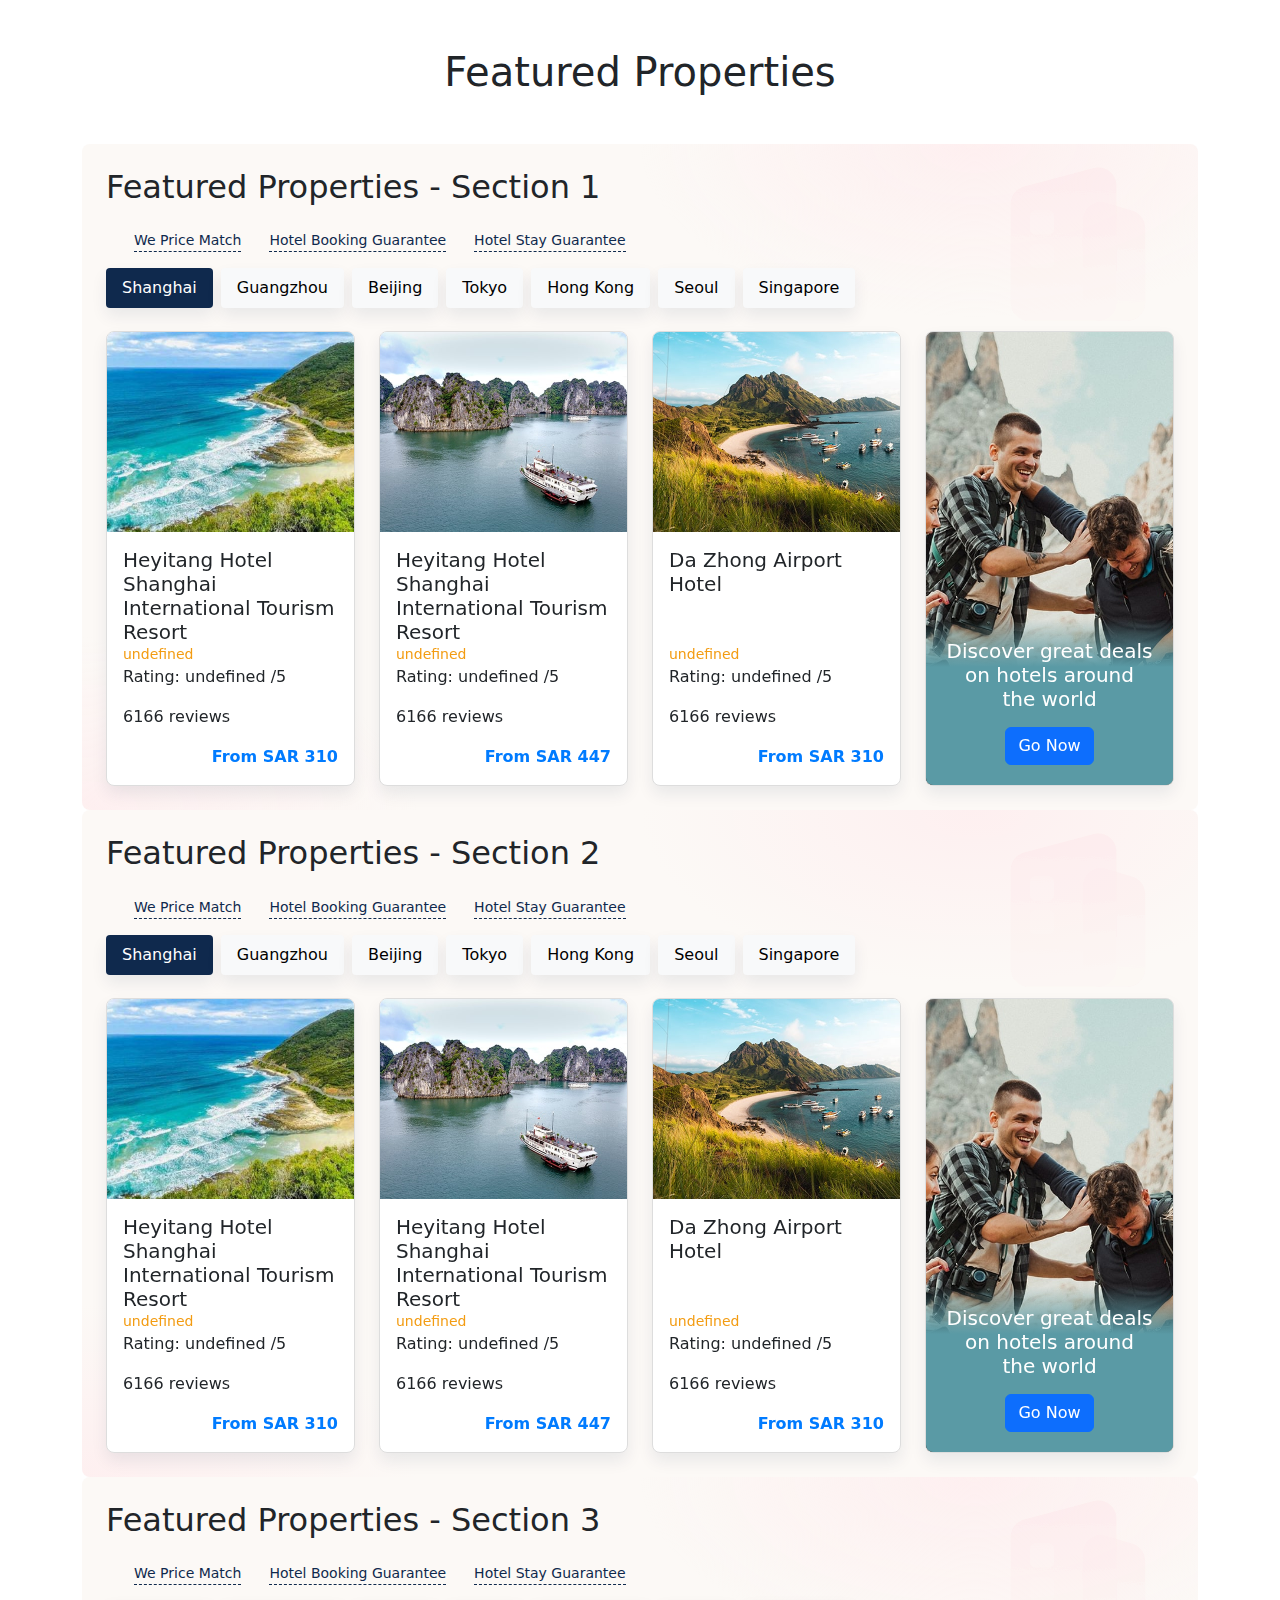
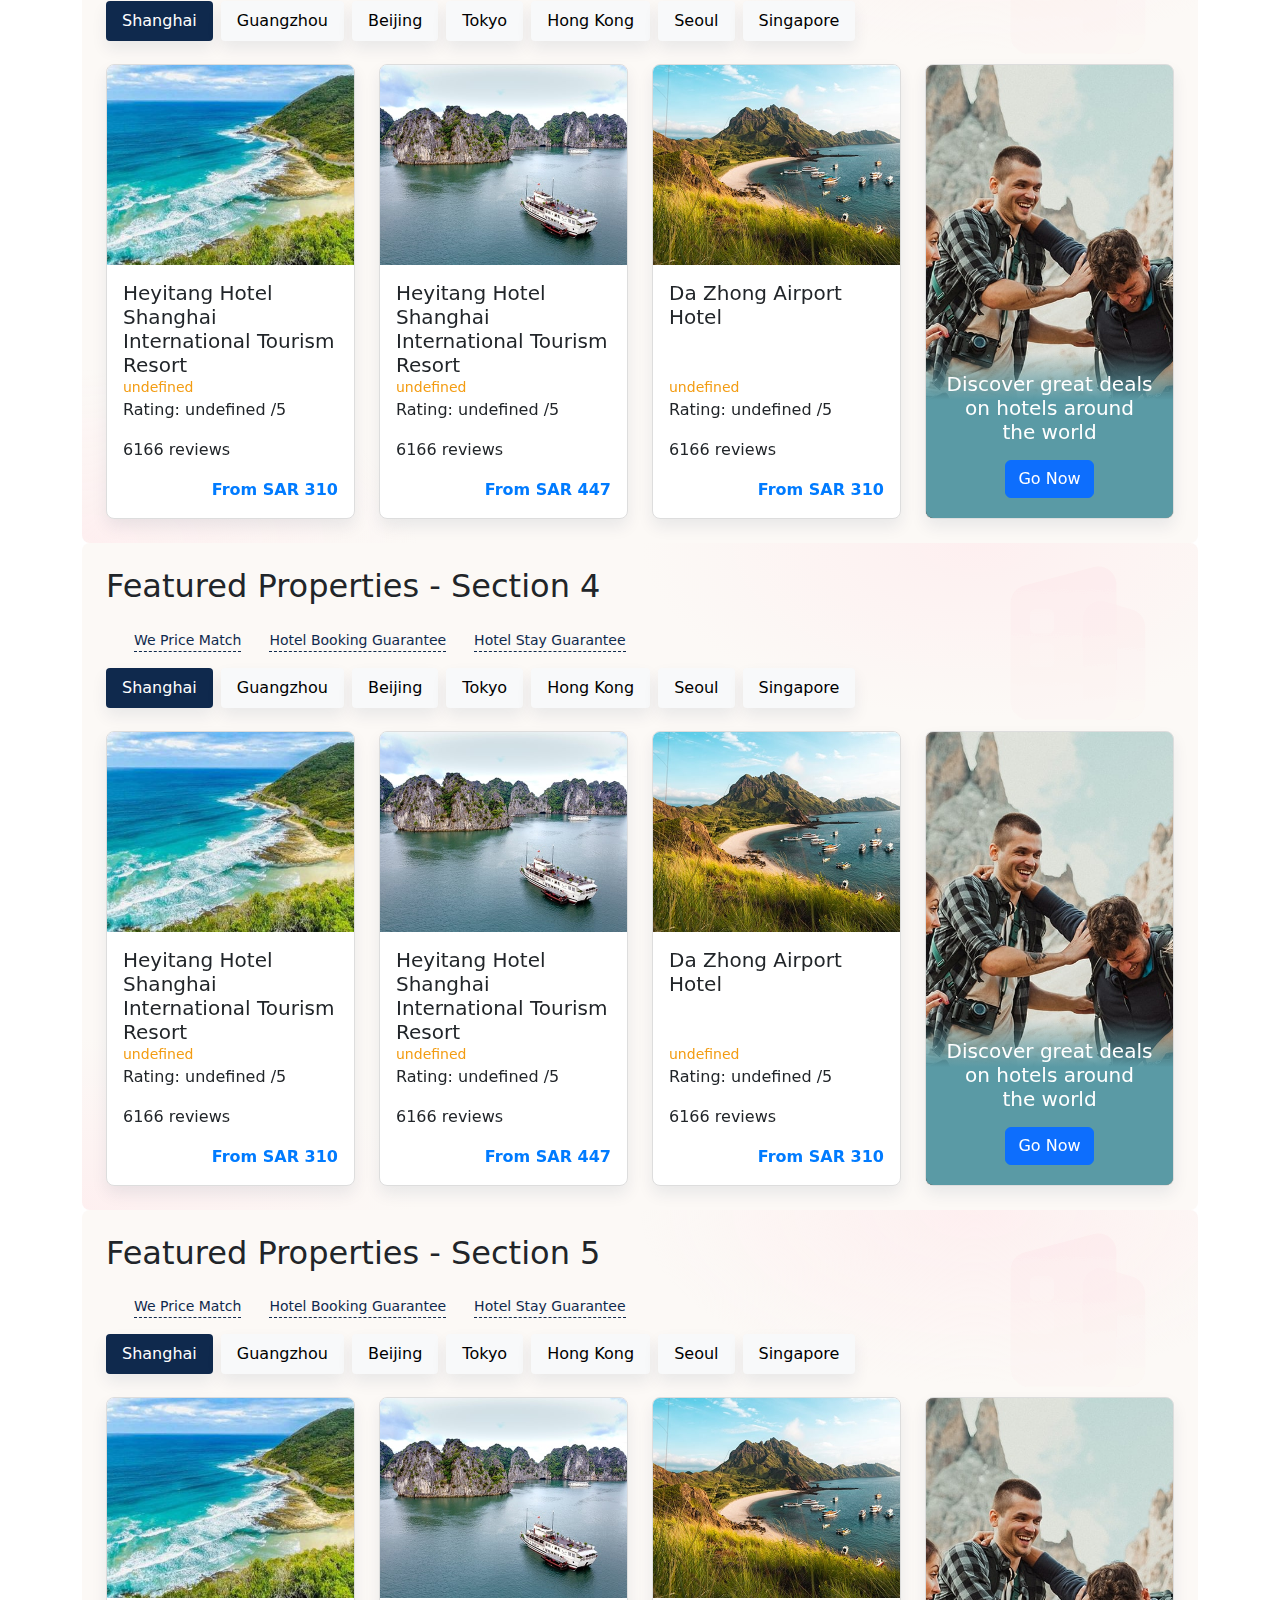
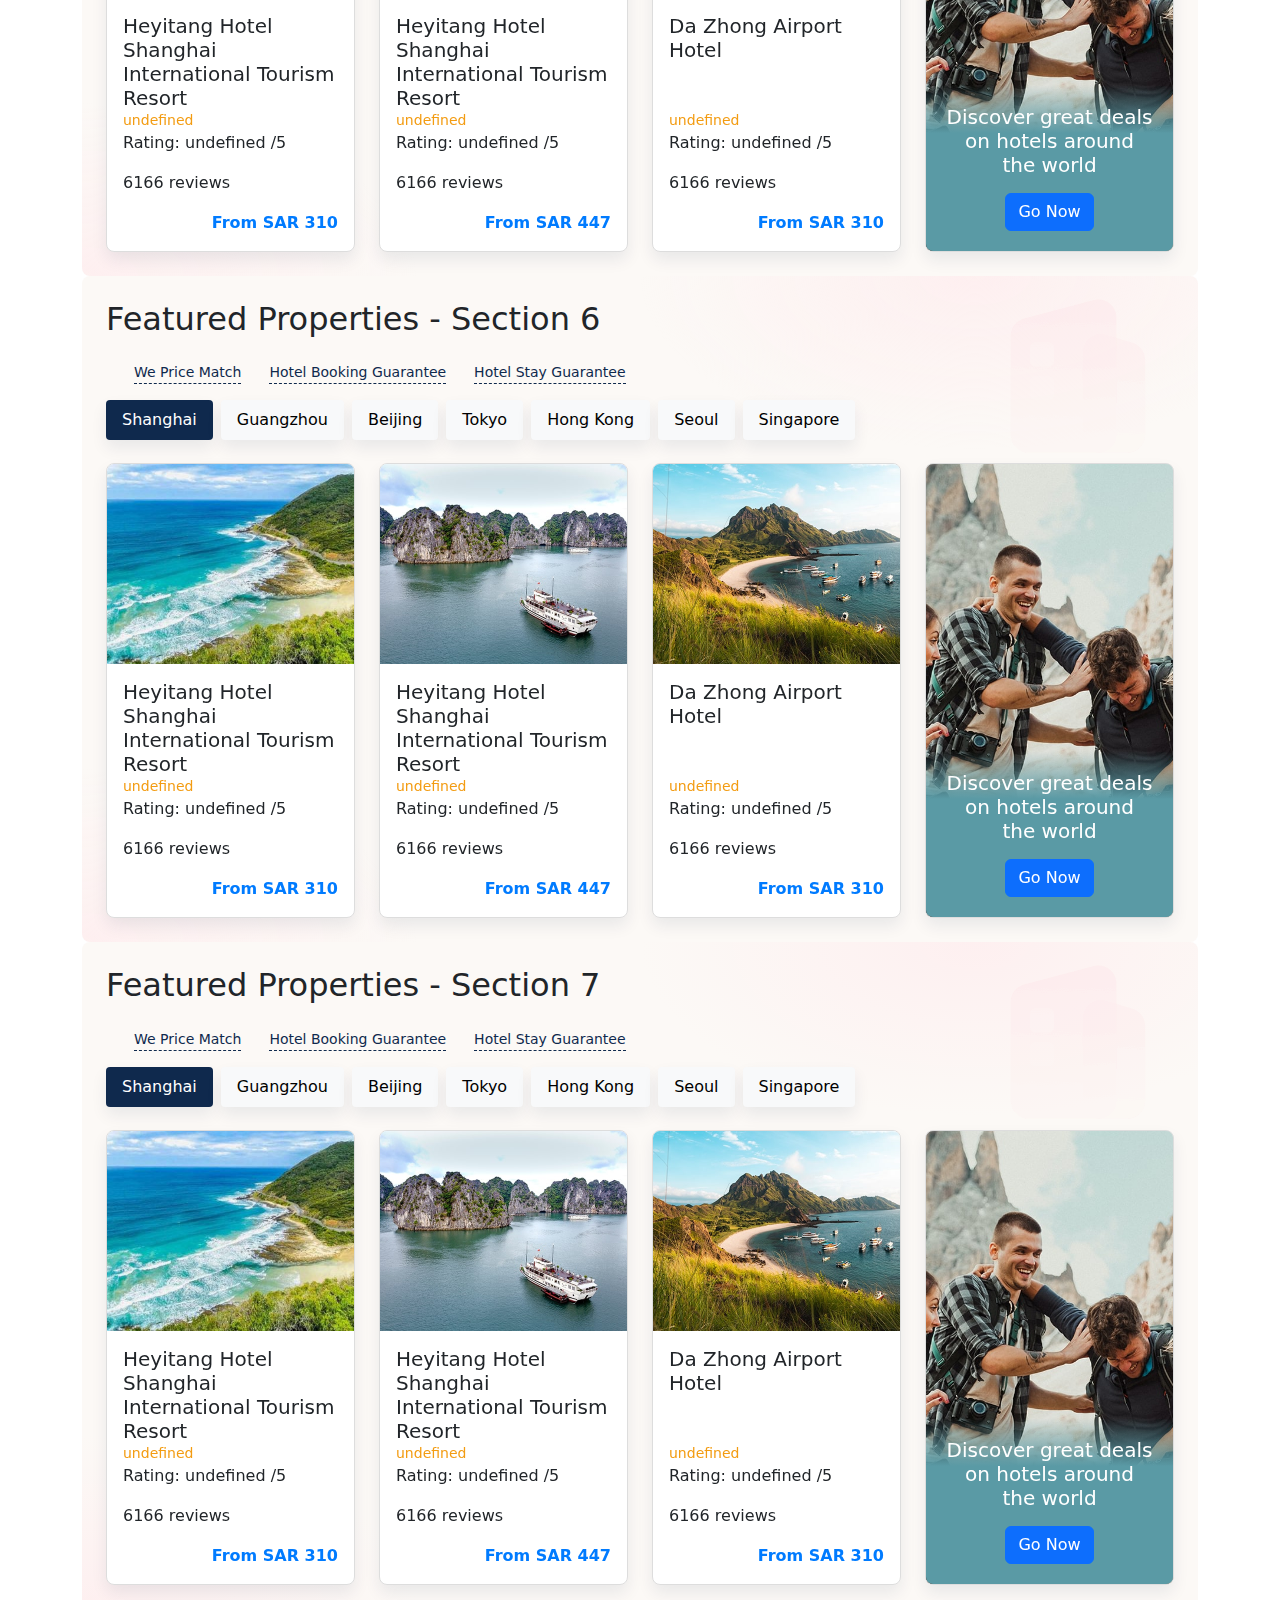
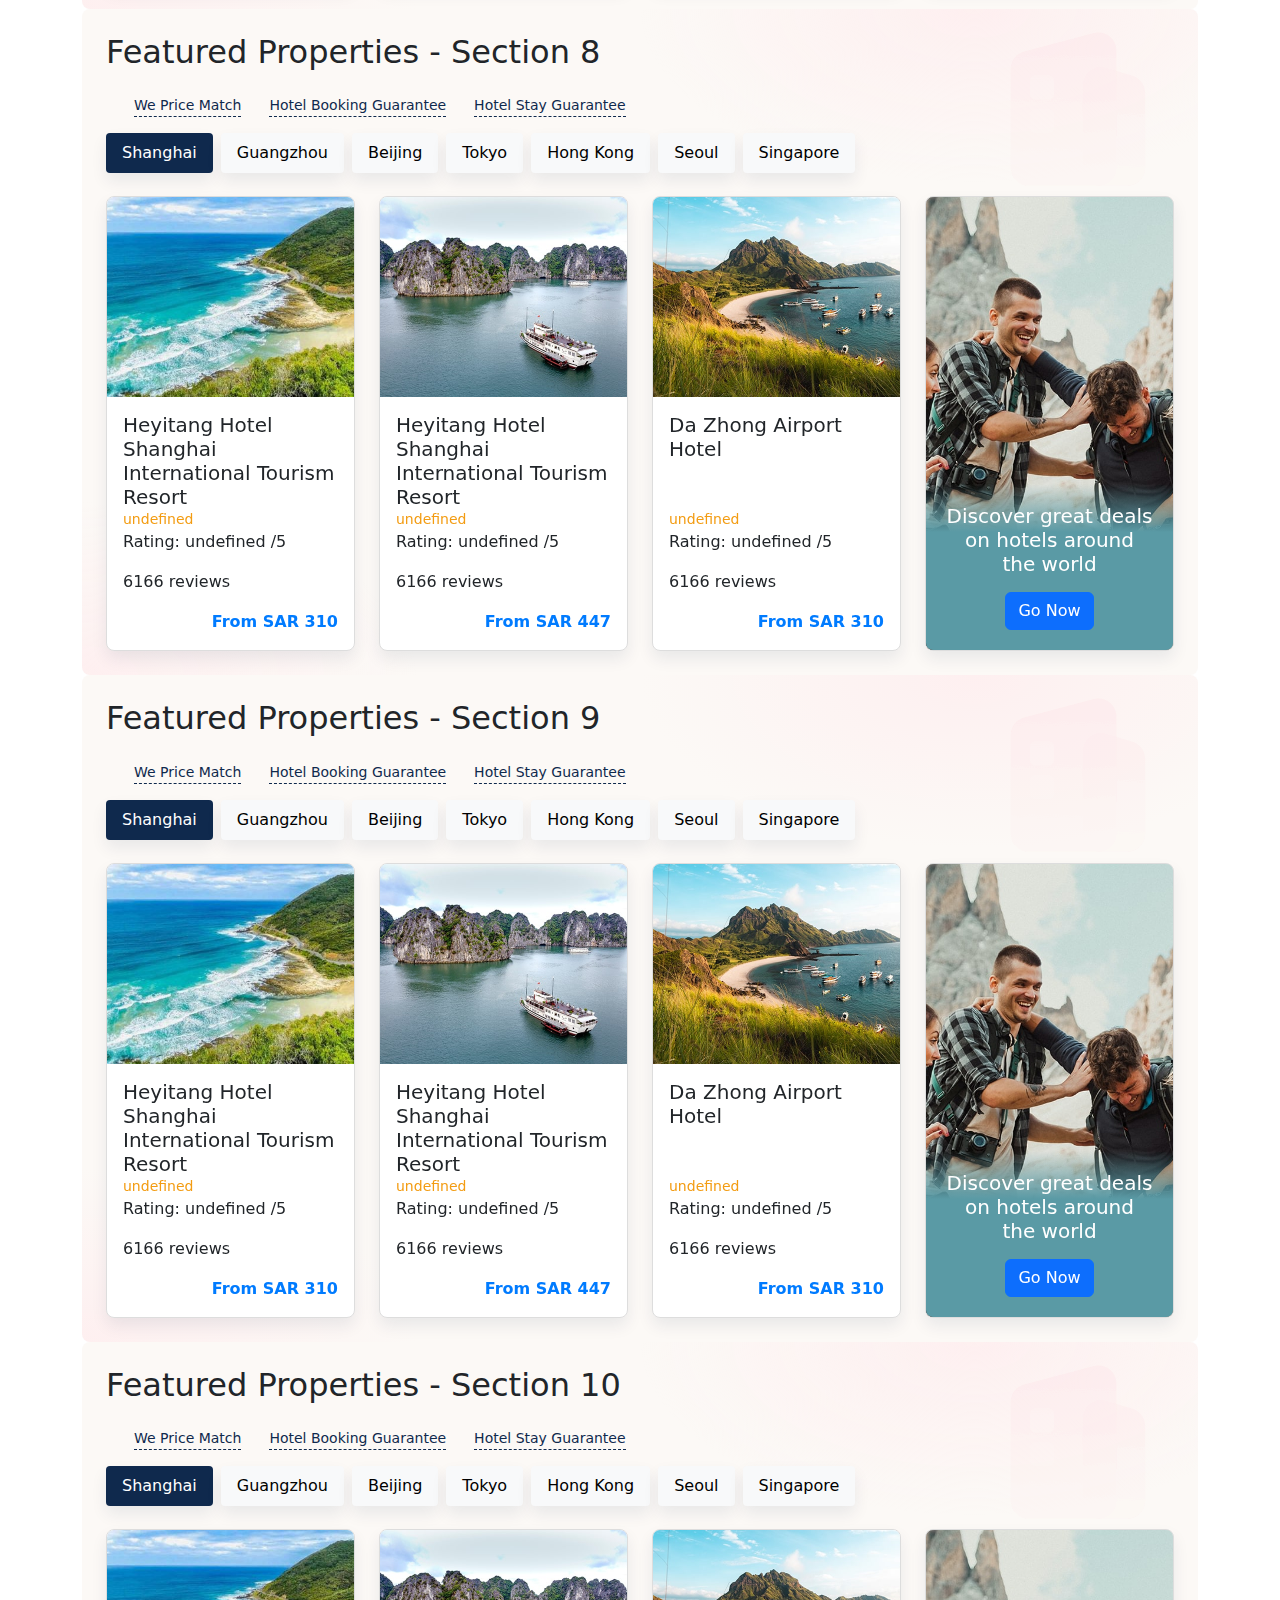
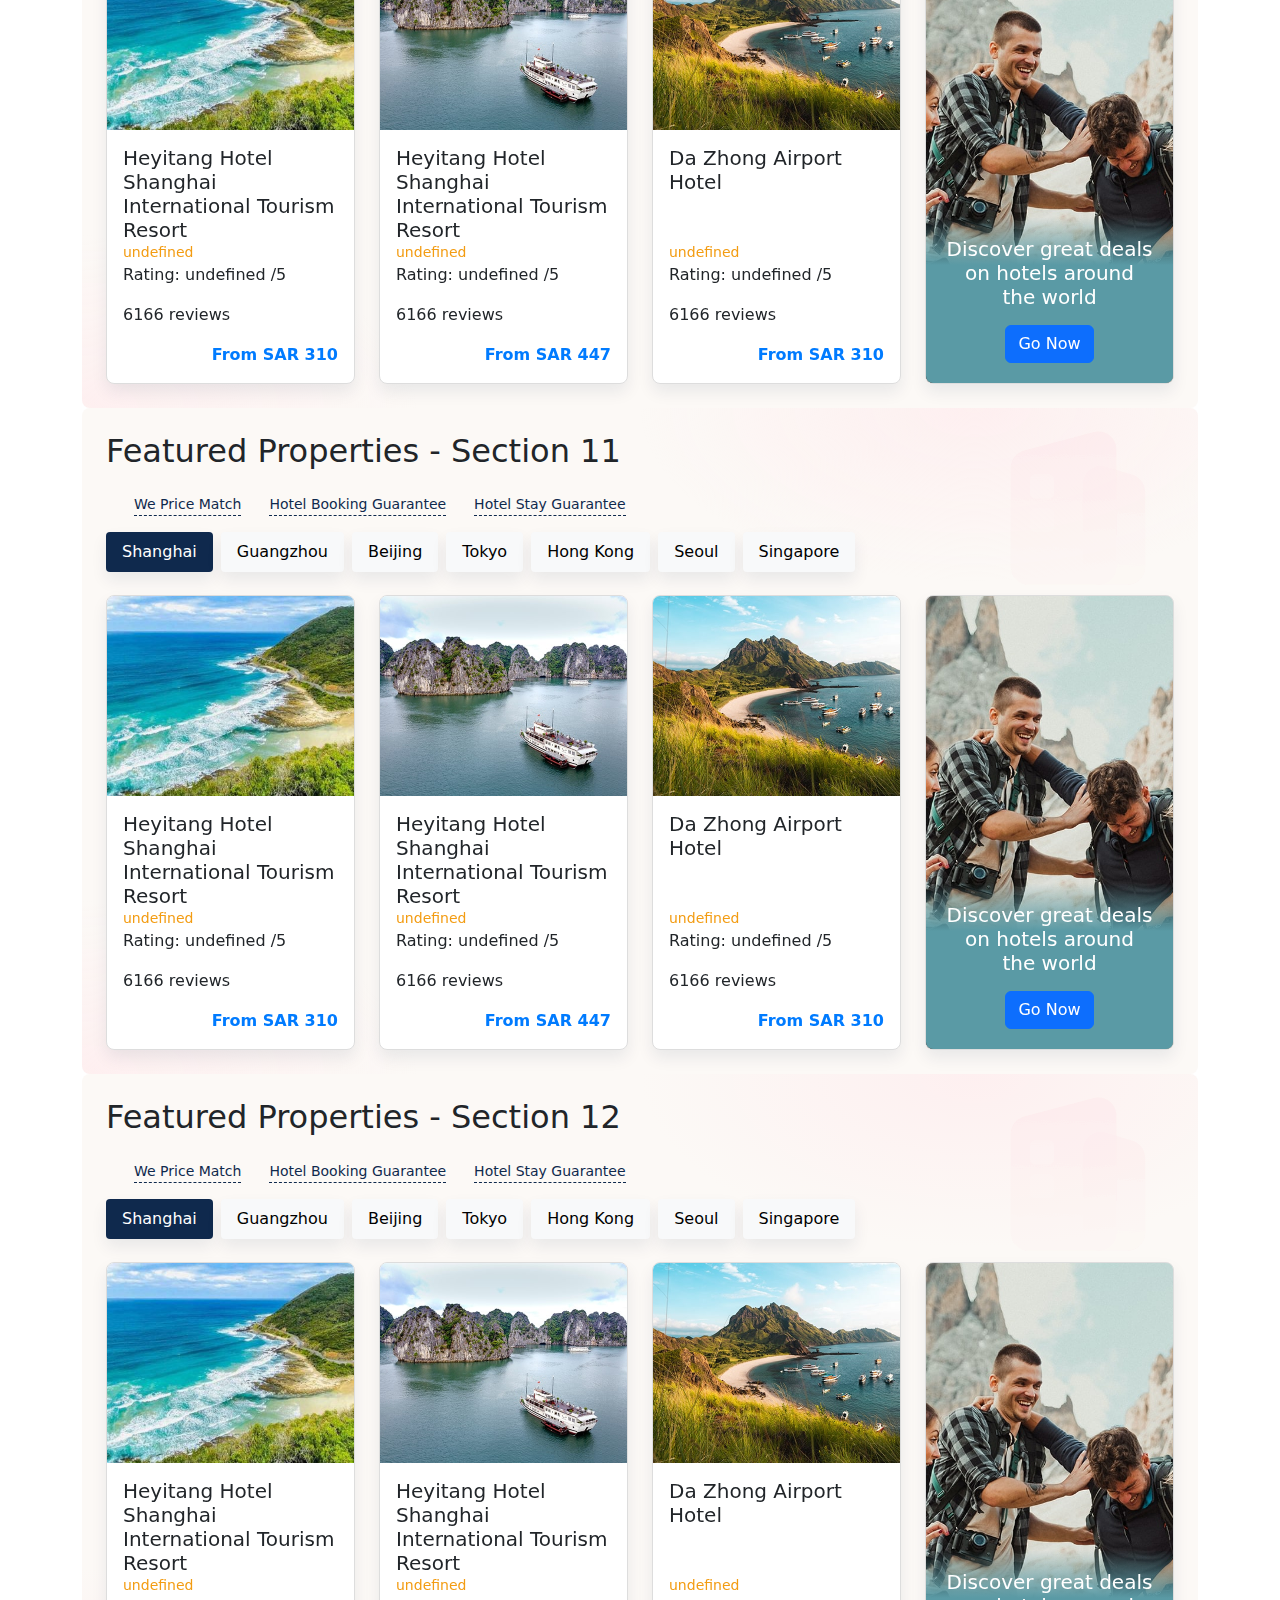
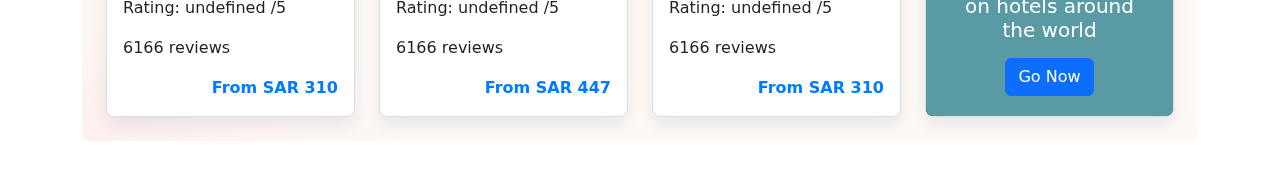
<file: 12-section.html>
<!DOCTYPE html>
<html lang="en">
<head>
  <meta charset="UTF-8">
  <meta name="viewport" content="width=device-width, initial-scale=1.0">
  <title>Dynamic Featured Properties</title>
  <!-- Bootstrap CSS -->
  <link href="https://cdn.jsdelivr.net/npm/bootstrap@5.3.0/dist/css/bootstrap.min.css" rel="stylesheet">
  <style>
    .property-card {
      border: 1px solid #ddd;
      border-radius: 8px;
      overflow: hidden;
      transition: box-shadow 0.3s ease-in-out;
    }
    .property-card:hover {
      box-shadow: 0 4px 10px rgba(0, 0, 0, 0.2);
    }
    .property-image img {
      width: 100%;
      height: 200px;
      object-fit: cover;
    }
    .property-content {
      padding: 16px;
    }
    .property-rating {
      font-size: 14px;
      color: #f39c12;
    }
    .price {
      font-weight: bold;
      color: #007bff;
    }
    .nav-tabs {
      border-bottom: none;
    }
    .nav-tabs .nav-link {
      background-color: #f8f9fa;
      color: #000;
      border: none;
      border-radius: 5px;
      margin-right: 8px;
      padding: 8px 16px;
      transition: background-color 0.3s ease-in-out, color 0.3s ease-in-out;
      border-color: transparent;
    border-radius: 4px;
    box-shadow: 0 8px 16px 0 rgba(15, 41, 77, .08);
    }
    .nav-tabs .nav-link.active {
      /* background-color: #002855;
      color: #ffffff; */
      background-color: #0f294d;
    color: #fff;

    }
    .nav-tabs .nav-link:focus {
      box-shadow: none; /* إزالة حركة التركيز */
    }
    .row > div {
    display: flex;
  }

  /* تثبيت ارتفاع البطاقات */
  .property-card {
    height: 100%; /* ضمان أن البطاقات تأخذ ارتفاع العمود بالكامل */
    display: flex;
    flex-direction: column; /* ترتيب المحتوى عموديًا */
    justify-content: space-between; /* توزيع العناصر بالتساوي */
    background: #fff;
    border-radius: 8px;
    box-shadow: 0 8px 16px 0 rgba(15, 41, 77, .08);
    display: flex;
    flex-direction: column;
    height: 100%;
    overflow: hidden;
    transform: translateZ(0);
  }

  /* صورة الخلفية في البطاقة الثابتة */
  .property-card.fixed-height {
    min-height: 300px; /* تثبيت الارتفاع الأدنى */
  }

  .property-card {
    height: 100%; /* تأخذ كامل ارتفاع العمود */
    display: flex;
    flex-direction: column; /* ترتيب العناصر عموديًا */
    justify-content: space-between; /* توزيع المساحات بالتساوي */
  }

  .property-image img {
    width: 100%;
    height: 200px;
    object-fit: cover;
  }

  .property-content {
    flex-grow: 1; /* يسمح للنصوص باستخدام المساحة المتاحة فقط */
    padding: 16px;
    display: flex;
    flex-direction: column;
    justify-content: space-between; /* توزيع النصوص بالتساوي */
  }

  .property-content h5 {
    margin-bottom: auto; /* اجعل النص يلتصق بالجزء العلوي */
  }
.property-content-fixedimg {
  margin-top: auto;
}
  .price {
    /* margin-top: auto;  */
    font-weight: bold;
    color: #007bff;
    align-self: end;
  }
  .property-review {
    display: flex;
    gap: .5rem;
    color: #00429b;
    font-weight: 700;
    margin-top: .3rem;
}
  
  .property-city-rating {
    background: #00429b;
    border-radius: 11px 0 11px 11px;
    padding: 1px 6px;
    color: #fff;

  }
  .property-total-rating {
    color: hsla(0, 0%, 100%, .5);
    font-size: 12px;
    line-height: 1.3;
  }
  .property-city-title {
    color: #0f294d;
    font-size: 16px;
    font-weight: 700;
    line-height: 22px;
    margin-right: 4px;
    overflow: hidden;
    text-overflow: ellipsis;
  }
  .icon-home {
    display: flex;
    justify-content: center;


}
.ol-usp-simple-text__icon {
    background-size: 100% 100%;
    flex-shrink: 0;
    height: 20px;
    margin-right: 8px;
    width: 20px;

}
.icon-home-title {
    border-bottom: .5px dashed #0f294d;
    color: #0f294d;
    cursor: help;
    font-size: 14px;
    font-weight: 500;
    vertical-align: top;
}
.city-section-wrapper{
  background: url([data-uri]) no-repeat right 24px top 4px, radial-gradient(ellipse 30% 26% at 80% 0, rgba(255, 233, 236, .6), transparent), radial-gradient(ellipse 30% 26% at bottom left, rgba(255, 233, 236, .6), transparent), #fcf9f6;
    border-radius: 8px;
    overflow: hidden;
    padding: 24px;
    width: 100%;
}
  </style>
</head>
<body>

<div class="container py-5">
  <h1 class="mb-5 text-center">Featured Properties</h1>

  <!-- تكرار القسم 12 مرة -->
  <div id="sections-container">
    <!-- سيتم إدراج الأقسام هنا -->
  </div>
</div>

<script>
  // البيانات الأساسية
  const sectionData = {
    tabs: [
      { id: 'shanghai', name: 'Shanghai' },
      { id: 'guangzhou', name: 'Guangzhou' },
      { id: 'beijing', name: 'Beijing' },
      { id: 'tokyo', name: 'Tokyo' },
      { id: 'hong-kong', name: 'Hong Kong' },
      { id: 'seoul', name: 'Seoul' },
      { id: 'singapore', name: 'Singapore' }
    ],
    properties: [
      {
        image: 'img/destination-1.jpg',
        title: 'Heyitang Hotel Shanghai International Tourism Resort',
        ratingstar: '⭐⭐⭐⭐⭐',
        ratingcity : ' 4.7',
        totalrating : ' /5',
        review: ' 6166 reviews',
        price: 'From SAR 310',
      },
      {
        image: 'img/destination-2.jpg',
        title: 'Heyitang Hotel Shanghai International Tourism Resort  ',
        ratingstar: '⭐⭐⭐⭐⭐',
        ratingcity : ' 4.7',
        totalrating : ' /5',
        review: ' 6166 reviews',
        price: 'From SAR 447',
      },
      {
        image: 'img/destination-3.jpg',
        title: 'Da Zhong Airport Hotel',
        ratingstar: '⭐⭐⭐⭐⭐',
        ratingcity : ' 4.7',
        totalrating : ' /5',
        review: ' 6166 reviews',
        price: 'From SAR 310',
      },
    ],
    fixedSection: {
      title: 'Discover great deals on hotels around the world',
      buttonText: 'Go Now',
      backgroundImage: 'img/bg-hero.jpg'
    }
  };

  // تكرار السكشن 12 مرة
  const sectionsContainer = document.getElementById('sections-container');
  for (let i = 1; i <= 12; i++) {
    const sectionHTML = `
      <div class="city-section-wrapper">
        <h2 class="mb-4">Featured Properties - Section ${i}</h2>
        <div class="icon-home-wraper d-flex">
          <div class="icon-home">
            <div class="ol-usp-simple-text__icon" style="background-image: url('https://ak-d.tripcdn.com/images/0AS6b1200090fx7s7F635.png'); height: 20px; width: 20px;"></div>
            <p class="icon-home-title">We Price Match</p>
          </div>
          <div class="icon-home">
            <div class="ol-usp-simple-text__icon" style="background-image: url('https://ak-d.tripcdn.com/images/0AS6o120009gxfriv28B3.png'); height: 20px; width: 20px;"></div>
            <p class="icon-home-title">Hotel Booking Guarantee</p>
          </div>
          <div class="icon-home">
            <div class="ol-usp-simple-text__icon" style="background-image: url('https://ak-d.tripcdn.com/images/0AS2j120009gxknwsA052.png'); height: 20px; width: 20px;"></div>
            <p class="icon-home-title">Hotel Stay Guarantee</p>
          </div>
        </div>
        <ul class="nav nav-tabs mb-4" id="propertyTabs${i}" role="tablist">
          ${sectionData.tabs.map((tab, index) => `
            <li class="nav-item">
              <button class="nav-link ${index === 0 ? 'active' : ''}" id="${tab.id}-tab-${i}" 
              onclick="showProperties('${tab.id}', ${i})">${tab.name}</button>
            </li>
          `).join('')}
        </ul>
        <div class="row row-cols-1 row-cols-sm-2 row-cols-md-4 g-4" id="dynamic-content-${i}">
          ${sectionData.properties.map(property => `
            <div class="col">
              <div class="property-card">
                <div class="property-image">
                  <img src="${property.image}" alt="${property.title}">
                </div>
                <div class="property-content">
                  <h5>${property.title}</h5>
                  <div class="property-rating">${property.rating}</div>
                  <p>Rating: ${property.cityRating} /5</p>
                  <p>${property.review}</p>
                  <div class="price">${property.price}</div>
                </div>
              </div>
            </div>
          `).join('')}
          <div class="col">
            <div class="property-card fixed-height" style="background: url('${sectionData.fixedSection.backgroundImage}') no-repeat center center/cover;">
              <div class="property-content-fixedimg" style="background: linear-gradient(180deg, transparent, #5a9aa5 48px, #5a9aa5); color: white; padding: 20px; text-align: center; flex-grow: 0;">
                <h5 class="mb-2">${sectionData.fixedSection.title}</h5>
                <button class="btn btn-primary mt-2">${sectionData.fixedSection.buttonText}</button>
              </div>
            </div>
          </div>
        </div>
      </div>
    `;
    sectionsContainer.innerHTML += sectionHTML;
  }

  // تحديث البيانات عند تغيير التبويبات
  function showProperties(city, sectionId) {
    const tabs = document.querySelectorAll(`#propertyTabs${sectionId} .nav-link`);
    tabs.forEach(tab => tab.classList.remove('active'));
    document.getElementById(`${city}-tab-${sectionId}`).classList.add('active');

    const propertiesContainer = document.getElementById(`dynamic-content-${sectionId}`);
    propertiesContainer.innerHTML = sectionData.properties.map(property => `
      <div class="col">
        <div class="property-card">
          <div class="property-image">
            <img src="${property.image}" alt="${property.title}">
          </div>
          <div class="property-content">
            <h5 class="mb-2 property-city-title">${property.title}</h5>
            <div class="property-rating">${property.ratingstar}</div>
            <div class="property-review"> 
                <p class="property-city-rating"> 
                  <span >${property.ratingcity}</span><span class ="property-total-rating">${property.totalrating}</span> 
                </p> ${property.review}  </div>
            <div class="price">${property.price}</div>
          </div>
        </div>
      </div>
    `).join('') + `
      <div class="col">
        <div class="property-card fixed-height" style="background: url('${sectionData.fixedSection.backgroundImage}') no-repeat center center/cover;">
          <div class="property-content-fixedimg" style="background: linear-gradient(180deg, transparent, #5a9aa5 48px, #5a9aa5); color: white; padding: 20px; text-align: center; flex-grow: 0;">
            <h5 class="mb-2">${sectionData.fixedSection.title}</h5>
            <button class="btn btn-primary mt-2">${sectionData.fixedSection.buttonText}</button>
          </div>
        </div>
      </div>
    `;
  }
</script>

<!-- Bootstrap JS -->
<script src="https://cdn.jsdelivr.net/npm/bootstrap@5.3.0/dist/js/bootstrap.bundle.min.js"></script>
</body>
</html>
</file>
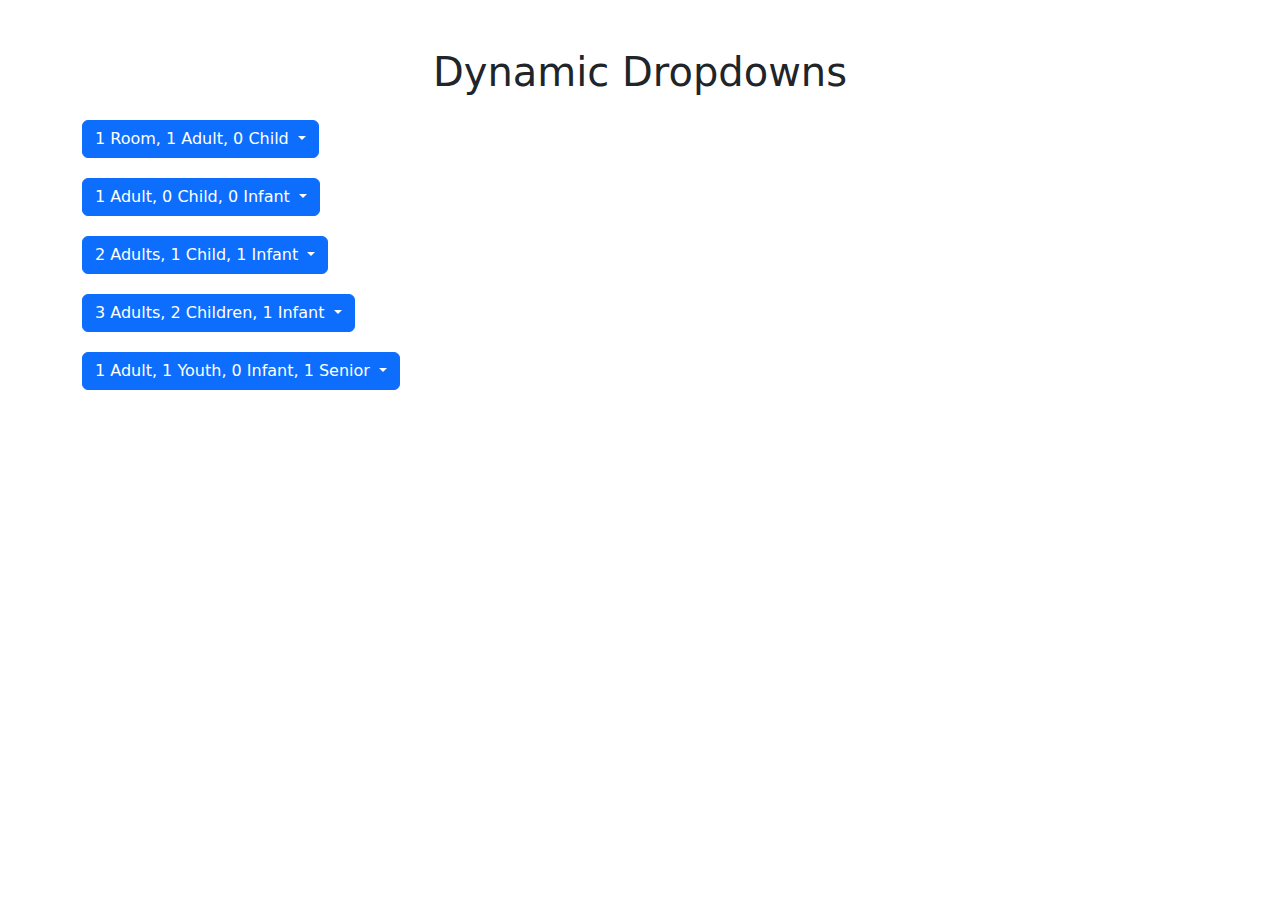
<file: dropdown-code.html>
<!DOCTYPE html>
<html lang="en">
<head>
  <meta charset="UTF-8">
  <meta name="viewport" content="width=device-width, initial-scale=1.0">
  <title>Dynamic Dropdowns</title>
  <!-- Bootstrap CSS -->
  <link href="https://cdn.jsdelivr.net/npm/bootstrap@5.3.0/dist/css/bootstrap.min.css" rel="stylesheet">
  <style>
    .dropdown-menu {
      padding: 15px;
      width: 350px;
    }
    .counter-control {
      display: flex;
      align-items: center;
      justify-content: space-between;
      padding: 10px 0;
    }
    .counter-control span {
      font-weight: bold;
    }
    .counter-btn {
      width: 30px;
      height: 30px;
      text-align: center;
      line-height: 30px;
      border: 1px solid #ccc;
      border-radius: 50%;
      cursor: pointer;
      user-select: none;
    }
    .counter-btn:hover {
      background-color: #f0f0f0;
    }
    .child-age-select {
      margin-top: 10px;
    }
    .dropdown-wrapper {
      margin-bottom: 20px;
    }
    .info-text {
      font-size: 0.9rem;
      color: #555;
      margin-bottom: 15px;
    }
  </style>
</head>
<body>
  <div class="container mt-5">
    <h1 class="text-center mb-4">Dynamic Dropdowns</h1>

    <!-- أماكن القوائم -->
    <div id="dropdownLocation1" class="dropdown-wrapper"></div>
    <div id="dropdownLocation2_1" class="dropdown-wrapper"></div>
    <div id="dropdownLocation2_2" class="dropdown-wrapper"></div>
    <div id="dropdownLocation2_3" class="dropdown-wrapper"></div>
    <div id="dropdownLocation3" class="dropdown-wrapper"></div>
  </div>

  <!-- Bootstrap Bundle with Popper -->
  <script src="https://cdn.jsdelivr.net/npm/bootstrap@5.3.0/dist/js/bootstrap.bundle.min.js"></script>
  <script>
    // بيانات القوائم
    const dropdownsData = [
      {
        locationId: "dropdownLocation1",
        type: "one",
        rooms: 1,
        adults: 1,
        children: 0,
        withChildAgeFields: true,
      },
      {
        locationId: "dropdownLocation2_1",
        type: "two",
        adults: 1,
        children: 0,
        infants: 0,
        economyClass: true,
        infoText: "Please select the exact number of passengers to view the best prices.",
      },
      {
        locationId: "dropdownLocation2_2",
        type: "two",
        adults: 2,
        children: 1,
        infants: 1,
        economyClass: true,
        infoText: "Plan your trip with the best class selection.",
      },
      {
        locationId: "dropdownLocation2_3",
        type: "two",
        adults: 3,
        children: 2,
        infants: 1,
        economyClass: true,
        infoText: "Select your passengers carefully for accurate pricing.",
      },
      {
        locationId: "dropdownLocation3",
        type: "three",
        adults: 1,
        youths: 1,
        infants: 0,
        seniors: 1,
        infoText: `
          <ul>
            <li>Infants under 4 years old can usually travel for free.</li>
            <li>Passenger types must be selected based on age on the day of travel.</li>
          </ul>
        `,
      },
    ];

    // إنشاء القوائم
    dropdownsData.forEach((dropdown) => {
      if (dropdown.type === "one") {
        createDropdownOne(dropdown);
      } else if (dropdown.type === "two") {
        createDropdownTwo(dropdown);
      } else if (dropdown.type === "three") {
        createDropdownThree(dropdown);
      }
    });

    // إنشاء القائمة الأولى
    function createDropdownOne(data) {
      const locationElement = document.getElementById(data.locationId);
      if (!locationElement) return;

      let dropdownHTML = `
        <div class="dropdown">
          <button class="btn btn-primary dropdown-toggle" type="button" id="dropdownButton${data.locationId}" data-bs-toggle="dropdown" aria-expanded="false">
            ${data.rooms} Room${data.rooms > 1 ? "s" : ""}, ${data.adults} Adult${data.adults > 1 ? "s" : ""}, ${data.children} Child${data.children > 1 ? "ren" : ""}
          </button>
          <div class="dropdown-menu" onclick="preventClose(event)">
      `;

      dropdownHTML += generateCounterHTML(data.locationId, "Rooms", "rooms", data.rooms, "(Min 1)");
      dropdownHTML += generateCounterHTML(data.locationId, "Adults", "adults", data.adults, "(18+ yrs)");
      dropdownHTML += generateCounterHTML(data.locationId, "Children", "children", data.children, "(0-12 yrs)");

      if (data.withChildAgeFields) {
        dropdownHTML += `<div id="childAges${data.locationId}" class="child-age-select"></div>`;
      }

      dropdownHTML += `
            <div class="text-end mt-3">
              <button class="btn btn-primary" onclick="updateButtonText('${data.locationId}')">Done</button>
            </div>
          </div>
        </div>
      `;

      locationElement.innerHTML = dropdownHTML;
    }

    // إنشاء القائمة الثانية
    function createDropdownTwo(data) {
      const locationElement = document.getElementById(data.locationId);
      if (!locationElement) return;

      let dropdownHTML = `
        <div class="dropdown">
          <button class="btn btn-primary dropdown-toggle" type="button" id="dropdownButton${data.locationId}" data-bs-toggle="dropdown" aria-expanded="false">
            ${data.adults} Adult${data.adults > 1 ? "s" : ""}, ${data.children} Child${data.children > 1 ? "ren" : ""}, ${data.infants} Infant${data.infants > 1 ? "s" : ""}
          </button>
          <div class="dropdown-menu" onclick="preventClose(event)">
      `;

      if (data.infoText) {
        dropdownHTML += `<p class="info-text">${data.infoText}</p>`;
      }

      dropdownHTML += generateCounterHTML(data.locationId, "Adults", "adults", data.adults, "(18+ yrs)");
      dropdownHTML += generateCounterHTML(data.locationId, "Children", "children", data.children, "(0-12 yrs)");
      dropdownHTML += generateCounterHTML(data.locationId, "Infants", "infants", data.infants, "(0-3 yrs)");

      dropdownHTML += `
        <div class="mt-3">
          <label for="economyClass${data.locationId}">Travel Class</label>
          <select id="economyClass${data.locationId}" class="form-select">
            <option value="Economy">Economy</option>
            <option value="Business">Business</option>
            <option value="First Class">First Class</option>
          </select>
        </div>
      `;

      dropdownHTML += `
            <div class="text-end mt-3">
              <button class="btn btn-primary" onclick="updateButtonText('${data.locationId}')">Done</button>
            </div>
          </div>
        </div>
      `;

      locationElement.innerHTML = dropdownHTML;
    }

    // إنشاء القائمة الثالثة
    function createDropdownThree(data) {
      const locationElement = document.getElementById(data.locationId);
      if (!locationElement) return;

      let dropdownHTML = `
        <div class="dropdown">
          <button class="btn btn-primary dropdown-toggle" type="button" id="dropdownButton${data.locationId}" data-bs-toggle="dropdown" aria-expanded="false">
            ${generateButtonText(data)}
          </button>
          <div class="dropdown-menu" onclick="preventClose(event)">
      `;

      if (data.infoText) {
        dropdownHTML += `<p class="info-text">${data.infoText}</p>`;
      }

      dropdownHTML += generateCounterHTML(data.locationId, "Adults", "adults", data.adults, "(30-59 yrs)");
      dropdownHTML += generateCounterHTML(data.locationId, "Youths", "youths", data.youths, "(4-29 yrs)");
      dropdownHTML += `<div id="youthAges${data.locationId}" class="child-age-select"></div>`;
      dropdownHTML += generateCounterHTML(data.locationId, "Infants", "infants", data.infants, "(0-3 yrs)");
      dropdownHTML += generateCounterHTML(data.locationId, "Seniors", "seniors", data.seniors, "(60+ yrs)");

      dropdownHTML += `
            <div class="text-end mt-3">
              <button class="btn btn-primary" onclick="updateButtonText('${data.locationId}')">Done</button>
            </div>
          </div>
        </div>
      `;

      locationElement.innerHTML = dropdownHTML;
    }

    // إنشاء النص في الزر بناءً على القيم
    function generateButtonText(data) {
      const parts = [];
      if (data.adults !== undefined) parts.push(`${data.adults} Adult${data.adults > 1 ? "s" : ""}`);
      if (data.youths !== undefined) parts.push(`${data.youths} Youth${data.youths > 1 ? "s" : ""}`);
      if (data.infants !== undefined) parts.push(`${data.infants} Infant${data.infants > 1 ? "s" : ""}`);
      if (data.seniors !== undefined) parts.push(`${data.seniors} Senior${data.seniors > 1 ? "s" : ""}`);
      return parts.join(", ");
    }

    // إنشاء الحقول الديناميكية لكل قيمة
    function generateCounterHTML(locationId, label, type, value, note = "") {
      return `
        <div class="counter-control">
          <span>${label} ${note ? `<small class="small-note">${note}</small>` : ""}</span>
          <div>
            <span class="counter-btn" onclick="updateCounter('${locationId}', '${type}', -1)">−</span>
            <span id="${type}${locationId}" class="mx-2">${value}</span>
            <span class="counter-btn" onclick="updateCounter('${locationId}', '${type}', 1)">+</span>
          </div>
        </div>
      `;
    }

    // منع إغلاق القائمة عند التفاعل داخلها
    function preventClose(event) {
      event.stopPropagation();
    }

    // تحديث العداد
    function updateCounter(locationId, type, increment) {
      const counter = document.getElementById(`${type}${locationId}`);
      let value = parseInt(counter.textContent);
      value += increment;

      if (value < 1 && (type === "adults" || type === "rooms")) value = 1; // الحد الأدنى للبالغين والغرف
      if (value < 0) value = 0;

      counter.textContent = value;

      if (type === "children" && locationId === "dropdownLocation1") {
        updateChildAgeFields(locationId, value);
      }

      if (type === "youths" && locationId === "dropdownLocation3") {
        updateYouthAgeFields(locationId, value);
      }

      updateButtonText(locationId);
    }

    // تحديث النص في الزر الرئيسي
    function updateButtonText(locationId) {
      const button = document.getElementById(`dropdownButton${locationId}`);
      const adults = document.getElementById(`adults${locationId}`)?.textContent || 0;
      const youths = document.getElementById(`youths${locationId}`)?.textContent || 0;
      const infants = document.getElementById(`infants${locationId}`)?.textContent || 0;
      const seniors = document.getElementById(`seniors${locationId}`)?.textContent || 0;
      const rooms = document.getElementById(`rooms${locationId}`)?.textContent || 0;
      const children = document.getElementById(`children${locationId}`)?.textContent || 0;

      let text = "";
      if (rooms) text += `${rooms} Room${rooms > 1 ? "s" : ""}, `;
      if (adults) text += `${adults} Adult${adults > 1 ? "s" : ""}`;
      if (children) text += `, ${children} Child${children > 1 ? "ren" : ""}`;
      if (infants) text += `, ${infants} Infant${infants > 1 ? "s" : ""}`;
      if (youths) text += `, ${youths} Youth${youths > 1 ? "s" : ""}`;
      if (seniors) text += `, ${seniors} Senior${seniors > 1 ? "s" : ""}`;

      button.textContent = text.trim().replace(/,$/, "");
    }

    // تحديث حقول أعمار الأطفال في القائمة الأولى



    // تحديث حقول أعمار الأطفال في القائمة الأولى
    function updateChildAgeFields(locationId, numChildren) {
      const childAgesContainer = document.getElementById(`childAges${locationId}`);
      childAgesContainer.innerHTML = ""; // تنظيف الحقول القديمة

      for (let i = 1; i <= numChildren; i++) {
        // إنشاء الحقل مع النص الافتراضي "Child X Age"
        const childAgeField = document.createElement("select");
        childAgeField.className = "form-select mb-2";
        childAgeField.id = `childAge${locationId}-${i}`;
        childAgeField.innerHTML = `
          <option value="" disabled selected>Child ${i} Age</option>
          ${Array.from({ length: 12 }, (_, j) => `<option value="${j + 1}">${j + 1} years</option>`).join("")}
        `;
        childAgesContainer.appendChild(childAgeField);
      }
    }




    function updateYouthAgeFields(locationId, numYouths) {
      const youthAgesContainer = document.getElementById(`youthAges${locationId}`);
      youthAgesContainer.innerHTML = ""; // تنظيف الحقول القديمة

      for (let i = 1; i <= numYouths; i++) {
        const youthAgeField = document.createElement("select");
        youthAgeField.className = "form-select mb-2";
        youthAgeField.id = `youthAge${locationId}-${i}`;
        youthAgeField.innerHTML = `
          <option value="" disabled selected>Youth ${i} Age</option>
          ${Array.from({ length: 26 }, (_, j) => `<option value="${j + 4}">${j + 4} years</option>`).join("")}
        `;
        youthAgesContainer.appendChild(youthAgeField);
      }
    }



    // وظائف المساعدة (مثل تحديث النصوص، التحكم في العدادات)
    // ... باقي الوظائف موجودة هنا (نفس الوظائف السابقة) ...
  </script>
</body>
</html>
</file>
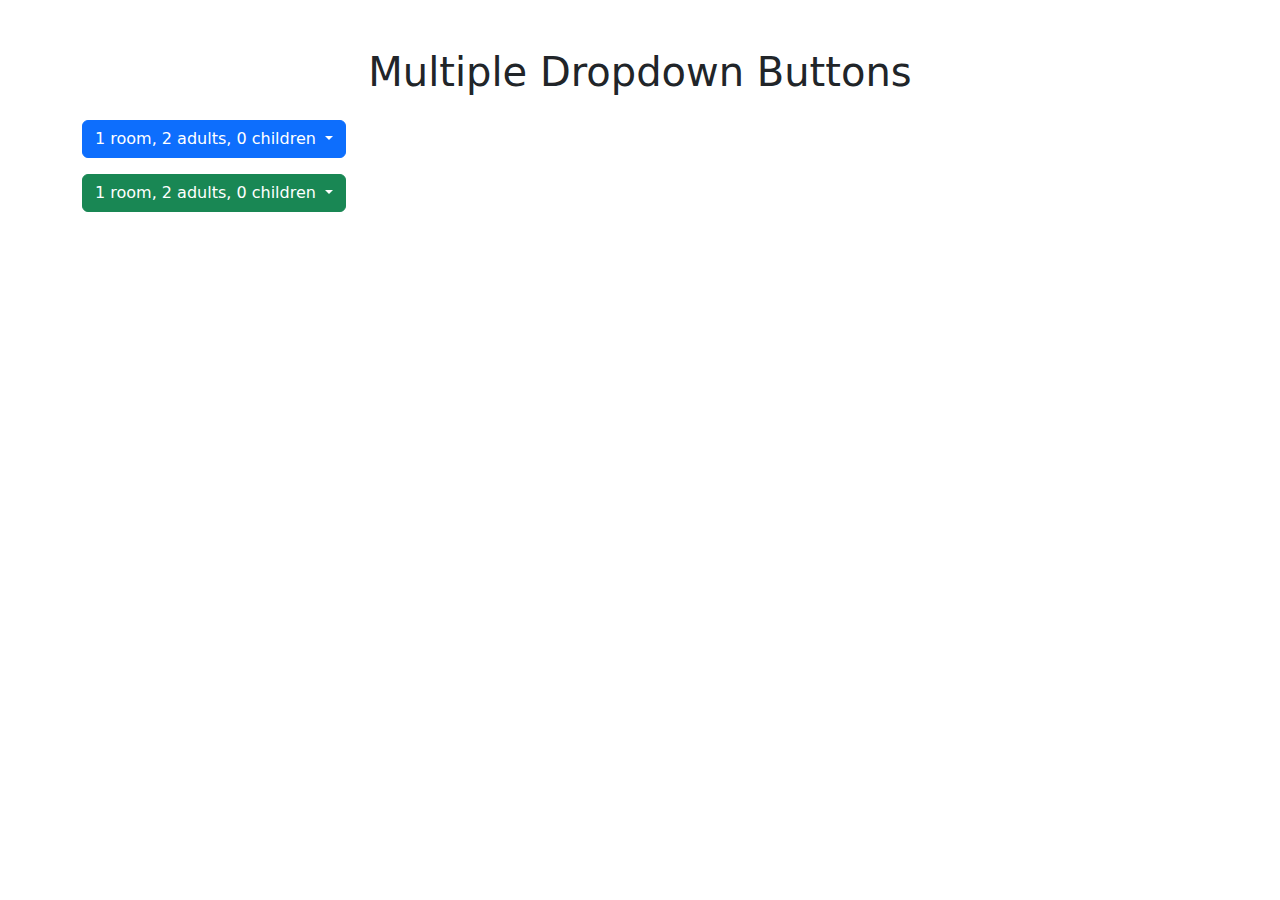
<file: flight.html>
<!DOCTYPE html>
<html lang="en">
<head>
  <meta charset="UTF-8">
  <meta name="viewport" content="width=device-width, initial-scale=1.0">
  <title>Multiple Dropdown Buttons</title>
  <!-- Bootstrap CSS -->
  <link href="https://cdn.jsdelivr.net/npm/bootstrap@5.3.0/dist/css/bootstrap.min.css" rel="stylesheet">
  <style>
    .dropdown-menu {
      padding: 15px;
      width: 300px;
    }
    .counter-control {
      display: flex;
      align-items: center;
      justify-content: space-between;
      padding: 10px 0;
    }
    .counter-control span {
      font-weight: bold;
    }
    .counter-btn {
      width: 30px;
      height: 30px;
      text-align: center;
      line-height: 30px;
      border: 1px solid #ccc;
      border-radius: 50%;
      cursor: pointer;
      user-select: none;
    }
    .counter-btn:hover {
      background-color: #f0f0f0;
    }
  </style>
</head>
<body>
  <div class="container mt-5">
    <h1 class="text-center mb-4">Multiple Dropdown Buttons</h1>

    <!-- الزر الأول -->
    <div class="dropdown mb-3">
      <button class="btn btn-primary dropdown-toggle" type="button" id="dropdownButton1" data-bs-toggle="dropdown" aria-expanded="false">
        1 room, 2 adults, 0 children
      </button>
      <div class="dropdown-menu" onclick="preventClose(event)">
        <div class="counter-control">
          <span>Rooms</span>
          <div>
            <span class="counter-btn" onclick="updateCounter('rooms1', -1, 'dropdownButton1')">−</span>
            <span id="rooms1" class="mx-2">1</span>
            <span class="counter-btn" onclick="updateCounter('rooms1', 1, 'dropdownButton1')">+</span>
          </div>
        </div>
        <div class="counter-control">
          <span>Adults <small>(18+ yrs)</small></span>
          <div>
            <span class="counter-btn" onclick="updateCounter('adults1', -1, 'dropdownButton1')">−</span>
            <span id="adults1" class="mx-2">2</span>
            <span class="counter-btn" onclick="updateCounter('adults1', 1, 'dropdownButton1')">+</span>
          </div>
        </div>
        <div class="counter-control">
          <span>Children <small>(0-17 yrs)</small></span>
          <div>
            <span class="counter-btn" onclick="updateCounter('children1', -1, 'dropdownButton1')">−</span>
            <span id="children1" class="mx-2">0</span>
            <span class="counter-btn" onclick="updateCounter('children1', 1, 'dropdownButton1')">+</span>
          </div>
        </div>
      </div>
    </div>

    <!-- الزر الثاني -->
    <div class="dropdown mb-3">
      <button class="btn btn-success dropdown-toggle" type="button" id="dropdownButton2" data-bs-toggle="dropdown" aria-expanded="false">
        1 room, 2 adults, 0 children
      </button>
      <div class="dropdown-menu" onclick="preventClose(event)">
        <div class="counter-control">
          <span>Rooms</span>
          <div>
            <span class="counter-btn" onclick="updateCounter('rooms2', -1, 'dropdownButton2')">−</span>
            <span id="rooms2" class="mx-2">1</span>
            <span class="counter-btn" onclick="updateCounter('rooms2', 1, 'dropdownButton2')">+</span>
          </div>
        </div>
        <div class="counter-control">
          <span>Adults <small>(18+ yrs)</small></span>
          <div>
            <span class="counter-btn" onclick="updateCounter('adults2', -1, 'dropdownButton2')">−</span>
            <span id="adults2" class="mx-2">2</span>
            <span class="counter-btn" onclick="updateCounter('adults2', 1, 'dropdownButton2')">+</span>
          </div>
        </div>
        <div class="counter-control">
          <span>Children <small>(0-17 yrs)</small></span>
          <div>
            <span class="counter-btn" onclick="updateCounter('children2', -1, 'dropdownButton2')">−</span>
            <span id="children2" class="mx-2">0</span>
            <span class="counter-btn" onclick="updateCounter('children2', 1, 'dropdownButton2')">+</span>
          </div>
        </div>
      </div>
    </div>
  </div>

  <!-- Bootstrap Bundle with Popper -->
  <script src="https://cdn.jsdelivr.net/npm/bootstrap@5.3.0/dist/js/bootstrap.bundle.min.js"></script>
  <script>
    // منع إغلاق القائمة عند التفاعل داخلها
    function preventClose(event) {
      event.stopPropagation();
    }

    // تحديث العداد والنص الخاص بالزر
    function updateCounter(id, increment, buttonId) {
      const counter = document.getElementById(id);
      let value = parseInt(counter.textContent);
      value += increment;

      // شروط لمنع القيم السالبة
      if (id.includes("rooms") && value < 1) value = 1;
      if (id.includes("adults") && value < 1) value = 1;
      if (id.includes("children") && value < 0) value = 0;

      counter.textContent = value;

      // تحديث نص الزر
      updateButtonText(buttonId);
    }

    // تحديث نص الزر بناءً على القيم
    function updateButtonText(buttonId) {
      const rooms = document.getElementById(buttonId.replace("dropdownButton", "rooms")).textContent;
      const adults = document.getElementById(buttonId.replace("dropdownButton", "adults")).textContent;
      const children = document.getElementById(buttonId.replace("dropdownButton", "children")).textContent;

      const button = document.getElementById(buttonId);
      button.textContent = `${rooms} room${rooms > 1 ? "s" : ""}, ${adults} adult${adults > 1 ? "s" : ""}, ${children} child${children > 1 ? "ren" : ""}`;
    }
  </script>
</body>
</html>
</file>
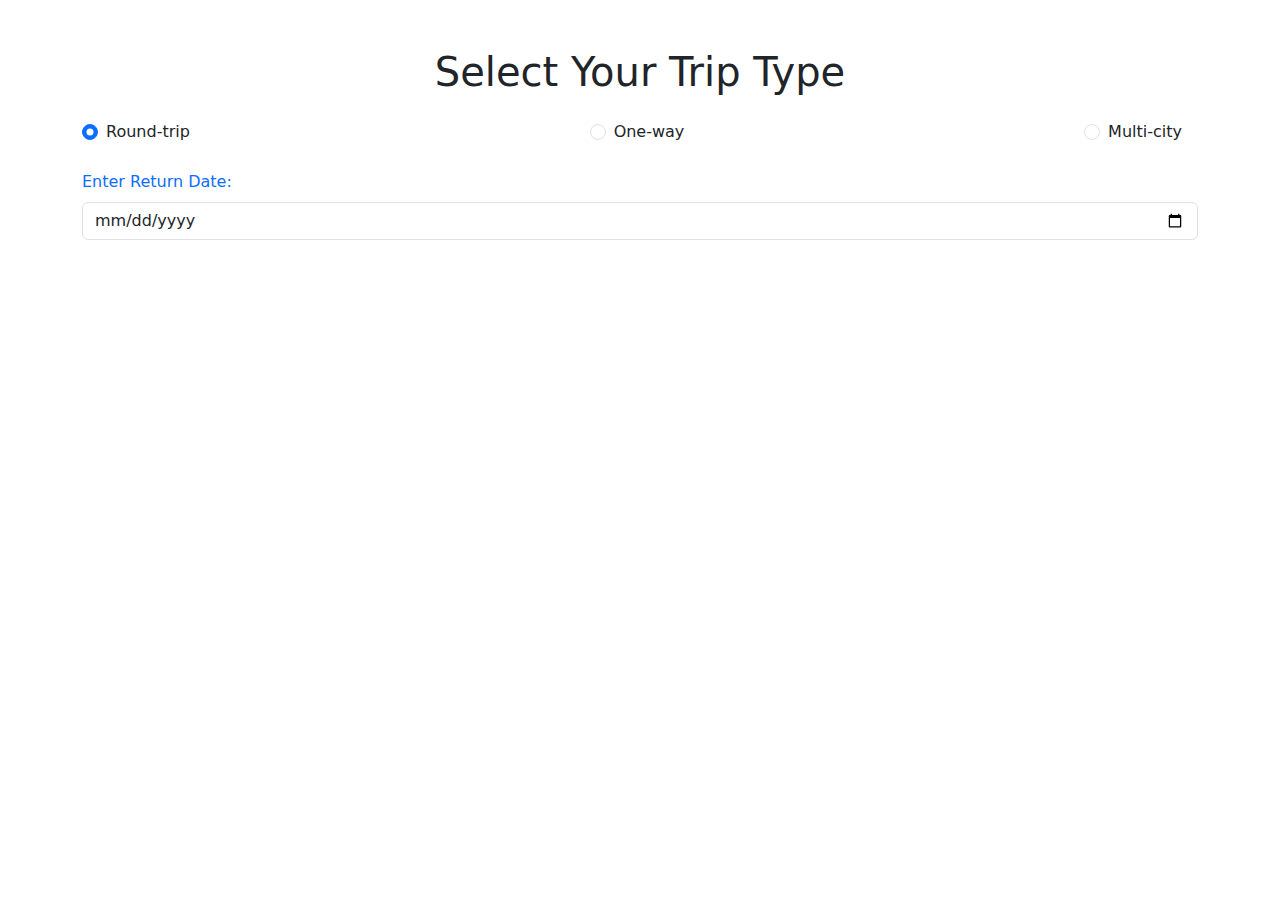
<file: last-dropdown.html>
<!DOCTYPE html>
<html lang="en">
<head>
  <meta charset="UTF-8">
  <meta name="viewport" content="width=device-width, initial-scale=1.0">
  <title>Trip Type Selection</title>
  <!-- Bootstrap CSS -->
  <link href="https://cdn.jsdelivr.net/npm/bootstrap@5.3.0/dist/css/bootstrap.min.css" rel="stylesheet">
</head>
<body>
  <div class="container mt-5">
    <h1 class="text-center mb-4">Select Your Trip Type</h1>

    <!-- Trip Type Options (Round-trip, One-way, Multi-city) -->
    <div class="d-flex justify-content-between">

      <div class="form-check form-check-inline">
        <input class="form-check-input" type="radio" name="tripType" id="roundTrip" value="Round-trip" checked>
        <label class="form-check-label" for="roundTrip">Round-trip</label>
      </div>
      
      <div class="form-check form-check-inline">
        <input class="form-check-input" type="radio" name="tripType" id="oneWay" value="One-way">
        <label class="form-check-label" for="oneWay">One-way</label>
      </div>
      <div class="form-check form-check-inline">
        <input class="form-check-input" type="radio" name="tripType" id="multiCity" value="Multi-city">
        <label class="form-check-label" for="multiCity">Multi-city</label>
      </div>
    </div>

    <!-- Placeholder for the text output -->
    <div id="tripTypeText" class="mt-4">
      <!-- محتوى ديناميكي حسب الاختيار -->
      <div id="roundTripContent" class="text-primary">
        <label for="roundTripInput" class="form-label">Enter Return Date:</label>
        <input type="date" id="roundTripInput" class="form-control">
      </div>
      <div id="oneWayContent" class="text-primary d-none">
        <label for="oneWayInput" class="form-label">Enter Departure Date:</label>
        <input type="date" id="oneWayInput" class="form-control">
      </div>
      <div id="multiCityContent" class="text-primary d-none">
        <label for="multiCityInput" class="form-label">Enter Destination Details:</label>
        <input type="text" id="multiCityInput" class="form-control" placeholder="Enter multiple destinations">
      </div>
    </div>
  </div>

  <script>
    // مرجع لعناصر الراديو والنصوص
    const roundTrip = document.getElementById('roundTrip');
    const oneWay = document.getElementById('oneWay');
    const multiCity = document.getElementById('multiCity');
    const roundTripContent = document.getElementById('roundTripContent');
    const oneWayContent = document.getElementById('oneWayContent');
    const multiCityContent = document.getElementById('multiCityContent');

    // تحديث المحتوى بناءً على الاختيار
    function updateTripTypeContent() {
      // إخفاء جميع المحتويات
      roundTripContent.classList.add('d-none');
      oneWayContent.classList.add('d-none');
      multiCityContent.classList.add('d-none');

      // عرض المحتوى المناسب
      if (roundTrip.checked) {
        roundTripContent.classList.remove('d-none');
      } else if (oneWay.checked) {
        oneWayContent.classList.remove('d-none');
      } else if (multiCity.checked) {
        multiCityContent.classList.remove('d-none');
      }
    }

    // إضافة مستمعي الأحداث
    roundTrip.addEventListener('change', updateTripTypeContent);
    oneWay.addEventListener('change', updateTripTypeContent);
    multiCity.addEventListener('change', updateTripTypeContent);

    // عرض النص الافتراضي عند التحميل
    updateTripTypeContent();
  </script>
</body>
</html>
</file>
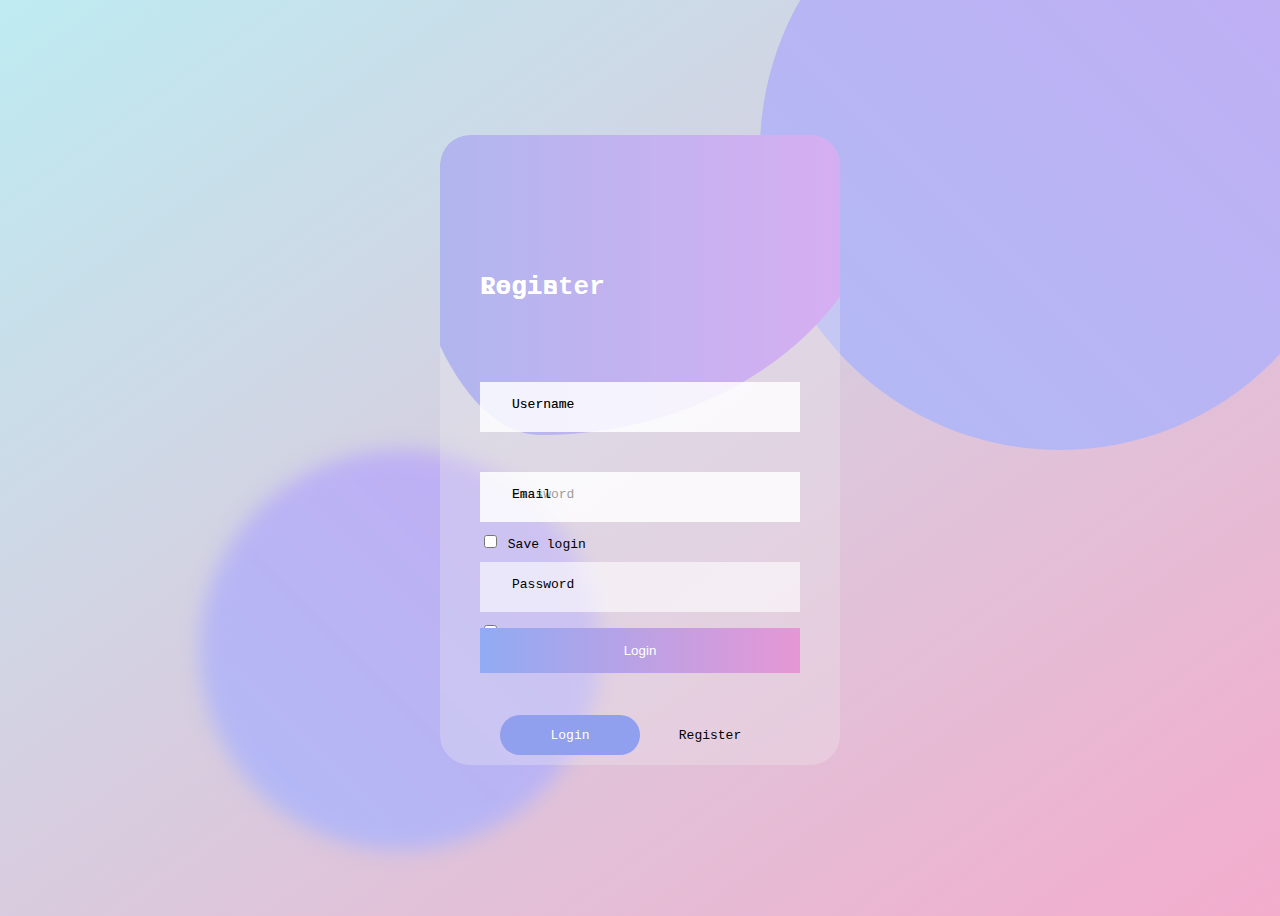
<file: login.html>
<!DOCTYPE html>
<html lang="en">
<head>
    <meta charset="UTF-8">
    <meta http-equiv="X-UA-Compatible" content="IE=edge">
    <title>Document</title>
    <style>
          body{
    background-image: linear-gradient(to bottom right, #BEEBF1, #F3ACCC);
    height:100vh;
    overflow: hidden;
    font-family: monospace;
}
.container{
    position: absolute;
    top:50%;
    left:50%;
    transform: translate(-50%,-50%);
    width:400px;
    height:70vh;
    z-index: 1;
}
.container::before{
    position: absolute;
    bottom: 50%;
    left:80%;
    width:600px;
    height:600px;
    content:'';
    background-image: linear-gradient(to top right, #B1BAF5, #C2ADF3);
    border-radius: 50%;
    z-index: -1;
    animation: backgroundanimation 6s ease-in-out 2s infinite alternate;
}
.container::after{
    position: absolute;
    top: 50%;
    right:60%;
    width:400px;
    height:400px;
    content:'';
    background-image: linear-gradient(to top right, #B1BAF5, #C2ADF3);
    border-radius: 50%;
    z-index: -1;
    filter: blur(10px);
    animation: backgroundanimation 5s ease-in-out infinite alternate;
}
@keyframes backgroundanimation{
    from{
        transform: translate(0,0);
    }to{
            transform: translate(0,100px);
        }
}
.form{
    background-color: rgb(239, 239, 239, 0.3);
    width:100%;
    height:100%;
    border-radius: 30px;
    overflow: hidden;
    position: absolute;
}
.content{
    width:80%;
    padding:10%;
    height:60%;
    position: absolute;
    margin-top:20%;
}
h1{
    color:#fff;
    margin-bottom:50px;
}
button{
    width:80%;
    border:none;
    margin-top:20px;
    padding:15px 0;
    position: absolute;
    bottom:0;
    background-image: linear-gradient(to right, #90ABF4, #E697D5);
    color:#fff;
}
.group{
    height:60px;
    position: relative;
    margin-bottom: 30px;
}
.group label{
    position:absolute;
    top:45px;
    left:10%;
    transition: 0.5s;
}
.group .inputText{
    margin-top:30px;
    width:80%;
    padding: 0 10%;
    height:50px;
    border:none;
    outline: none;
    background-color: rgb(255, 255, 255, 0.6);
}
.inputText:focus + label,
.inputText:not(:placeholder-shown) + label
{
    top:0;
    left:10%;
}
.inputText:valid{
    border-bottom:1px solid #909fee;
}
input[type='checkbox'] + label{
    position: unset;
}
.form-rotate{
    position: absolute;
    top:0;
    left:0;
    width:100%;
    height:100%;
    overflow: hidden;
    border-top-left-radius:30px;
    border-top-right-radius:30px;
    z-index: -1;

}
#rotate{
     background-image: linear-gradient(to right, #909FEE, #D292F3);
     width:500px;
     height:500px;
     border-radius: 30% 70% 70% 30% / 30% 43% 57% 70% ;
     z-index: -1;
     position: absolute;
     top :-200px;
     left:50%;
     transform: translate(-50%);
     transition: 1s;
}
.option{
    position: absolute;
    bottom:10px;width:70%;
    left:50%;
    transform: translate(-50%);
}
.changeType{
    width:50%;
    float: left;
    display: flex;
    justify-content: center;
    align-items: center;
    transition:1s;
    height:40px;
}
.bg-active{
    position: absolute;
    width:50%;
    left:0;
    transition: 1s;
    background-color: #909FEE;
    height:40px;
    z-index: -1;
    border-radius: 20px;
}
.changeType.active {
    color:#fff;
}
.form.login .content:nth-child(1){
    z-index: 1;
    animation:nextContent 1s ease-in-out 1 forwards
}
.form.login .content:nth-child(2){
    z-index: 1;
    animation:outContent 1s ease-in-out 1 forwards
}
@keyframes nextContent{
    from{
        transform: translate(100%,0px);
    }to{
        transform: translate(0,0px);
    }
}
@keyframes outContent{
    from{
        transform: translate(0,0px);
    }to{
        transform: translate(-100%,0px);
    }
}
.form.register .content:nth-child(2){
    z-index: 1;
    animation:nextContent 1s ease-in-out 1 forwards
}
.form.register .content:nth-child(1){
    z-index: 1;
    animation:outContent 1s ease-in-out 1 forwards
}
  
    </style>
</head>
<body>
    <div class="container">
        
        <div class="form login" id="form">
            <div class="content">
                <h1>Login</h1>
                <div class="group">
                    <input type="text" id="username-login" class="inputText" placeholder=" " required>
                    <label for="username-login">Username</label>
                </div>
                <div class="group">
                    <input type="password" id="pass-login" class="inputText" placeholder=" " required>
                    <label for="pass-login">Password</label>
                </div>
                <div class="group">
                    <input type="checkbox"> Save login
                </div>
                <button>Login</button>
            </div>


            <div class="content">
                <h1>Register</h1>
                <div class="group">
                    <input type="text" id="username-reg" class="inputText" placeholder=" " required>
                    <label for="username-reg">Username</label>
                </div>
                <div class="group">
                    <input type="password" id="email-reg" class="inputText" placeholder=" " required>
                    <label for="email-reg">Email</label>
                </div>
                <div class="group">
                    <input type="password" id="pass-reg" class="inputText" placeholder=" " required>
                    <label for="pass-reg">Password</label>
                </div>
                <div class="group">
                    <input type="checkbox"> Save login
                </div>
                <button>Login</button>
            </div>


            <div class="form-rotate">
                <div id="rotate"></div>
            </div>
        </div>
        <div class="option">
            <div class="bg-active" id="bg-active"></div>
            <div class="changeType active" id="login">Login</div>
            <div class="changeType" id="register">Register</div>
        </div>
    </div>
</body>
</html>
</file>
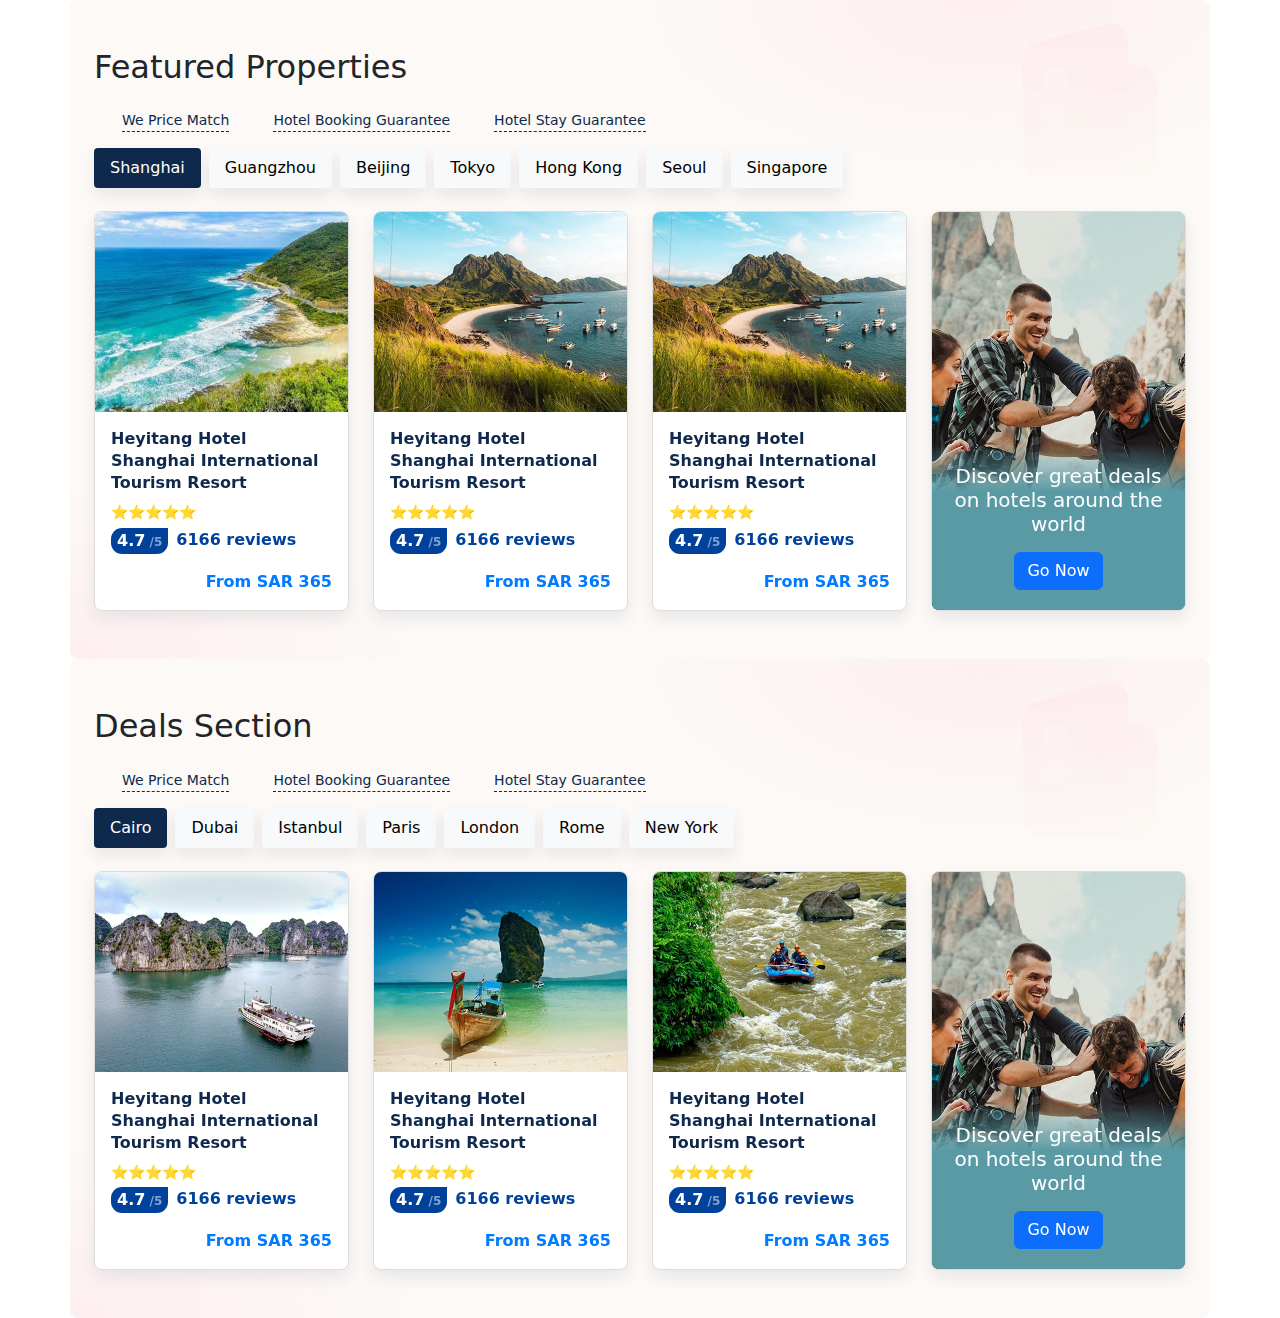
<file: section-static.html>
<!DOCTYPE html>
<html lang="en">
<head>
  <meta charset="UTF-8">
  <meta name="viewport" content="width=device-width, initial-scale=1.0">
  <title>Dynamic Featured Properties</title>
  <!-- Bootstrap CSS -->
  <link href="https://cdn.jsdelivr.net/npm/bootstrap@5.3.0/dist/css/bootstrap.min.css" rel="stylesheet">
  <style>
    .city-section-wrapper .property-card {
      border: 1px solid #ddd;
      border-radius: 8px;
      overflow: hidden;
      transition: box-shadow 0.3s ease-in-out;
    }
    .city-section-wrapper  .property-card:hover {
      box-shadow: 0 4px 10px rgba(0, 0, 0, 0.2);
    }
    .city-section-wrapper .property-image img {
      width: 100%;
      height: 200px;
      object-fit: cover;

    }
    .city-section-wrapper .property-content {
      padding: 16px;
    }
    .city-section-wrapper .property-rating {
      font-size: 14px;
      color: #f39c12;
    }
        .city-section-wrapper .price {
      font-weight: bold;
      color: #007bff;
    }
        .city-section-wrapper .nav-tabs {
      border-bottom: none;
    }
        .city-section-wrapper .nav-tabs .nav-link {
      background-color: #f8f9fa;
      color: #000;
      border: none;
      border-radius: 5px;
      margin-right: 8px;
      padding: 8px 16px;
      transition: background-color 0.3s ease-in-out, color 0.3s ease-in-out;
      border-color: transparent;
    border-radius: 4px;
    box-shadow: 0 8px 16px 0 rgba(15, 41, 77, .08);
    }
        .city-section-wrapper .nav-tabs .nav-link.active {
      /* background-color: #002855;
      color: #ffffff; */
      background-color: #0f294d;
    color: #fff;

    }
        .city-section-wrapper .nav-tabs .nav-link:focus {
      box-shadow: none; /* إزالة حركة التركيز */
    }
        .city-section-wrapper .row > div {
    display: flex;
  }

  /* تثبيت ارتفاع البطاقات */
      .city-section-wrapper .property-card {
    height: 100%; /* ضمان أن البطاقات تأخذ ارتفاع العمود بالكامل */
    display: flex;
    flex-direction: column; /* ترتيب المحتوى عموديًا */
    justify-content: space-between; /* توزيع العناصر بالتساوي */
    background: #fff;
    border-radius: 8px;
    box-shadow: 0 8px 16px 0 rgba(15, 41, 77, .08);
    display: flex;
    flex-direction: column;
    height: 100%;
    overflow: hidden;
    transform: translateZ(0);
  }

  /* صورة الخلفية في البطاقة الثابتة */
      .city-section-wrapper .property-card.fixed-height {
    min-height: 300px; /* تثبيت الارتفاع الأدنى */
  }

      .city-section-wrapper .property-card {
    height: 100%; /* تأخذ كامل ارتفاع العمود */
    display: flex;
    flex-direction: column; /* ترتيب العناصر عموديًا */
    justify-content: space-between; /* توزيع المساحات بالتساوي */
  }

      .city-section-wrapper .property-image img {
    width: 100%;
    height: 200px;
    object-fit: cover;
  }

      .city-section-wrapper .property-content {
    flex-grow: 1; /* يسمح للنصوص باستخدام المساحة المتاحة فقط */
    padding: 16px;
    display: flex;
    flex-direction: column;
    justify-content: space-between; /* توزيع النصوص بالتساوي */
  }

      .city-section-wrapper .property-content h5 {
    margin-bottom: auto; /* اجعل النص يلتصق بالجزء العلوي */
  }
    .city-section-wrapper .property-content-fixedimg {
  margin-top: auto;
}
      .city-section-wrapper .price {
    /* margin-top: auto;  */
    font-weight: bold;
    color: #007bff;
    align-self: end;
  }
      .city-section-wrapper .property-review {
    display: flex;
    gap: .5rem;
    color: #00429b;
    font-weight: 700;
    margin-top: .3rem;
}
  
     .city-section-wrapper  .property-city-rating {
    background: #00429b;
    border-radius: 11px 0 11px 11px;
    padding: 1px 6px;
    color: #fff;

  }
     .city-section-wrapper  .property-total-rating {
    color: hsla(0, 0%, 100%, .5);
    font-size: 12px;
    line-height: 1.3;
  }
  .city-section-wrapper .property-city-title {
    color: #0f294d;
    font-size: 16px;
    font-weight: 700;
    line-height: 22px;
    margin-right: 4px;
    overflow: hidden;
    text-overflow: ellipsis;
  }
  .city-section-wrapper .icon-home {
    display: flex;
    justify-content: center;


}
.city-section-wrapper .ol-usp-simple-text__icon {
    background-size: 100% 100%;
    flex-shrink: 0;
    height: 20px;
    margin-right: 8px;
    width: 20px;

}
.city-section-wrapper .icon-home-title {
    border-bottom: .5px dashed #0f294d;
    color: #0f294d;
    cursor: help;
    font-size: 14px;
    font-weight: 500;
    vertical-align: top;
}
.city-section-wrapper{
  background: url([data-uri]) no-repeat right 24px top 4px, radial-gradient(ellipse 30% 26% at 80% 0, rgba(255, 233, 236, .6), transparent), radial-gradient(ellipse 30% 26% at bottom left, rgba(255, 233, 236, .6), transparent), #fcf9f6;
    border-radius: 8px;
    overflow: hidden;
    padding: 24px;
    width: 100%;
}
.city-content {
  display: none; /* إخفاء جميع أقسام المدن */
}

.city-content.active {
  display: flex; /* إظهار القسم النشط */
}
  </style>
</head>
<body>

<div class="container py-5 city-section-wrapper">
  <h2 class="mb-4">Featured Properties</h2>
  <div class="icon-home-wraper d-flex ">
    <div class="icon-home">
        <div class="first-icon-home ol-usp-simple-text__icon" style="background-image: url(&quot;https://ak-d.tripcdn.com/images/0AS6b1200090fx7s7F635.png&quot;);" > </div>
        <p class=" icon-home-title icon-home-title-1">We Price Match
          <p>  
    </div>

    <div class="icon-home" style="margin: 0 1rem;">
        <div class="ol-usp-simple-text__icon" style=" background-image: url(&quot;https://ak-d.tripcdn.com/images/0AS6o120009gxfriv28B3.png&quot;);" > </div>
        <p class=" icon-home-title"> Hotel Booking Guarantee<p>  
    </div>

    <div class="icon-home">
        <div class="first-icon-home ol-usp-simple-text__icon" style="background-image: url(&quot;https://ak-d.tripcdn.com/images/0AS2j120009gxknwsA052.png&quot;);" > </div>
        <p class=" icon-home-title icon-home-title-1">Hotel Stay Guarantee
          <p>  
    </div>



</div>
<ul class="nav nav-tabs mb-4" id="hawana-store-tabs" role="tablist">
    <li class="nav-item">
      <button class="nav-link active" id="hawana-store-shanghai-tab" type="button" onclick="showProperties('hawana-store-shanghai', this)">Shanghai</button>
    </li>
    <li class="nav-item">
      <button class="nav-link" id="hawana-store-guangzhou-tab" type="button" onclick="showProperties('hawana-store-guangzhou', this)">Guangzhou</button>
    </li>
    <li class="nav-item">
      <button class="nav-link" id="hawana-store-beijing-tab" type="button" onclick="showProperties('hawana-store-beijing', this)">Beijing</button>
    </li>
    <li class="nav-item">
      <button class="nav-link" id="hawana-store-tokyo-tab" type="button" onclick="showProperties('hawana-store-tokyo', this)">Tokyo</button>
    </li>
    <li class="nav-item">
      <button class="nav-link" id="hawana-store-hongkong-tab" type="button" onclick="showProperties('hawana-store-hongkong', this)">Hong Kong</button>
    </li>
    <li class="nav-item">
      <button class="nav-link" id="hawana-store-seoul-tab" type="button" onclick="showProperties('hawana-store-seoul', this)">Seoul</button>
    </li>
    <li class="nav-item">
      <button class="nav-link" id="hawana-store-singapore-tab" type="button" onclick="showProperties('hawana-store-singapore', this)">Singapore</button>
    </li>
</ul>
  

  <div id="hawana-store-shanghai" class="city-content hawana-store-content active row row-cols-1 row-cols-sm-2 row-cols-md-3 row-cols-xl-4 g-4">

    <div>
        <div class="property-card">
            <div class="property-image">
            <img src="img/destination-1.jpg" alt="destination">
            </div>
            <div class="property-content">
            <h5 class="mb-2 property-city-title">Heyitang Hotel Shanghai International Tourism Resort  </h5>
            <div class="property-rating">⭐⭐⭐⭐⭐</div>
            <div class="property-review"> 
                <p class="property-city-rating"> 
                    <span >4.7</span><span class ="property-total-rating"> /5</span> 
                </p> 6166 reviews </div>
            <div class="price">From SAR 365</div>
            </div>
        </div>
    </div>
      <div>
        <div class="property-card">
            <div class="property-image">
            <img src="img/destination-3.jpg" alt="destination">
            </div>
            <div class="property-content">
            <h5 class="mb-2 property-city-title">Heyitang Hotel Shanghai International Tourism Resort  </h5>
            <div class="property-rating">⭐⭐⭐⭐⭐</div>
            <div class="property-review"> 
                <p class="property-city-rating"> 
                    <span >4.7</span><span class ="property-total-rating"> /5</span> 
                </p> 6166 reviews </div>
            <div class="price">From SAR 365</div>
            </div>
        </div>
    </div>
      <div>
        <div class="property-card">
            <div class="property-image">
            <img src="img/destination-3.jpg" alt="destination">
            </div>
            <div class="property-content">
            <h5 class="mb-2 property-city-title">Heyitang Hotel Shanghai International Tourism Resort  </h5>
            <div class="property-rating">⭐⭐⭐⭐⭐</div>
            <div class="property-review"> 
                <p class="property-city-rating"> 
                    <span >4.7</span><span class ="property-total-rating"> /5</span> 
                </p> 6166 reviews </div>
            <div class="price">From SAR 365</div>
            </div>
        </div>
    </div>
      <div>
        <div class="property-card fixed-height" style="background: url('img/bg-hero.jpg') no-repeat center center/cover;">
          <div class="property-content-fixedimg" style="background: linear-gradient(180deg, transparent, #5a9aa5 48px, #5a9aa5); color: white; padding: 20px; text-align: center; flex-grow: 0;">
            <h5 class="mb-2">Discover great deals on hotels around the world</h5>
            <button class="btn btn-primary mt-2">Go Now</button>
          </div>
        </div>
      </div>
  </div>

  <div id="hawana-store-guangzhou" class="city-content  hawana-store-content row row-cols-1 row-cols-sm-2 row-cols-md-3 row-cols-xl-4 g-4">
    <div>
        <div class="property-card">
            <div class="property-image">
              <img src="img/package-1.jpg" alt="destination">
            </div>
            <div class="property-content">
              <h5 class="mb-2 property-city-title">Heyitang Hotel Shanghai International Tourism Resort  </h5>
              <div class="property-rating">⭐⭐⭐⭐⭐</div>
              <div class="property-review"> 
                  <p class="property-city-rating"> 
                    <span >4.7</span><span class ="property-total-rating"> /5</span> 
                  </p> 6166 reviews </div>
              <div class="price">From SAR 365</div>
            </div>
          </div>
    </div>
    <div>
        <div class="property-card">
            <div class="property-image">
              <img src="img/package-2.jpg" alt="destination">
            </div>
            <div class="property-content">
              <h5 class="mb-2 property-city-title">Heyitang Hotel Shanghai International Tourism Resort  </h5>
              <div class="property-rating">⭐⭐⭐⭐⭐</div>
              <div class="property-review"> 
                  <p class="property-city-rating"> 
                    <span >4.7</span><span class ="property-total-rating"> /5</span> 
                  </p> 6166 reviews </div>
              <div class="price">From SAR 365</div>
            </div>
          </div>
    </div>
    <div>
        <div class="property-card">
            <div class="property-image">
              <img src="img/package-3.jpg" alt="destination">
            </div>
            <div class="property-content">
              <h5 class="mb-2 property-city-title">Heyitang Hotel Shanghai International Tourism Resort  </h5>
              <div class="property-rating">⭐⭐⭐⭐⭐</div>
              <div class="property-review"> 
                  <p class="property-city-rating"> 
                    <span >4.7</span><span class ="property-total-rating"> /5</span> 
                  </p> 6166 reviews </div>
              <div class="price">From SAR 365</div>
            </div>
          </div>
    </div>

      <div>
        <div class="property-card fixed-height" style="background: url('img/bg-hero.jpg') no-repeat center center/cover;">
          <div class="property-content-fixedimg" style="background: linear-gradient(180deg, transparent, #5a9aa5 48px, #5a9aa5); color: white; padding: 20px; text-align: center; flex-grow: 0;">
            <h5 class="mb-2">Discover great deals on hotels around the world</h5>
            <button class="btn btn-primary mt-2">Go Now</button>
          </div>
        </div>
      </div>
  </div>

  <div id="hawana-store-beijing" class="city-content  hawana-store-content row row-cols-1 row-cols-sm-2 row-cols-md-3 row-cols-xl-4 ">
    <div>
        <div class="property-card">
            <div class="property-image">
              <img src="img/destination-1.jpg" alt="destination">
            </div>
            <div class="property-content">
              <h5 class="mb-2 property-city-title">Heyitang Hotel Shanghai International Tourism Resort  </h5>
              <div class="property-rating">⭐⭐⭐⭐⭐</div>
              <div class="property-review"> 
                  <p class="property-city-rating"> 
                    <span >4.7</span><span class ="property-total-rating"> /5</span> 
                  </p> 6166 reviews </div>
              <div class="price">From SAR 365</div>
            </div>
          </div>
    </div>
    <div>
        <div class="property-card">
            <div class="property-image">
              <img src="img/destination-2.jpg" alt="destination">
            </div>
            <div class="property-content">
              <h5 class="mb-2 property-city-title">Heyitang Hotel Shanghai International Tourism Resort  </h5>
              <div class="property-rating">⭐⭐⭐⭐⭐</div>
              <div class="property-review"> 
                  <p class="property-city-rating"> 
                    <span >4.7</span><span class ="property-total-rating"> /5</span> 
                  </p> 6166 reviews </div>
              <div class="price">From SAR 365</div>
            </div>
          </div>
    </div>
    <div>
          
      <div class="property-card">
        <div class="property-image">
          <img src="img/destination-3.jpg" alt="destination">
        </div>
        <div class="property-content">
          <h5 class="mb-2 property-city-title">Heyitang Hotel Shanghai International Tourism Resort  </h5>
          <div class="property-rating">⭐⭐⭐⭐⭐</div>
          <div class="property-review"> 
              <p class="property-city-rating"> 
                <span >4.7</span><span class ="property-total-rating"> /5</span> 
              </p> 6166 reviews </div>
          <div class="price">From SAR 365</div>
        </div>
      </div>
    </div>


      <div>
        <div class="property-card fixed-height" style="background: url('img/bg-hero.jpg') no-repeat center center/cover;">
          <div class="property-content-fixedimg" style="background: linear-gradient(180deg, transparent, #5a9aa5 48px, #5a9aa5); color: white; padding: 20px; text-align: center; flex-grow: 0;">
            <h5 class="mb-2">Discover great deals on hotels around the world</h5>
            <button class="btn btn-primary mt-2">Go Now</button>
          </div>
        </div>
      </div>
  </div>
  <div id="hawana-store-tokyo" class="city-content  hawana-store-content row row-cols-1 row-cols-sm-2 row-cols-md-3 row-cols-xl-4 g-4">
    <div>
    <div class="property-card">
        <div class="property-image">
          <img src="img/destination-1.jpg" alt="destination">
        </div>
        <div class="property-content">
          <h5 class="mb-2 property-city-title">Heyitang Hotel Shanghai International Tourism Resort  grdgrgg </h5>
          <div class="property-rating">⭐⭐⭐⭐⭐</div>
          <div class="property-review"> 
              <p class="property-city-rating"> 
                <span >4.7</span><span class ="property-total-rating"> /5</span> 
              </p> 6166 reviews </div>
          <div class="price">From SAR 365</div>
        </div>
      </div>
    </div>
    <div>
      <div class="property-card">
        <div class="property-image">
          <img src="img/destination-2.jpg" alt="destination">
        </div>
        <div class="property-content">
          <h5 class="mb-2 property-city-title">Heyitang Hotel Shanghai International Tourism Resort  </h5>
          <div class="property-rating">⭐⭐⭐⭐⭐</div>
          <div class="property-review"> 
              <p class="property-city-rating"> 
                <span >4.7</span><span class ="property-total-rating"> /5</span> 
              </p> 6166 reviews </div>
          <div class="price">From SAR 365</div>
        </div>
      </div>
    </div>
      <div>
      <div class="property-card">
        <div class="property-image">
          <img src="img/destination-3.jpg" alt="destination">
        </div>
        <div class="property-content">
          <h5 class="mb-2 property-city-title">Heyitang Hotel Shanghai International Tourism Resort  </h5>
          <div class="property-rating">⭐⭐⭐⭐⭐</div>
          <div class="property-review"> 
              <p class="property-city-rating"> 
                <span >4.7</span><span class ="property-total-rating"> /5</span> 
              </p> 6166 reviews </div>
          <div class="price">From SAR 365</div>
        </div>
      </div>
    </div>
      <div>
        <div class="property-card fixed-height" style="background: url('img/bg-hero.jpg') no-repeat center center/cover;">
          <div class="property-content-fixedimg" style="background: linear-gradient(180deg, transparent, #5a9aa5 48px, #5a9aa5); color: white; padding: 20px; text-align: center; flex-grow: 0;">
            <h5 class="mb-2">Discover great deals on hotels around the world</h5>
            <button class="btn btn-primary mt-2">Go Now</button>
          </div>
        </div>
      </div>
  </div>
  <div id="hawana-store-hongkong" class="city-content  hawana-store-content row row-cols-1 row-cols-sm-2 row-cols-md-3 row-cols-xl-4 g-4">
    <div>  
          <div class="property-card">
        <div class="property-image">
          <img src="img/package-1.jpg" alt="destination">
        </div>
        <div class="property-content">
          <h5 class="mb-2 property-city-title">Heyitang Hotel Shanghai International Tourism Resort  </h5>
          <div class="property-rating">⭐⭐⭐⭐⭐</div>
          <div class="property-review"> 
              <p class="property-city-rating"> 
                <span >4.7</span><span class ="property-total-rating"> /5</span> 
              </p> 6166 reviews </div>
          <div class="price">From SAR 365</div>
        </div>
      </div></div>
    <div>    
      <div class="property-card">
        <div class="property-image">
          <img src="img/package-2.jpg" alt="destination">
        </div>
        <div class="property-content">
          <h5 class="mb-2 property-city-title">Heyitang Hotel Shanghai International Tourism Resort  </h5>
          <div class="property-rating">⭐⭐⭐⭐⭐</div>
          <div class="property-review"> 
              <p class="property-city-rating"> 
                <span >4.7</span><span class ="property-total-rating"> /5</span> 
              </p> 6166 reviews </div>
          <div class="price">From SAR 365</div>
        </div>
      </div>
    </div>
    <div>
        <div class="property-card">
            <div class="property-image">
              <img src="img/package-3.jpg" alt="destination">
            </div>
            <div class="property-content">
              <h5 class="mb-2 property-city-title">Heyitang Hotel Shanghai International Tourism Resort  </h5>
              <div class="property-rating">⭐⭐⭐⭐⭐</div>
              <div class="property-review"> 
                  <p class="property-city-rating"> 
                    <span >4.7</span><span class ="property-total-rating"> /5</span> 
                  </p> 6166 reviews </div>
              <div class="price">From SAR 365</div>
            </div>
          </div>
    </div>


      <div>
        <div class="property-card fixed-height" style="background: url('img/bg-hero.jpg') no-repeat center center/cover;">
          <div class="property-content-fixedimg" style="background: linear-gradient(180deg, transparent, #5a9aa5 48px, #5a9aa5); color: white; padding: 20px; text-align: center; flex-grow: 0;">
            <h5 class="mb-2">Discover great deals on hotels around the world</h5>
            <button class="btn btn-primary mt-2">Go Now</button>
          </div>
        </div>
      </div>
  </div>
 <!-- <div id="hawana-store-tokyo" class="city-content hawana-content  row row-cols-1 row-cols-sm-2 row-cols-md-3 row-cols-xl-4 g-4">
    <div class="property-card">
        <div class="property-image">
          <img src="img/destination-3.jpg" alt="destination">
        </div>
        <div class="property-content">
          <h5 class="mb-2 property-city-title">Heyitang Hotel Shanghai International Tourism Resort  </h5>
          <div class="property-rating">⭐⭐⭐⭐⭐</div>
          <div class="property-review"> 
              <p class="property-city-rating"> 
                <span >4.7</span><span class ="property-total-rating"> /5</span> 
              </p> 6166 reviews </div>
          <div class="price">From SAR 365</div>
        </div>
      </div>
      <div class="property-card">
        <div class="property-image">
          <img src="img/package-3.jpg" alt="destination">
        </div>
        <div class="property-content">
          <h5 class="mb-2 property-city-title">Heyitang Hotel Shanghai International Tourism Resort  </h5>
          <div class="property-rating">⭐⭐⭐⭐⭐</div>
          <div class="property-review"> 
              <p class="property-city-rating"> 
                <span >4.7</span><span class ="property-total-rating"> /5</span> 
              </p> 6166 reviews </div>
          <div class="price">From SAR 365</div>
        </div>
      </div>
      <div class="property-card">
        <div class="property-image">
          <img src="img/package-1.jpg" alt="destination">
        </div>
        <div class="property-content">
          <h5 class="mb-2 property-city-title">Heyitang Hotel Shanghai International Tourism Resort  </h5>
          <div class="property-rating">⭐⭐⭐⭐⭐</div>
          <div class="property-review"> 
              <p class="property-city-rating"> 
                <span >4.7</span><span class ="property-total-rating"> /5</span> 
              </p> 6166 reviews </div>
          <div class="price">From SAR 365</div>
        </div>
      </div>
      <div>
        <div class="property-card fixed-height" style="background: url('img/bg-hero.jpg') no-repeat center center/cover;">
          <div class="property-content-fixedimg" style="background: linear-gradient(180deg, transparent, #5a9aa5 48px, #5a9aa5); color: white; padding: 20px; text-align: center; flex-grow: 0;">
            <h5 class="mb-2">Discover great deals on hotels around the world</h5>
            <button class="btn btn-primary mt-2">Go Now</button>
          </div>
        </div>
      </div>
  </div>  -->

  <!-- <div id="hawana-store-hongkong" class="city-content hawana-store-content  row row-cols-1 row-cols-sm-2 row-cols-md-3 row-cols-xl-4 g-4">
    <div class="property-card">
        <div class="property-image">
          <img src="img/destination-3.jpg" alt="destination">
        </div>
        <div class="property-content">
          <h5 class="mb-2 property-city-title">Heyitang Hotel Shanghai International Tourism Resort  </h5>
          <div class="property-rating">⭐⭐⭐⭐⭐</div>
          <div class="property-review"> 
              <p class="property-city-rating"> 
                <span >4.7</span><span class ="property-total-rating"> /5</span> 
              </p> 6166 reviews </div>
          <div class="price">From SAR 365</div>
        </div>
      </div>
      <div class="property-card">
        <div class="property-image">
          <img src="img/destination-2.jpg" alt="destination">
        </div>
        <div class="property-content">
          <h5 class="mb-2 property-city-title">Heyitang Hotel Shanghai International Tourism Resort  </h5>
          <div class="property-rating">⭐⭐⭐⭐⭐</div>
          <div class="property-review"> 
              <p class="property-city-rating"> 
                <span >4.7</span><span class ="property-total-rating"> /5</span> 
              </p> 6166 reviews </div>
          <div class="price">From SAR 365</div>
        </div>
      </div>
      <div class="property-card">
        <div class="property-image">
          <img src="img/destination-1.jpg" alt="destination">
        </div>
        <div class="property-content">
          <h5 class="mb-2 property-city-title">Heyitang Hotel Shanghai International Tourism Resort  </h5>
          <div class="property-rating">⭐⭐⭐⭐⭐</div>
          <div class="property-review"> 
              <p class="property-city-rating"> 
                <span >4.7</span><span class ="property-total-rating"> /5</span> 
              </p> 6166 reviews </div>
          <div class="price">From SAR 365</div>
        </div>
      </div>
      <div>
        <div class="property-card fixed-height" style="background: url('img/bg-hero.jpg') no-repeat center center/cover;">
          <div class="property-content-fixedimg" style="background: linear-gradient(180deg, transparent, #5a9aa5 48px, #5a9aa5); color: white; padding: 20px; text-align: center; flex-grow: 0;">
            <h5 class="mb-2">Discover great deals on hotels around the world</h5>
            <button class="btn btn-primary mt-2">Go Now</button>
          </div>
        </div>
      </div>
  </div> -->

  <div id="hawana-store-seoul" class="city-content  hawana-store-content row row-cols-1 row-cols-sm-2 row-cols-md-3 row-cols-xl-4 g-4">
    <div>
        <div class="property-card">
            <div class="property-image">
              <img src="img/package-1.jpg" alt="destination">
            </div>
            <div class="property-content">
              <h5 class="mb-2 property-city-title">Heyitang Hotel Shanghai International Tourism Resort  </h5>
              <div class="property-rating">⭐⭐⭐⭐⭐</div>
              <div class="property-review"> 
                  <p class="property-city-rating"> 
                    <span >4.7</span><span class ="property-total-rating"> /5</span> 
                  </p> 6166 reviews </div>
              <div class="price">From SAR 365</div>
            </div>
          </div>
    </div>
    <div>
      <div class="property-card">
        <div class="property-image">
          <img src="img/package-2.jpg" alt="destination">
        </div>
        <div class="property-content">
          <h5 class="mb-2 property-city-title">Heyitang Hotel Shanghai International Tourism Resort  </h5>
          <div class="property-rating">⭐⭐⭐⭐⭐</div>
          <div class="property-review"> 
              <p class="property-city-rating"> 
                <span >4.7</span><span class ="property-total-rating"> /5</span> 
              </p> 6166 reviews </div>
          <div class="price">From SAR 365</div>
        </div>
      </div>
    </div>
    <div>
        <div class="property-card">
            <div class="property-image">
              <img src="img/package-3.jpg" alt="destination">
            </div>
            <div class="property-content">
              <h5 class="mb-2 property-city-title">Heyitang Hotel Shanghai International Tourism Resort  </h5>
              <div class="property-rating">⭐⭐⭐⭐⭐</div>
              <div class="property-review"> 
                  <p class="property-city-rating"> 
                    <span >4.7</span><span class ="property-total-rating"> /5</span> 
                  </p> 6166 reviews </div>
              <div class="price">From SAR 365</div>
            </div>
          </div>
    </div>


      <div>
        <div class="property-card fixed-height" style="background: url('img/bg-hero.jpg') no-repeat center center/cover;">
          <div class="property-content-fixedimg" style="background: linear-gradient(180deg, transparent, #5a9aa5 48px, #5a9aa5); color: white; padding: 20px; text-align: center; flex-grow: 0;">
            <h5 class="mb-2">Discover great deals on hotels around the world</h5>
            <button class="btn btn-primary mt-2">Go Now</button>
          </div>
        </div>
      </div>
  </div>

  <div id="hawana-store-singapore" class="city-content  hawana-store-content row row-cols-1 row-cols-sm-2 row-cols-md-3 row-cols-xl-4 g-4">
    <div>
        <div class="property-card">
            <div class="property-image">
              <img src="img/destination-2.jpg" alt="destination">
            </div>
            <div class="property-content">
              <h5 class="mb-2 property-city-title">Heyitang Hotel Shanghai International Tourism Resort  </h5>
              <div class="property-rating">⭐⭐⭐⭐⭐</div>
              <div class="property-review"> 
                  <p class="property-city-rating"> 
                    <span >4.7</span><span class ="property-total-rating"> /5</span> 
                  </p> 6166 reviews </div>
              <div class="price">From SAR 365</div>
            </div>
          </div>
    </div>
    <div>
        <div class="property-card">
            <div class="property-image">
              <img src="img/package-1.jpg" alt="destination">
            </div>
            <div class="property-content">
              <h5 class="mb-2 property-city-title">Heyitang Hotel Shanghai International Tourism Resort  </h5>
              <div class="property-rating">⭐⭐⭐⭐⭐</div>
              <div class="property-review"> 
                  <p class="property-city-rating"> 
                    <span >4.7</span><span class ="property-total-rating"> /5</span> 
                  </p> 6166 reviews </div>
              <div class="price">From SAR 365</div>
            </div>
          </div>
    </div>
    <div>
        <div class="property-card">
            <div class="property-image">
              <img src="img/package-3.jpg" alt="destination">
            </div>
            <div class="property-content">
              <h5 class="mb-2 property-city-title">Heyitang Hotel Shanghai International Tourism Resort  </h5>
              <div class="property-rating">⭐⭐⭐⭐⭐</div>
              <div class="property-review"> 
                  <p class="property-city-rating"> 
                    <span >4.7</span><span class ="property-total-rating"> /5</span> 
                  </p> 6166 reviews </div>
              <div class="price">From SAR 365</div>
            </div>
          </div>
    </div>

      <div>
        <div class="property-card fixed-height" style="background: url('img/bg-hero.jpg') no-repeat center center/cover;">
          <div class="property-content-fixedimg" style="background: linear-gradient(180deg, transparent, #5a9aa5 48px, #5a9aa5); color: white; padding: 20px; text-align: center; flex-grow: 0;">
            <h5 class="mb-2">Discover great deals on hotels around the world</h5>
            <button class="btn btn-primary mt-2">Go Now</button>
          </div>
        </div>
      </div>
  </div> 


</div>


<div class="container py-5 city-section-wrapper">
    <h2 class="mb-4">Deals Section</h2>
    <div class="icon-home-wraper d-flex ">
      <div class="icon-home">
          <div class="first-icon-home ol-usp-simple-text__icon" style="background-image: url(&quot;https://ak-d.tripcdn.com/images/0AS6b1200090fx7s7F635.png&quot;);" > </div>
          <p class=" icon-home-title icon-home-title-1">We Price Match
            <p>  
      </div>
  
      <div class="icon-home" style="margin: 0 1rem;">
          <div class="ol-usp-simple-text__icon" style=" background-image: url(&quot;https://ak-d.tripcdn.com/images/0AS6o120009gxfriv28B3.png&quot;);" > </div>
          <p class=" icon-home-title"> Hotel Booking Guarantee<p>  
      </div>
  
      <div class="icon-home">
          <div class="first-icon-home ol-usp-simple-text__icon" style="background-image: url(&quot;https://ak-d.tripcdn.com/images/0AS2j120009gxknwsA052.png&quot;);" > </div>
          <p class=" icon-home-title icon-home-title-1">Hotel Stay Guarantee
            <p>  
      </div>
  
  
  
  </div>
    <!-- Tabs -->
    <ul class="nav nav-tabs mb-4" id="deals-tabs" role="tablist">
      <li class="nav-item">
        <button class="nav-link active" id="deals-cairo-tab" type="button" onclick="showDeals('deals-cairo', this)">Cairo</button>
      </li>
      <li class="nav-item">
        <button class="nav-link" id="deals-dubai-tab" type="button" onclick="showDeals('deals-dubai', this)">Dubai</button>
      </li>
      <li class="nav-item">
        <button class="nav-link" id="deals-istanbul-tab" type="button" onclick="showDeals('deals-istanbul', this)">Istanbul</button>
      </li>
      <li class="nav-item">
        <button class="nav-link" id="deals-paris-tab" type="button" onclick="showDeals('deals-paris', this)">Paris</button>
      </li>
      <li class="nav-item">
        <button class="nav-link" id="deals-london-tab" type="button" onclick="showDeals('deals-london', this)">London</button>
      </li>
      <li class="nav-item">
        <button class="nav-link" id="deals-rome-tab" type="button" onclick="showDeals('deals-rome', this)">Rome</button>
      </li>
      <li class="nav-item">
        <button class="nav-link" id="deals-ny-tab" type="button" onclick="showDeals('deals-ny', this)">New York</button>
      </li>
    </ul>
  
    <!-- Content -->
    <div id="deals-cairo" class="city-content deals-content  active row row-cols-1 row-cols-sm-2 row-cols-md-3 row-cols-xl-4 g-4">
        <div>
            <div class="property-card">
                <div class="property-image">
                  <img src="img/destination-2.jpg" alt="destination">
                </div>
                <div class="property-content">
                  <h5 class="mb-2 property-city-title">Heyitang Hotel Shanghai International Tourism Resort  </h5>
                  <div class="property-rating">⭐⭐⭐⭐⭐</div>
                  <div class="property-review"> 
                      <p class="property-city-rating"> 
                        <span >4.7</span><span class ="property-total-rating"> /5</span> 
                      </p> 6166 reviews </div>
                  <div class="price">From SAR 365</div>
                </div>
              </div>
        </div>
        <div>
            <div class="property-card">
                <div class="property-image">
                  <img src="img/package-1.jpg" alt="destination">
                </div>
                <div class="property-content">
                  <h5 class="mb-2 property-city-title">Heyitang Hotel Shanghai International Tourism Resort  </h5>
                  <div class="property-rating">⭐⭐⭐⭐⭐</div>
                  <div class="property-review"> 
                      <p class="property-city-rating"> 
                        <span >4.7</span><span class ="property-total-rating"> /5</span> 
                      </p> 6166 reviews </div>
                  <div class="price">From SAR 365</div>
                </div>
              </div>
        </div>
        <div>
            <div class="property-card">
                <div class="property-image">
                  <img src="img/package-3.jpg" alt="destination">
                </div>
                <div class="property-content">
                  <h5 class="mb-2 property-city-title">Heyitang Hotel Shanghai International Tourism Resort  </h5>
                  <div class="property-rating">⭐⭐⭐⭐⭐</div>
                  <div class="property-review"> 
                      <p class="property-city-rating"> 
                        <span >4.7</span><span class ="property-total-rating"> /5</span> 
                      </p> 6166 reviews </div>
                  <div class="price">From SAR 365</div>
                </div>
              </div>
        </div>
    
          <div>
            <div class="property-card fixed-height" style="background: url('img/bg-hero.jpg') no-repeat center center/cover;">
              <div class="property-content-fixedimg" style="background: linear-gradient(180deg, transparent, #5a9aa5 48px, #5a9aa5); color: white; padding: 20px; text-align: center; flex-grow: 0;">
                <h5 class="mb-2">Discover great deals on hotels around the world</h5>
                <button class="btn btn-primary mt-2">Go Now</button>
              </div>
            </div>
          </div>
    </div>
  
    <div id="deals-dubai" class="city-content deals-content row row-cols-1 row-cols-sm-2 row-cols-md-3 row-cols-xl-4 g-4 ">
        <div>  
            <div class="property-card">
          <div class="property-image">
            <img src="img/package-1.jpg" alt="destination">
          </div>
          <div class="property-content">
            <h5 class="mb-2 property-city-title">Heyitang Hotel Shanghai International Tourism Resort  </h5>
            <div class="property-rating">⭐⭐⭐⭐⭐</div>
            <div class="property-review"> 
                <p class="property-city-rating"> 
                  <span >4.7</span><span class ="property-total-rating"> /5</span> 
                </p> 6166 reviews </div>
            <div class="price">From SAR 365</div>
          </div>
        </div></div>
      <div>    
        <div class="property-card">
          <div class="property-image">
            <img src="img/package-2.jpg" alt="destination">
          </div>
          <div class="property-content">
            <h5 class="mb-2 property-city-title">Heyitang Hotel Shanghai International Tourism Resort  </h5>
            <div class="property-rating">⭐⭐⭐⭐⭐</div>
            <div class="property-review"> 
                <p class="property-city-rating"> 
                  <span >4.7</span><span class ="property-total-rating"> /5</span> 
                </p> 6166 reviews </div>
            <div class="price">From SAR 365</div>
          </div>
        </div>
      </div>
      <div>
          <div class="property-card">
              <div class="property-image">
                <img src="img/package-3.jpg" alt="destination">
              </div>
              <div class="property-content">
                <h5 class="mb-2 property-city-title">Heyitang Hotel Shanghai International Tourism Resort  </h5>
                <div class="property-rating">⭐⭐⭐⭐⭐</div>
                <div class="property-review"> 
                    <p class="property-city-rating"> 
                      <span >4.7</span><span class ="property-total-rating"> /5</span> 
                    </p> 6166 reviews </div>
                <div class="price">From SAR 365</div>
              </div>
            </div>
      </div>
          <div>
            <div class="property-card fixed-height" style="background: url('img/bg-hero.jpg') no-repeat center center/cover;">
              <div class="property-content-fixedimg" style="background: linear-gradient(180deg, transparent, #5a9aa5 48px, #5a9aa5); color: white; padding: 20px; text-align: center; flex-grow: 0;">
                <h5 class="mb-2">Discover great deals on hotels around the world</h5>
                <button class="btn btn-primary mt-2">Go Now</button>
              </div>
            </div>
          </div>
    </div>
    <div id="deals-istanbul" class="city-content deals-content row row-cols-1 row-cols-sm-2 row-cols-md-3 row-cols-xl-4 g-4 ">
        <div>  
            <div class="property-card">
          <div class="property-image">
            <img src="img/package-1.jpg" alt="destination">
          </div>
          <div class="property-content">
            <h5 class="mb-2 property-city-title">Heyitang Hotel Shanghai International Tourism Resort  </h5>
            <div class="property-rating">⭐⭐⭐⭐⭐</div>
            <div class="property-review"> 
                <p class="property-city-rating"> 
                  <span >4.7</span><span class ="property-total-rating"> /5</span> 
                </p> 6166 reviews </div>
            <div class="price">From SAR 365</div>
          </div>
        </div></div>
      <div>    
        <div class="property-card">
          <div class="property-image">
            <img src="img/package-2.jpg" alt="destination">
          </div>
          <div class="property-content">
            <h5 class="mb-2 property-city-title">Heyitang Hotel Shanghai International Tourism Resort  </h5>
            <div class="property-rating">⭐⭐⭐⭐⭐</div>
            <div class="property-review"> 
                <p class="property-city-rating"> 
                  <span >4.7</span><span class ="property-total-rating"> /5</span> 
                </p> 6166 reviews </div>
            <div class="price">From SAR 365</div>
          </div>
        </div>
      </div>
      <div>
          <div class="property-card">
              <div class="property-image">
                <img src="img/package-3.jpg" alt="destination">
              </div>
              <div class="property-content">
                <h5 class="mb-2 property-city-title">Heyitang Hotel Shanghai International Tourism Resort  </h5>
                <div class="property-rating">⭐⭐⭐⭐⭐</div>
                <div class="property-review"> 
                    <p class="property-city-rating"> 
                      <span >4.7</span><span class ="property-total-rating"> /5</span> 
                    </p> 6166 reviews </div>
                <div class="price">From SAR 365</div>
              </div>
            </div>
      </div>
          <div>
            <div class="property-card fixed-height" style="background: url('img/bg-hero.jpg') no-repeat center center/cover;">
              <div class="property-content-fixedimg" style="background: linear-gradient(180deg, transparent, #5a9aa5 48px, #5a9aa5); color: white; padding: 20px; text-align: center; flex-grow: 0;">
                <h5 class="mb-2">Discover great deals on hotels around the world</h5>
                <button class="btn btn-primary mt-2">Go Now</button>
              </div>
            </div>
          </div>
    </div>
    <div id="deals-paris" class="city-content deals-content row row-cols-1 row-cols-sm-2 row-cols-md-3 row-cols-xl-4 g-4 ">
        <div>  
            <div class="property-card">
          <div class="property-image">
            <img src="img/package-1.jpg" alt="destination">
          </div>
          <div class="property-content">
            <h5 class="mb-2 property-city-title">Heyitang Hotel Shanghai International Tourism Resort  </h5>
            <div class="property-rating">⭐⭐⭐⭐⭐</div>
            <div class="property-review"> 
                <p class="property-city-rating"> 
                  <span >4.7</span><span class ="property-total-rating"> /5</span> 
                </p> 6166 reviews </div>
            <div class="price">From SAR 365</div>
          </div>
        </div></div>
      <div>    
        <div class="property-card">
          <div class="property-image">
            <img src="img/package-2.jpg" alt="destination">
          </div>
          <div class="property-content">
            <h5 class="mb-2 property-city-title">Heyitang Hotel Shanghai International Tourism Resort  </h5>
            <div class="property-rating">⭐⭐⭐⭐⭐</div>
            <div class="property-review"> 
                <p class="property-city-rating"> 
                  <span >4.7</span><span class ="property-total-rating"> /5</span> 
                </p> 6166 reviews </div>
            <div class="price">From SAR 365</div>
          </div>
        </div>
      </div>
      <div>
          <div class="property-card">
              <div class="property-image">
                <img src="img/package-3.jpg" alt="destination">
              </div>
              <div class="property-content">
                <h5 class="mb-2 property-city-title">Heyitang Hotel Shanghai International Tourism Resort  </h5>
                <div class="property-rating">⭐⭐⭐⭐⭐</div>
                <div class="property-review"> 
                    <p class="property-city-rating"> 
                      <span >4.7</span><span class ="property-total-rating"> /5</span> 
                    </p> 6166 reviews </div>
                <div class="price">From SAR 365</div>
              </div>
            </div>
      </div>
          <div>
            <div class="property-card fixed-height" style="background: url('img/bg-hero.jpg') no-repeat center center/cover;">
              <div class="property-content-fixedimg" style="background: linear-gradient(180deg, transparent, #5a9aa5 48px, #5a9aa5); color: white; padding: 20px; text-align: center; flex-grow: 0;">
                <h5 class="mb-2">Discover great deals on hotels around the world</h5>
                <button class="btn btn-primary mt-2">Go Now</button>
              </div>
            </div>
          </div>
    </div>
    <div id="deals-london" class="city-content deals-content row row-cols-1 row-cols-sm-2 row-cols-md-3 row-cols-xl-4 g-4 ">
        <div>  
            <div class="property-card">
          <div class="property-image">
            <img src="img/package-1.jpg" alt="destination">
          </div>
          <div class="property-content">
            <h5 class="mb-2 property-city-title">Heyitang Hotel Shanghai International Tourism Resort  </h5>
            <div class="property-rating">⭐⭐⭐⭐⭐</div>
            <div class="property-review"> 
                <p class="property-city-rating"> 
                  <span >4.7</span><span class ="property-total-rating"> /5</span> 
                </p> 6166 reviews </div>
            <div class="price">From SAR 365</div>
          </div>
        </div></div>
      <div>    
        <div class="property-card">
          <div class="property-image">
            <img src="img/package-2.jpg" alt="destination">
          </div>
          <div class="property-content">
            <h5 class="mb-2 property-city-title">Heyitang Hotel Shanghai International Tourism Resort  </h5>
            <div class="property-rating">⭐⭐⭐⭐⭐</div>
            <div class="property-review"> 
                <p class="property-city-rating"> 
                  <span >4.7</span><span class ="property-total-rating"> /5</span> 
                </p> 6166 reviews </div>
            <div class="price">From SAR 365</div>
          </div>
        </div>
      </div>
      <div>
          <div class="property-card">
              <div class="property-image">
                <img src="img/package-3.jpg" alt="destination">
              </div>
              <div class="property-content">
                <h5 class="mb-2 property-city-title">Heyitang Hotel Shanghai International Tourism Resort  </h5>
                <div class="property-rating">⭐⭐⭐⭐⭐</div>
                <div class="property-review"> 
                    <p class="property-city-rating"> 
                      <span >4.7</span><span class ="property-total-rating"> /5</span> 
                    </p> 6166 reviews </div>
                <div class="price">From SAR 365</div>
              </div>
            </div>
      </div>
          <div>
            <div class="property-card fixed-height" style="background: url('img/bg-hero.jpg') no-repeat center center/cover;">
              <div class="property-content-fixedimg" style="background: linear-gradient(180deg, transparent, #5a9aa5 48px, #5a9aa5); color: white; padding: 20px; text-align: center; flex-grow: 0;">
                <h5 class="mb-2">Discover great deals on hotels around the world</h5>
                <button class="btn btn-primary mt-2">Go Now</button>
              </div>
            </div>
          </div>
    </div>
    <div id="deals-rome" class="city-content deals-content row row-cols-1 row-cols-sm-2 row-cols-md-3 row-cols-xl-4 g-4 ">
        <div>
            <div class="property-card">
                <div class="property-image">
                  <img src="img/destination-2.jpg" alt="destination">
                </div>
                <div class="property-content">
                  <h5 class="mb-2 property-city-title">Heyitang Hotel Shanghai International Tourism Resort  </h5>
                  <div class="property-rating">⭐⭐⭐⭐⭐</div>
                  <div class="property-review"> 
                      <p class="property-city-rating"> 
                        <span >4.7</span><span class ="property-total-rating"> /5</span> 
                      </p> 6166 reviews </div>
                  <div class="price">From SAR 365</div>
                </div>
              </div>
        </div>
        <div>
            <div class="property-card">
                <div class="property-image">
                  <img src="img/package-1.jpg" alt="destination">
                </div>
                <div class="property-content">
                  <h5 class="mb-2 property-city-title">Heyitang Hotel Shanghai International Tourism Resort  </h5>
                  <div class="property-rating">⭐⭐⭐⭐⭐</div>
                  <div class="property-review"> 
                      <p class="property-city-rating"> 
                        <span >4.7</span><span class ="property-total-rating"> /5</span> 
                      </p> 6166 reviews </div>
                  <div class="price">From SAR 365</div>
                </div>
              </div>
        </div>
        <div>
            <div class="property-card">
                <div class="property-image">
                  <img src="img/package-3.jpg" alt="destination">
                </div>
                <div class="property-content">
                  <h5 class="mb-2 property-city-title">Heyitang Hotel Shanghai International Tourism Resort  </h5>
                  <div class="property-rating">⭐⭐⭐⭐⭐</div>
                  <div class="property-review"> 
                      <p class="property-city-rating"> 
                        <span >4.7</span><span class ="property-total-rating"> /5</span> 
                      </p> 6166 reviews </div>
                  <div class="price">From SAR 365</div>
                </div>
              </div>
        </div>
    
          <div>
            <div class="property-card fixed-height" style="background: url('img/bg-hero.jpg') no-repeat center center/cover;">
              <div class="property-content-fixedimg" style="background: linear-gradient(180deg, transparent, #5a9aa5 48px, #5a9aa5); color: white; padding: 20px; text-align: center; flex-grow: 0;">
                <h5 class="mb-2">Discover great deals on hotels around the world</h5>
                <button class="btn btn-primary mt-2">Go Now</button>
              </div>
            </div>
          </div>
    </div>
    <div id="deals-ny" class="city-content deals-content row row-cols-1 row-cols-sm-2 row-cols-md-3 row-cols-xl-4 g-4 ">
        <div>  
            <div class="property-card">
          <div class="property-image">
            <img src="img/package-1.jpg" alt="destination">
          </div>
          <div class="property-content">
            <h5 class="mb-2 property-city-title">Heyitang Hotel Shanghai International Tourism Resort  </h5>
            <div class="property-rating">⭐⭐⭐⭐⭐</div>
            <div class="property-review"> 
                <p class="property-city-rating"> 
                  <span >4.7</span><span class ="property-total-rating"> /5</span> 
                </p> 6166 reviews </div>
            <div class="price">From SAR 365</div>
          </div>
        </div></div>
      <div>    
        <div class="property-card">
          <div class="property-image">
            <img src="img/package-2.jpg" alt="destination">
          </div>
          <div class="property-content">
            <h5 class="mb-2 property-city-title">Heyitang Hotel Shanghai International Tourism Resort  </h5>
            <div class="property-rating">⭐⭐⭐⭐⭐</div>
            <div class="property-review"> 
                <p class="property-city-rating"> 
                  <span >4.7</span><span class ="property-total-rating"> /5</span> 
                </p> 6166 reviews </div>
            <div class="price">From SAR 365</div>
          </div>
        </div>
      </div>
      <div>
          <div class="property-card">
              <div class="property-image">
                <img src="img/package-3.jpg" alt="destination">
              </div>
              <div class="property-content">
                <h5 class="mb-2 property-city-title">Heyitang Hotel Shanghai International Tourism Resort  </h5>
                <div class="property-rating">⭐⭐⭐⭐⭐</div>
                <div class="property-review"> 
                    <p class="property-city-rating"> 
                      <span >4.7</span><span class ="property-total-rating"> /5</span> 
                    </p> 6166 reviews </div>
                <div class="price">From SAR 365</div>
              </div>
            </div>
      </div>
          <div>
            <div class="property-card fixed-height" style="background: url('img/bg-hero.jpg') no-repeat center center/cover;">
              <div class="property-content-fixedimg" style="background: linear-gradient(180deg, transparent, #5a9aa5 48px, #5a9aa5); color: white; padding: 20px; text-align: center; flex-grow: 0;">
                <h5 class="mb-2">Discover great deals on hotels around the world</h5>
                <button class="btn btn-primary mt-2">Go Now</button>
              </div>
            </div>
          </div>
    </div>
    <!-- باقي المدن على نفس النمط -->
  </div>


<!-- JavaScript -->
<script>
function showProperties(cityId, element) {
  const cityContents = document.querySelectorAll('.hawana-store-content');
  cityContents.forEach(content => content.classList.remove('active'));

  const activeCity = document.getElementById(cityId);
  if (activeCity) activeCity.classList.add('active');

  const tabs = document.querySelectorAll('#hawana-store-tabs .nav-link');
  tabs.forEach(tab => tab.classList.remove('active'));
  element.classList.add('active');
}

function showDeals(cityId, element) {
  const cityContents = document.querySelectorAll('.deals-content');
  cityContents.forEach(content => content.classList.remove('active'));

  const activeCity = document.getElementById(cityId);
  if (activeCity) activeCity.classList.add('active');

  const tabs = document.querySelectorAll('#deals-tabs .nav-link');
  tabs.forEach(tab => tab.classList.remove('active'));
  element.classList.add('active');
}

  </script>
  

<!-- Bootstrap Bundle JS -->
<script src="https://cdn.jsdelivr.net/npm/bootstrap@5.3.0/dist/js/bootstrap.bundle.min.js"></script>
</body>
</html>
</file>
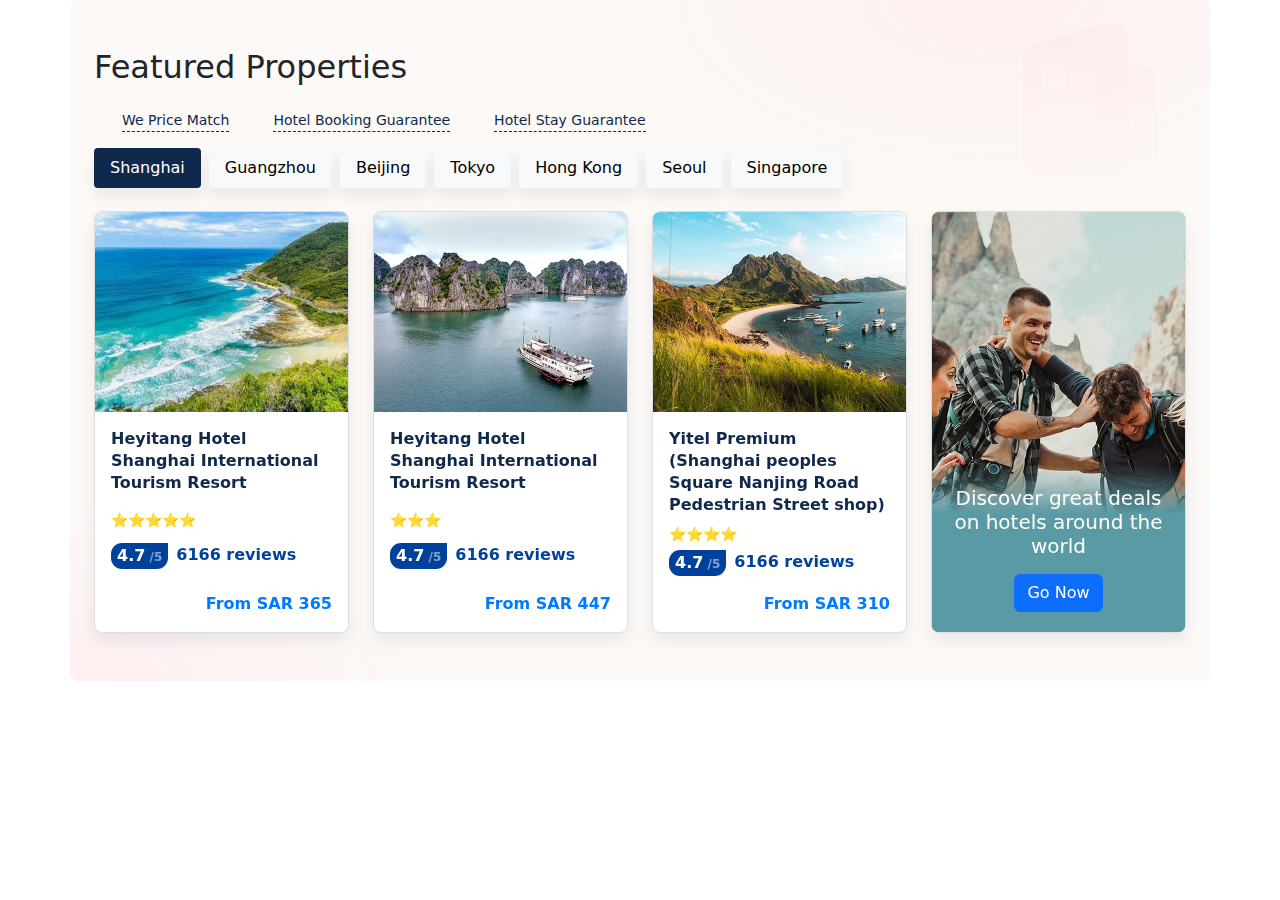
<file: section.html>
<!DOCTYPE html>
<html lang="en">
<head>
  <meta charset="UTF-8">
  <meta name="viewport" content="width=device-width, initial-scale=1.0">
  <title>Dynamic Featured Properties</title>
  <!-- Bootstrap CSS -->
  <link href="https://cdn.jsdelivr.net/npm/bootstrap@5.3.0/dist/css/bootstrap.min.css" rel="stylesheet">
  <style>
    .city-section-wrapper .property-card {
      border: 1px solid #ddd;
      border-radius: 8px;
      overflow: hidden;
      transition: box-shadow 0.3s ease-in-out;
    }
    .city-section-wrapper  .property-card:hover {
      box-shadow: 0 4px 10px rgba(0, 0, 0, 0.2);
    }
    .city-section-wrapper .property-image img {
      width: 100%;
      height: 200px;
      object-fit: cover;
    }
    .city-section-wrapper .property-content {
      padding: 16px;
    }
    .city-section-wrapper .property-rating {
      font-size: 14px;
      color: #f39c12;
    }
        .city-section-wrapper .price {
      font-weight: bold;
      color: #007bff;
    }
        .city-section-wrapper .nav-tabs {
      border-bottom: none;
    }
        .city-section-wrapper .nav-tabs .nav-link {
      background-color: #f8f9fa;
      color: #000;
      border: none;
      border-radius: 5px;
      margin-right: 8px;
      padding: 8px 16px;
      transition: background-color 0.3s ease-in-out, color 0.3s ease-in-out;
      border-color: transparent;
    border-radius: 4px;
    box-shadow: 0 8px 16px 0 rgba(15, 41, 77, .08);
    }
        .city-section-wrapper .nav-tabs .nav-link.active {
      /* background-color: #002855;
      color: #ffffff; */
      background-color: #0f294d;
    color: #fff;

    }
        .city-section-wrapper .nav-tabs .nav-link:focus {
      box-shadow: none; /* إزالة حركة التركيز */
    }
        .city-section-wrapper .row > div {
    display: flex;
  }

  /* تثبيت ارتفاع البطاقات */
      .city-section-wrapper .property-card {
    height: 100%; /* ضمان أن البطاقات تأخذ ارتفاع العمود بالكامل */
    display: flex;
    flex-direction: column; /* ترتيب المحتوى عموديًا */
    justify-content: space-between; /* توزيع العناصر بالتساوي */
    background: #fff;
    border-radius: 8px;
    box-shadow: 0 8px 16px 0 rgba(15, 41, 77, .08);
    display: flex;
    flex-direction: column;
    height: 100%;
    overflow: hidden;
    transform: translateZ(0);
  }

  /* صورة الخلفية في البطاقة الثابتة */
      .city-section-wrapper .property-card.fixed-height {
    min-height: 300px; /* تثبيت الارتفاع الأدنى */
  }

      .city-section-wrapper .property-card {
    height: 100%; /* تأخذ كامل ارتفاع العمود */
    display: flex;
    flex-direction: column; /* ترتيب العناصر عموديًا */
    justify-content: space-between; /* توزيع المساحات بالتساوي */
  }

      .city-section-wrapper .property-image img {
    width: 100%;
    height: 200px;
    object-fit: cover;
  }

      .city-section-wrapper .property-content {
    flex-grow: 1; /* يسمح للنصوص باستخدام المساحة المتاحة فقط */
    padding: 16px;
    display: flex;
    flex-direction: column;
    justify-content: space-between; /* توزيع النصوص بالتساوي */
  }

      .city-section-wrapper .property-content h5 {
    margin-bottom: auto; /* اجعل النص يلتصق بالجزء العلوي */
  }
    .city-section-wrapper .property-content-fixedimg {
  margin-top: auto;
}
      .city-section-wrapper .price {
    /* margin-top: auto;  */
    font-weight: bold;
    color: #007bff;
    align-self: end;
  }
      .city-section-wrapper .property-review {
    display: flex;
    gap: .5rem;
    color: #00429b;
    font-weight: 700;
    margin-top: .3rem;
}
  
     .city-section-wrapper  .property-city-rating {
    background: #00429b;
    border-radius: 11px 0 11px 11px;
    padding: 1px 6px;
    color: #fff;

  }
     .city-section-wrapper  .property-total-rating {
    color: hsla(0, 0%, 100%, .5);
    font-size: 12px;
    line-height: 1.3;
  }
  .city-section-wrapper .property-city-title {
    color: #0f294d;
    font-size: 16px;
    font-weight: 700;
    line-height: 22px;
    margin-right: 4px;
    overflow: hidden;
    text-overflow: ellipsis;
  }
  .city-section-wrapper .icon-home {
    display: flex;
    justify-content: center;


}
.city-section-wrapper .ol-usp-simple-text__icon {
    background-size: 100% 100%;
    flex-shrink: 0;
    height: 20px;
    margin-right: 8px;
    width: 20px;

}
.city-section-wrapper .icon-home-title {
    border-bottom: .5px dashed #0f294d;
    color: #0f294d;
    cursor: help;
    font-size: 14px;
    font-weight: 500;
    vertical-align: top;
}
.city-section-wrapper{
  background: url([data-uri]) no-repeat right 24px top 4px, radial-gradient(ellipse 30% 26% at 80% 0, rgba(255, 233, 236, .6), transparent), radial-gradient(ellipse 30% 26% at bottom left, rgba(255, 233, 236, .6), transparent), #fcf9f6;
    border-radius: 8px;
    overflow: hidden;
    padding: 24px;
    width: 100%;
}
  </style>
</head>
<body>

<div class="container py-5 city-section-wrapper">
  <h2 class="mb-4">Featured Properties</h2>
  <div class="icon-home-wraper d-flex ">
    <div class="icon-home">
        <div class="first-icon-home ol-usp-simple-text__icon" style="background-image: url(&quot;https://ak-d.tripcdn.com/images/0AS6b1200090fx7s7F635.png&quot;);" > </div>
        <p class=" icon-home-title icon-home-title-1">We Price Match
          <p>  
    </div>

    <div class="icon-home" style="margin: 0 1rem;">
        <div class="ol-usp-simple-text__icon" style=" background-image: url(&quot;https://ak-d.tripcdn.com/images/0AS6o120009gxfriv28B3.png&quot;);" > </div>
        <p class=" icon-home-title"> Hotel Booking Guarantee<p>  
    </div>

    <div class="icon-home">
        <div class="first-icon-home ol-usp-simple-text__icon" style="background-image: url(&quot;https://ak-d.tripcdn.com/images/0AS2j120009gxknwsA052.png&quot;);" > </div>
        <p class=" icon-home-title icon-home-title-1">Hotel Stay Guarantee
          <p>  
    </div>



</div>
  <ul class="nav nav-tabs mb-4" id="propertyTabs" role="tablist">
    <li class="nav-item">
      <button class="nav-link active" id="shanghai-tab" type="button" onclick="showProperties('shanghai', this)">Shanghai</button>
    </li>
    <li class="nav-item">
      <button class="nav-link" id="guangzhou-tab" type="button" onclick="showProperties('guangzhou', this)">Guangzhou</button>
    </li>
    <li class="nav-item">
      <button class="nav-link" id="beijing-tab" type="button" onclick="showProperties('beijing', this)">Beijing</button>
    </li>
    <li class="nav-item">
      <button class="nav-link" id="tokyo-tab" type="button" onclick="showProperties('Tokyo', this)">Tokyo</button>
    </li>
    <li class="nav-item">
      <button class="nav-link" id="hong-kong-tab" type="button" onclick="showProperties('Hong Kong', this)">Hong Kong</button>
    </li>
    <li class="nav-item">
      <button class="nav-link" id="seoul-tab" type="button" onclick="showProperties('Seoul', this)">Seoul</button>
    </li>
    <li class="nav-item">
      <button class="nav-link" id="singapore-tab" type="button" onclick="showProperties('Singapore', this)">Singapore</button>
    </li>
  </ul>


  <div class="row row-cols-1 row-cols-sm-2 row-cols-md-3 row-cols-xl-4 g-4" id="dynamic-content">
    <div id="property-1"></div>
    <div id="property-2"></div>
    <div id="property-3"></div>


    <div>
      <div class="property-card fixed-height" style="background: url('img/bg-hero.jpg') no-repeat center center/cover;">
        <div class="property-content-fixedimg" style="background: linear-gradient(180deg, transparent, #5a9aa5 48px, #5a9aa5); color: white; padding: 20px; text-align: center; flex-grow: 0;">
          <h5 class="mb-2">Discover great deals on hotels around the world</h5>
          <button class="btn btn-primary mt-2">Go Now</button>
        </div>
      </div>
    </div>
  </div>






























  

  <!-- <div class="row row-cols-1 row-cols-sm-2 row-cols-md-3 row-cols-xl-4 g-4" id="dynamic-content">
    <div id="property-1"></div>
    <div id="property-2"></div>
    <div id="property-3"></div>
    <div>
      <div class="property-card" style="      position: relative;
      height: 300px; /* ارتفاع القسم */
      background: url('img/bg-hero.jpg') no-repeat center center/cover; /* الصورة كخلفية تغطي القسم */
      border-radius: 8px;
      overflow: hidden; ">

        <div class="property-content" style="   
    background: linear-gradient(180deg, transparent, #5a9aa5 48px, #5a9aa5);
            position: absolute;
            bottom: 0;
        color: white;
        text-align: center;z-index: 100; 
        display: flex;
        flex-direction: column;">
          <h5 class="mb-2">Discover great deals on hotels around the world</h5>
          <button class="btn btn-primary mt-2 ">Go Now</button>
        </div>

      </div>
    </div>
  </div> -->
</div>




<!-- JavaScript -->
<script>
  const properties = {
    shanghai: [
      {
        image: 'img/destination-1.jpg',
        title: 'Heyitang Hotel Shanghai International Tourism Resort  ',
        ratingstar: '⭐⭐⭐⭐⭐',
        ratingcity : ' 4.7',
        totalrating : ' /5',
        review: ' 6166 reviews',
        price: 'From SAR 365',
      },
      {
        image: 'img/destination-2.jpg',
        title: 'Heyitang Hotel Shanghai International Tourism Resort  ',
        ratingstar: '⭐⭐⭐',
        ratingcity : ' 4.7',
        totalrating : ' /5',
        review: ' 6166 reviews',
        price: 'From SAR 447',
      },
      {
        image: 'img/destination-3.jpg',
        title: 'Yitel Premium (Shanghai peoples Square Nanjing Road Pedestrian Street shop)',
        ratingstar: '⭐⭐⭐⭐',
        ratingcity : ' 4.7',
        totalrating : ' /5',
        review: ' 6166 reviews',
        price: 'From SAR 310',
      },
    ],
    guangzhou: [
      {
        image: 'img/destination-1.jpg',
        title: 'Guangzhou Hotel A',
        ratingstar: '⭐⭐⭐⭐⭐',
        ratingcity : ' 4.7',
        totalrating : ' /5',
        review: ' 6166 reviews',
        price: 'From SAR 400',
      },
      {
        image: 'img/destination-1.jpg',
        title: 'Guangzhou Hotel B',
        ratingstar: '⭐⭐⭐⭐⭐',
        ratingcity : ' 4.7',
        totalrating : ' /5',
        review: ' 6166 reviews',
        price: 'From SAR 350',
      },
      {
        image: 'img/destination-3.jpg',
        title: 'Guangzhou Hotel C',
        ratingstar: '⭐⭐⭐⭐⭐',
        ratingcity : ' 4.7',
        totalrating : ' /5',
        review: ' 6166 reviews',
        price: 'From SAR 290',
      },
    ],
    beijing: [
      {
        image: 'img/package-1.jpg',
        title: 'Beijing Hotel A',
        ratingstar: '⭐⭐⭐⭐⭐',
        ratingcity : ' 4.7',
        totalrating : ' /5',
        review: ' 6166 reviews',
        price: 'From SAR 420',
      },
      {
        image: 'img/package-2.jpg',
        title: 'Beijing Hotel B',
        ratingstar: '⭐⭐⭐⭐⭐',
        ratingcity : ' 4.7',
        totalrating : ' /5',
        review: ' 6166 reviews',
        price: 'From SAR 390',
      },
      {
        image: 'img/package-3.jpg',
        title: 'Beijing Hotel C',
        ratingstar: '⭐⭐⭐⭐⭐',
        ratingcity : ' 4.7',
        totalrating : ' /5',
        review: ' 6166 reviews',
        price: 'From SAR 360',
      },
    ], 
    Tokyo: [
      {
        image: 'img/destination-1.jpg',
        title: 'Heyitang Hotel Shanghai International Tourism Resort  ',
        ratingstar: '⭐⭐⭐⭐⭐',
        ratingcity : ' 4.7',
        totalrating : ' /5',
        review: ' 6166 reviews',
        price: 'From SAR 365',
      },
      {
        image: 'img/destination-2.jpg',
        title: 'Heyitang Hotel Shanghai International Tourism Resort  ',
        ratingstar: '⭐⭐⭐⭐⭐',
        ratingcity : ' 4.7',
        totalrating : ' /5',
        review: ' 6166 reviews',
        price: 'From SAR 447',
      },
      {
        image: 'img/destination-3.jpg',
        title: 'Yitel Premium (Shanghai peoples Square Nanjing Road Pedestrian Street shop)',
        ratingstar: '⭐⭐⭐⭐⭐',
        ratingcity : ' 4.7',
        totalrating : ' /5',
        review: ' 6166 reviews',
        price: 'From SAR 310',
      },
    ],
    'Hong Kong': [
      {
        image: 'img/destination-1.jpg',
        title: 'Guangzhou Hotel A',
        ratingstar: '⭐⭐⭐⭐⭐',
        ratingcity : ' 4.7',
        totalrating : ' /5',
        review: ' 6166 reviews',
        price: 'From SAR 400',
      },
      {
        image: 'img/destination-1.jpg',
        title: 'Guangzhou Hotel B',
        ratingstar: '⭐⭐⭐⭐⭐',
        ratingcity : ' 4.7',
        totalrating : ' /5',
        review: ' 6166 reviews',
        price: 'From SAR 350',
      },
      {
        image: 'img/destination-3.jpg',
        title: 'Guangzhou Hotel C',
        ratingstar: '⭐⭐⭐⭐⭐',
        ratingcity : ' 4.7',
        totalrating : ' /5',
        review: ' 6166 reviews',
        price: 'From SAR 290',
      },
    ],
    Seoul: [
      {
        image: 'img/package-1.jpg',
        title: 'Beijing Hotel A',
        ratingstar: '⭐⭐⭐⭐⭐',
        ratingcity : ' 4.7',
        totalrating : ' /5',
        review: ' 6166 reviews',
        price: 'From SAR 420',
      },
      {
        image: 'img/package-2.jpg',
        title: 'Beijing Hotel B',
        ratingstar: '⭐⭐⭐⭐⭐',
        ratingcity : ' 4.7',
        totalrating : ' /5',
        review: ' 6166 reviews',
        price: 'From SAR 390',
      },
      {
        image: 'img/package-3.jpg',
        title: 'Beijing Hotel C',
        ratingstar: '⭐⭐⭐⭐⭐',
        ratingcity : ' 4.7',
        totalrating : ' /5',
        review: ' 6166 reviews',
        price: 'From SAR 360',
      },
    ],
    Singapore: [
      {
        image: 'img/destination-1.jpg',
        title: 'Heyitang Hotel Shanghai International Tourism Resort  ',
        ratingstar: '⭐⭐⭐⭐⭐',
        ratingcity : ' 4.7',
        totalrating : ' /5',
        review: ' 6166 reviews',
        price: 'From SAR 365',
      },
      {
        image: 'img/destination-2.jpg',
        title: 'Heyitang Hotel Shanghai International Tourism Resort  ',
        ratingstar: '⭐⭐⭐⭐⭐',
        ratingcity : ' 4.7',
        totalrating : ' /5',
        review: ' 6166 reviews',
        price: 'From SAR 447',
      },
      {
        image: 'img/destination-3.jpg',
        title: 'Da Zhong Airport Hotel',
        ratingstar: '⭐⭐⭐⭐⭐',
        ratingcity : ' 4.7',
        totalrating : ' /5',
        review: ' 6166 reviews',
        price: 'From SAR 310',
      },
    ],
  };

  function showProperties(city, element) {
    // تحديث المحتوى الديناميكي
    for (let i = 0; i < 3; i++) {
      const property = properties[city][i];
      document.getElementById(`property-${i + 1}`).innerHTML = `
        <div class="property-card">
          <div class="property-image">
            <img src="${property.image}" alt="${property.title}">
          </div>
          <div class="property-content">
            <h5 class="mb-2 property-city-title">${property.title}</h5>
            <div class="property-rating">${property.ratingstar}</div>
            <div class="property-review"> 
                <p class="property-city-rating"> 
                  <span >${property.ratingcity}</span><span class ="property-total-rating">${property.totalrating}</span> 
                </p> ${property.review}  </div>
            <div class="price">${property.price}</div>
          </div>
        </div>
      `;
    }

    // ratingcity : ' 4.7',
    // totalrating : ' /5',
    // تحديث الحالة النشطة (Active State)
    const tabs = document.querySelectorAll('.nav-link');
    tabs.forEach(tab => tab.classList.remove('active'));
    element.classList.add('active');
  }

  // Initialize with Shanghai properties
  showProperties('shanghai', document.getElementById('shanghai-tab'));
</script>

<!-- Bootstrap Bundle JS -->
<script src="https://cdn.jsdelivr.net/npm/bootstrap@5.3.0/dist/js/bootstrap.bundle.min.js"></script>
</body>
</html>
</file>
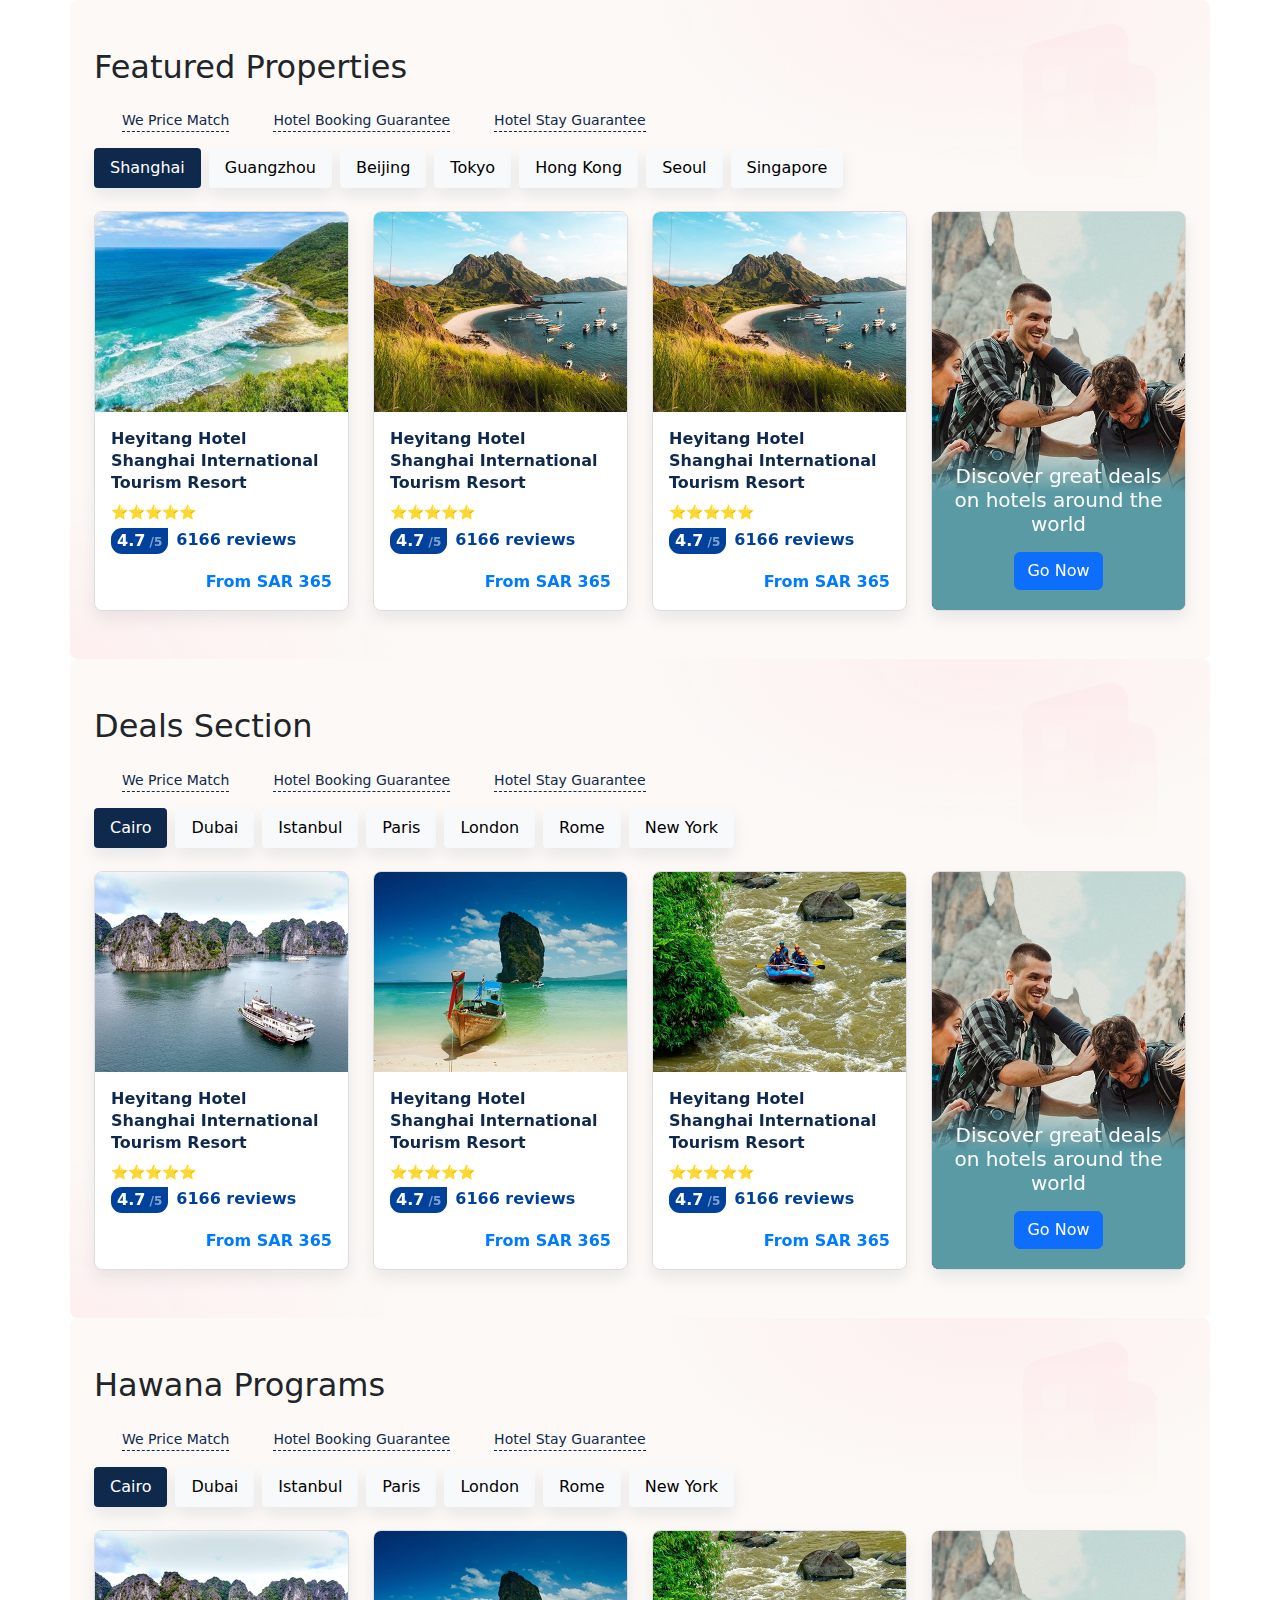
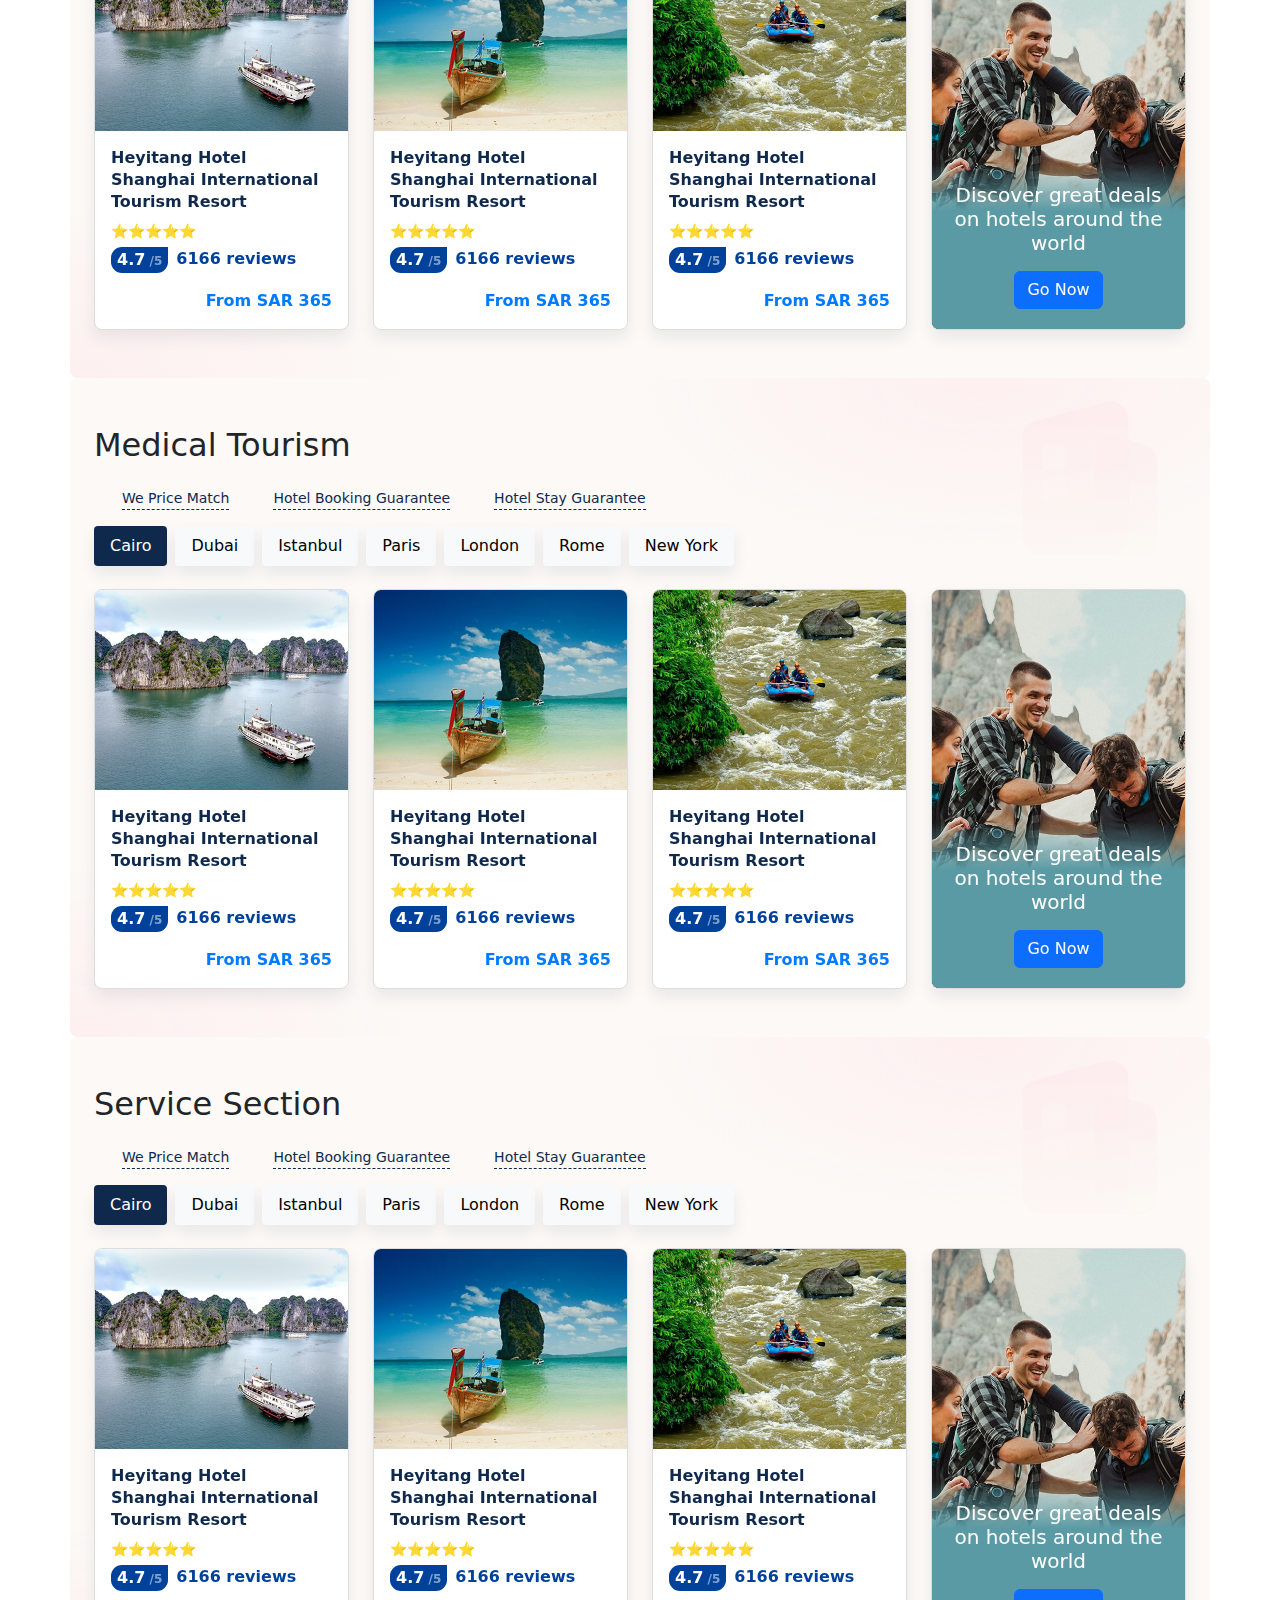
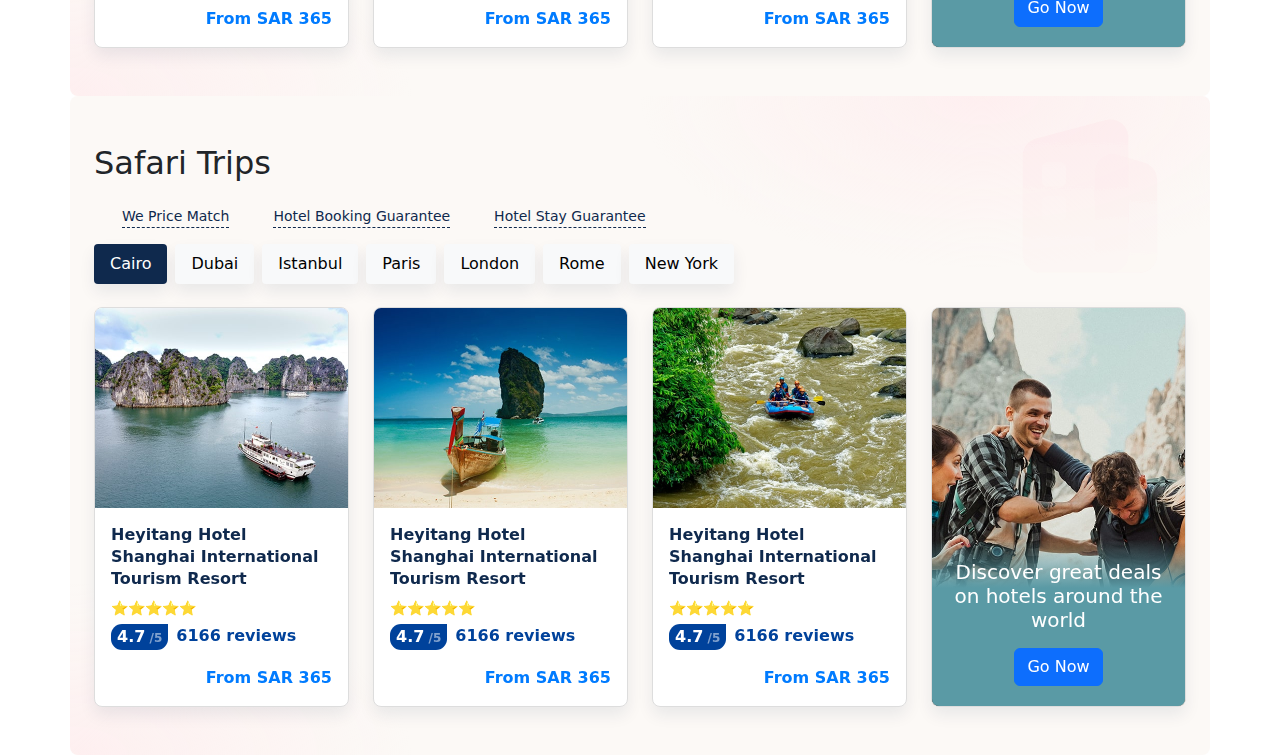
<file: static-secs.html>
<!DOCTYPE html>
<html lang="en">
<head>
  <meta charset="UTF-8">
  <meta name="viewport" content="width=device-width, initial-scale=1.0">
  <title>Dynamic Featured Properties</title>
  <!-- Bootstrap CSS -->
  <link href="https://cdn.jsdelivr.net/npm/bootstrap@5.3.0/dist/css/bootstrap.min.css" rel="stylesheet">
  <style>
    .city-section-wrapper .property-card {
      border: 1px solid #ddd;
      border-radius: 8px;
      overflow: hidden;
      transition: box-shadow 0.3s ease-in-out;
    }
    .city-section-wrapper  .property-card:hover {
      box-shadow: 0 4px 10px rgba(0, 0, 0, 0.2);
    }
    .city-section-wrapper .property-image img {
      width: 100%;
      height: 200px;
      object-fit: cover;

    }
    .city-section-wrapper .property-content {
      padding: 16px;
    }
    .city-section-wrapper .property-rating {
      font-size: 14px;
      color: #f39c12;
    }
        .city-section-wrapper .price {
      font-weight: bold;
      color: #007bff;
    }
        .city-section-wrapper .nav-tabs {
      border-bottom: none;
    }
        .city-section-wrapper .nav-tabs .nav-link {
      background-color: #f8f9fa;
      color: #000;
      border: none;
      border-radius: 5px;
      margin-right: 8px;
      padding: 8px 16px;
      transition: background-color 0.3s ease-in-out, color 0.3s ease-in-out;
      border-color: transparent;
    border-radius: 4px;
    box-shadow: 0 8px 16px 0 rgba(15, 41, 77, .08);
    }
        .city-section-wrapper .nav-tabs .nav-link.active {
      /* background-color: #002855;
      color: #ffffff; */
      background-color: #0f294d;
    color: #fff;

    }
        .city-section-wrapper .nav-tabs .nav-link:focus {
      box-shadow: none; /* إزالة حركة التركيز */
    }
        .city-section-wrapper .row > div {
    display: flex;
  }

  /* تثبيت ارتفاع البطاقات */
      .city-section-wrapper .property-card {
    height: 100%; /* ضمان أن البطاقات تأخذ ارتفاع العمود بالكامل */
    display: flex;
    flex-direction: column; /* ترتيب المحتوى عموديًا */
    justify-content: space-between; /* توزيع العناصر بالتساوي */
    background: #fff;
    border-radius: 8px;
    box-shadow: 0 8px 16px 0 rgba(15, 41, 77, .08);
    display: flex;
    flex-direction: column;
    height: 100%;
    overflow: hidden;
    transform: translateZ(0);
  }

  /* صورة الخلفية في البطاقة الثابتة */
      .city-section-wrapper .property-card.fixed-height {
    min-height: 300px; /* تثبيت الارتفاع الأدنى */
  }

      .city-section-wrapper .property-card {
    height: 100%; /* تأخذ كامل ارتفاع العمود */
    display: flex;
    flex-direction: column; /* ترتيب العناصر عموديًا */
    justify-content: space-between; /* توزيع المساحات بالتساوي */
  }

      .city-section-wrapper .property-image img {
    width: 100%;
    height: 200px;
    object-fit: cover;
  }

      .city-section-wrapper .property-content {
    flex-grow: 1; /* يسمح للنصوص باستخدام المساحة المتاحة فقط */
    padding: 16px;
    display: flex;
    flex-direction: column;
    justify-content: space-between; /* توزيع النصوص بالتساوي */
  }

      .city-section-wrapper .property-content h5 {
    margin-bottom: auto; /* اجعل النص يلتصق بالجزء العلوي */
  }
    .city-section-wrapper .property-content-fixedimg {
  margin-top: auto;
}
      .city-section-wrapper .price {
    /* margin-top: auto;  */
    font-weight: bold;
    color: #007bff;
    align-self: end;
  }
      .city-section-wrapper .property-review {
    display: flex;
    gap: .5rem;
    color: #00429b;
    font-weight: 700;
    margin-top: .3rem;
}
  
     .city-section-wrapper  .property-city-rating {
    background: #00429b;
    border-radius: 11px 0 11px 11px;
    padding: 1px 6px;
    color: #fff;

  }
     .city-section-wrapper  .property-total-rating {
    color: hsla(0, 0%, 100%, .5);
    font-size: 12px;
    line-height: 1.3;
  }
  .city-section-wrapper .property-city-title {
    color: #0f294d;
    font-size: 16px;
    font-weight: 700;
    line-height: 22px;
    margin-right: 4px;
    overflow: hidden;
    text-overflow: ellipsis;
  }
  .city-section-wrapper .icon-home {
    display: flex;
    justify-content: center;


}
.city-section-wrapper .ol-usp-simple-text__icon {
    background-size: 100% 100%;
    flex-shrink: 0;
    height: 20px;
    margin-right: 8px;
    width: 20px;

}
.city-section-wrapper .icon-home-title {
    border-bottom: .5px dashed #0f294d;
    color: #0f294d;
    cursor: help;
    font-size: 14px;
    font-weight: 500;
    vertical-align: top;
}
.city-section-wrapper{
  background: url([data-uri]) no-repeat right 24px top 4px, radial-gradient(ellipse 30% 26% at 80% 0, rgba(255, 233, 236, .6), transparent), radial-gradient(ellipse 30% 26% at bottom left, rgba(255, 233, 236, .6), transparent), #fcf9f6;
    border-radius: 8px;
    overflow: hidden;
    padding: 24px;
    width: 100%;
}
.city-content {
  display: none; /* إخفاء جميع أقسام المدن */
}

.city-content.active {
  display: flex; /* إظهار القسم النشط */
}
  </style>
</head>
<body>

<div class="container py-5 city-section-wrapper">
  <h2 class="mb-4">Featured Properties</h2>
  <div class="icon-home-wraper d-flex ">
    <div class="icon-home">
        <div class="first-icon-home ol-usp-simple-text__icon" style="background-image: url(&quot;https://ak-d.tripcdn.com/images/0AS6b1200090fx7s7F635.png&quot;);" > </div>
        <p class=" icon-home-title icon-home-title-1">We Price Match
          <p>  
    </div>

    <div class="icon-home" style="margin: 0 1rem;">
        <div class="ol-usp-simple-text__icon" style=" background-image: url(&quot;https://ak-d.tripcdn.com/images/0AS6o120009gxfriv28B3.png&quot;);" > </div>
        <p class=" icon-home-title"> Hotel Booking Guarantee<p>  
    </div>

    <div class="icon-home">
        <div class="first-icon-home ol-usp-simple-text__icon" style="background-image: url(&quot;https://ak-d.tripcdn.com/images/0AS2j120009gxknwsA052.png&quot;);" > </div>
        <p class=" icon-home-title icon-home-title-1">Hotel Stay Guarantee
          <p>  
    </div>



</div>
<ul class="nav nav-tabs mb-4" id="hawana-store-tabs" role="tablist">
    <li class="nav-item">
      <button class="nav-link active" id="hawana-store-shanghai-tab" type="button" onclick="showProperties('hawana-store-shanghai', this)">Shanghai</button>
    </li>
    <li class="nav-item">
      <button class="nav-link" id="hawana-store-guangzhou-tab" type="button" onclick="showProperties('hawana-store-guangzhou', this)">Guangzhou</button>
    </li>
    <li class="nav-item">
      <button class="nav-link" id="hawana-store-beijing-tab" type="button" onclick="showProperties('hawana-store-beijing', this)">Beijing</button>
    </li>
    <li class="nav-item">
      <button class="nav-link" id="hawana-store-tokyo-tab" type="button" onclick="showProperties('hawana-store-tokyo', this)">Tokyo</button>
    </li>
    <li class="nav-item">
      <button class="nav-link" id="hawana-store-hongkong-tab" type="button" onclick="showProperties('hawana-store-hongkong', this)">Hong Kong</button>
    </li>
    <li class="nav-item">
      <button class="nav-link" id="hawana-store-seoul-tab" type="button" onclick="showProperties('hawana-store-seoul', this)">Seoul</button>
    </li>
    <li class="nav-item">
      <button class="nav-link" id="hawana-store-singapore-tab" type="button" onclick="showProperties('hawana-store-singapore', this)">Singapore</button>
    </li>
</ul>
  

  <div id="hawana-store-shanghai" class="city-content hawana-store-content active row row-cols-1 row-cols-sm-2 row-cols-md-3 row-cols-xl-4 g-4">

    <div>
        <div class="property-card">
            <div class="property-image">
            <img src="img/destination-1.jpg" alt="destination">
            </div>
            <div class="property-content">
            <h5 class="mb-2 property-city-title">Heyitang Hotel Shanghai International Tourism Resort  </h5>
            <div class="property-rating">⭐⭐⭐⭐⭐</div>
            <div class="property-review"> 
                <p class="property-city-rating"> 
                    <span >4.7</span><span class ="property-total-rating"> /5</span> 
                </p> 6166 reviews </div>
            <div class="price">From SAR 365</div>
            </div>
        </div>
    </div>
      <div>
        <div class="property-card">
            <div class="property-image">
            <img src="img/destination-3.jpg" alt="destination">
            </div>
            <div class="property-content">
            <h5 class="mb-2 property-city-title">Heyitang Hotel Shanghai International Tourism Resort  </h5>
            <div class="property-rating">⭐⭐⭐⭐⭐</div>
            <div class="property-review"> 
                <p class="property-city-rating"> 
                    <span >4.7</span><span class ="property-total-rating"> /5</span> 
                </p> 6166 reviews </div>
            <div class="price">From SAR 365</div>
            </div>
        </div>
    </div>
      <div>
        <div class="property-card">
            <div class="property-image">
            <img src="img/destination-3.jpg" alt="destination">
            </div>
            <div class="property-content">
            <h5 class="mb-2 property-city-title">Heyitang Hotel Shanghai International Tourism Resort  </h5>
            <div class="property-rating">⭐⭐⭐⭐⭐</div>
            <div class="property-review"> 
                <p class="property-city-rating"> 
                    <span >4.7</span><span class ="property-total-rating"> /5</span> 
                </p> 6166 reviews </div>
            <div class="price">From SAR 365</div>
            </div>
        </div>
    </div>
      <div>
        <div class="property-card fixed-height" style="background: url('img/bg-hero.jpg') no-repeat center center/cover;">
          <div class="property-content-fixedimg" style="background: linear-gradient(180deg, transparent, #5a9aa5 48px, #5a9aa5); color: white; padding: 20px; text-align: center; flex-grow: 0;">
            <h5 class="mb-2">Discover great deals on hotels around the world</h5>
            <button class="btn btn-primary mt-2">Go Now</button>
          </div>
        </div>
      </div>
  </div>

  <div id="hawana-store-guangzhou" class="city-content  hawana-store-content row row-cols-1 row-cols-sm-2 row-cols-md-3 row-cols-xl-4 g-4">
    <div>
        <div class="property-card">
            <div class="property-image">
              <img src="img/package-1.jpg" alt="destination">
            </div>
            <div class="property-content">
              <h5 class="mb-2 property-city-title">Heyitang Hotel Shanghai International Tourism Resort  </h5>
              <div class="property-rating">⭐⭐⭐⭐⭐</div>
              <div class="property-review"> 
                  <p class="property-city-rating"> 
                    <span >4.7</span><span class ="property-total-rating"> /5</span> 
                  </p> 6166 reviews </div>
              <div class="price">From SAR 365</div>
            </div>
          </div>
    </div>
    <div>
        <div class="property-card">
            <div class="property-image">
              <img src="img/package-2.jpg" alt="destination">
            </div>
            <div class="property-content">
              <h5 class="mb-2 property-city-title">Heyitang Hotel Shanghai International Tourism Resort  </h5>
              <div class="property-rating">⭐⭐⭐⭐⭐</div>
              <div class="property-review"> 
                  <p class="property-city-rating"> 
                    <span >4.7</span><span class ="property-total-rating"> /5</span> 
                  </p> 6166 reviews </div>
              <div class="price">From SAR 365</div>
            </div>
          </div>
    </div>
    <div>
        <div class="property-card">
            <div class="property-image">
              <img src="img/package-3.jpg" alt="destination">
            </div>
            <div class="property-content">
              <h5 class="mb-2 property-city-title">Heyitang Hotel Shanghai International Tourism Resort  </h5>
              <div class="property-rating">⭐⭐⭐⭐⭐</div>
              <div class="property-review"> 
                  <p class="property-city-rating"> 
                    <span >4.7</span><span class ="property-total-rating"> /5</span> 
                  </p> 6166 reviews </div>
              <div class="price">From SAR 365</div>
            </div>
          </div>
    </div>

      <div>
        <div class="property-card fixed-height" style="background: url('img/bg-hero.jpg') no-repeat center center/cover;">
          <div class="property-content-fixedimg" style="background: linear-gradient(180deg, transparent, #5a9aa5 48px, #5a9aa5); color: white; padding: 20px; text-align: center; flex-grow: 0;">
            <h5 class="mb-2">Discover great deals on hotels around the world</h5>
            <button class="btn btn-primary mt-2">Go Now</button>
          </div>
        </div>
      </div>
  </div>

  <div id="hawana-store-beijing" class="city-content  hawana-store-content row row-cols-1 row-cols-sm-2 row-cols-md-3 row-cols-xl-4 ">
    <div>
        <div class="property-card">
            <div class="property-image">
              <img src="img/destination-1.jpg" alt="destination">
            </div>
            <div class="property-content">
              <h5 class="mb-2 property-city-title">Heyitang Hotel Shanghai International Tourism Resort  </h5>
              <div class="property-rating">⭐⭐⭐⭐⭐</div>
              <div class="property-review"> 
                  <p class="property-city-rating"> 
                    <span >4.7</span><span class ="property-total-rating"> /5</span> 
                  </p> 6166 reviews </div>
              <div class="price">From SAR 365</div>
            </div>
          </div>
    </div>
    <div>
        <div class="property-card">
            <div class="property-image">
              <img src="img/destination-2.jpg" alt="destination">
            </div>
            <div class="property-content">
              <h5 class="mb-2 property-city-title">Heyitang Hotel Shanghai International Tourism Resort  </h5>
              <div class="property-rating">⭐⭐⭐⭐⭐</div>
              <div class="property-review"> 
                  <p class="property-city-rating"> 
                    <span >4.7</span><span class ="property-total-rating"> /5</span> 
                  </p> 6166 reviews </div>
              <div class="price">From SAR 365</div>
            </div>
          </div>
    </div>
    <div>
          
      <div class="property-card">
        <div class="property-image">
          <img src="img/destination-3.jpg" alt="destination">
        </div>
        <div class="property-content">
          <h5 class="mb-2 property-city-title">Heyitang Hotel Shanghai International Tourism Resort  </h5>
          <div class="property-rating">⭐⭐⭐⭐⭐</div>
          <div class="property-review"> 
              <p class="property-city-rating"> 
                <span >4.7</span><span class ="property-total-rating"> /5</span> 
              </p> 6166 reviews </div>
          <div class="price">From SAR 365</div>
        </div>
      </div>
    </div>


      <div>
        <div class="property-card fixed-height" style="background: url('img/bg-hero.jpg') no-repeat center center/cover;">
          <div class="property-content-fixedimg" style="background: linear-gradient(180deg, transparent, #5a9aa5 48px, #5a9aa5); color: white; padding: 20px; text-align: center; flex-grow: 0;">
            <h5 class="mb-2">Discover great deals on hotels around the world</h5>
            <button class="btn btn-primary mt-2">Go Now</button>
          </div>
        </div>
      </div>
  </div>
  <div id="hawana-store-tokyo" class="city-content  hawana-store-content row row-cols-1 row-cols-sm-2 row-cols-md-3 row-cols-xl-4 g-4">
    <div>
    <div class="property-card">
        <div class="property-image">
          <img src="img/destination-1.jpg" alt="destination">
        </div>
        <div class="property-content">
          <h5 class="mb-2 property-city-title">Heyitang Hotel Shanghai International Tourism Resort  grdgrgg </h5>
          <div class="property-rating">⭐⭐⭐⭐⭐</div>
          <div class="property-review"> 
              <p class="property-city-rating"> 
                <span >4.7</span><span class ="property-total-rating"> /5</span> 
              </p> 6166 reviews </div>
          <div class="price">From SAR 365</div>
        </div>
      </div>
    </div>
    <div>
      <div class="property-card">
        <div class="property-image">
          <img src="img/destination-2.jpg" alt="destination">
        </div>
        <div class="property-content">
          <h5 class="mb-2 property-city-title">Heyitang Hotel Shanghai International Tourism Resort  </h5>
          <div class="property-rating">⭐⭐⭐⭐⭐</div>
          <div class="property-review"> 
              <p class="property-city-rating"> 
                <span >4.7</span><span class ="property-total-rating"> /5</span> 
              </p> 6166 reviews </div>
          <div class="price">From SAR 365</div>
        </div>
      </div>
    </div>
      <div>
      <div class="property-card">
        <div class="property-image">
          <img src="img/destination-3.jpg" alt="destination">
        </div>
        <div class="property-content">
          <h5 class="mb-2 property-city-title">Heyitang Hotel Shanghai International Tourism Resort  </h5>
          <div class="property-rating">⭐⭐⭐⭐⭐</div>
          <div class="property-review"> 
              <p class="property-city-rating"> 
                <span >4.7</span><span class ="property-total-rating"> /5</span> 
              </p> 6166 reviews </div>
          <div class="price">From SAR 365</div>
        </div>
      </div>
    </div>
      <div>
        <div class="property-card fixed-height" style="background: url('img/bg-hero.jpg') no-repeat center center/cover;">
          <div class="property-content-fixedimg" style="background: linear-gradient(180deg, transparent, #5a9aa5 48px, #5a9aa5); color: white; padding: 20px; text-align: center; flex-grow: 0;">
            <h5 class="mb-2">Discover great deals on hotels around the world</h5>
            <button class="btn btn-primary mt-2">Go Now</button>
          </div>
        </div>
      </div>
  </div>
  <div id="hawana-store-hongkong" class="city-content  hawana-store-content row row-cols-1 row-cols-sm-2 row-cols-md-3 row-cols-xl-4 g-4">
    <div>  
          <div class="property-card">
        <div class="property-image">
          <img src="img/package-1.jpg" alt="destination">
        </div>
        <div class="property-content">
          <h5 class="mb-2 property-city-title">Heyitang Hotel Shanghai International Tourism Resort  </h5>
          <div class="property-rating">⭐⭐⭐⭐⭐</div>
          <div class="property-review"> 
              <p class="property-city-rating"> 
                <span >4.7</span><span class ="property-total-rating"> /5</span> 
              </p> 6166 reviews </div>
          <div class="price">From SAR 365</div>
        </div>
      </div></div>
    <div>    
      <div class="property-card">
        <div class="property-image">
          <img src="img/package-2.jpg" alt="destination">
        </div>
        <div class="property-content">
          <h5 class="mb-2 property-city-title">Heyitang Hotel Shanghai International Tourism Resort  </h5>
          <div class="property-rating">⭐⭐⭐⭐⭐</div>
          <div class="property-review"> 
              <p class="property-city-rating"> 
                <span >4.7</span><span class ="property-total-rating"> /5</span> 
              </p> 6166 reviews </div>
          <div class="price">From SAR 365</div>
        </div>
      </div>
    </div>
    <div>
        <div class="property-card">
            <div class="property-image">
              <img src="img/package-3.jpg" alt="destination">
            </div>
            <div class="property-content">
              <h5 class="mb-2 property-city-title">Heyitang Hotel Shanghai International Tourism Resort  </h5>
              <div class="property-rating">⭐⭐⭐⭐⭐</div>
              <div class="property-review"> 
                  <p class="property-city-rating"> 
                    <span >4.7</span><span class ="property-total-rating"> /5</span> 
                  </p> 6166 reviews </div>
              <div class="price">From SAR 365</div>
            </div>
          </div>
    </div>


      <div>
        <div class="property-card fixed-height" style="background: url('img/bg-hero.jpg') no-repeat center center/cover;">
          <div class="property-content-fixedimg" style="background: linear-gradient(180deg, transparent, #5a9aa5 48px, #5a9aa5); color: white; padding: 20px; text-align: center; flex-grow: 0;">
            <h5 class="mb-2">Discover great deals on hotels around the world</h5>
            <button class="btn btn-primary mt-2">Go Now</button>
          </div>
        </div>
      </div>
  </div>
  <div id="hawana-store-seoul" class="city-content  hawana-store-content row row-cols-1 row-cols-sm-2 row-cols-md-3 row-cols-xl-4 g-4">
    <div>
        <div class="property-card">
            <div class="property-image">
              <img src="img/package-1.jpg" alt="destination">
            </div>
            <div class="property-content">
              <h5 class="mb-2 property-city-title">Heyitang Hotel Shanghai International Tourism Resort  </h5>
              <div class="property-rating">⭐⭐⭐⭐⭐</div>
              <div class="property-review"> 
                  <p class="property-city-rating"> 
                    <span >4.7</span><span class ="property-total-rating"> /5</span> 
                  </p> 6166 reviews </div>
              <div class="price">From SAR 365</div>
            </div>
          </div>
    </div>
    <div>
      <div class="property-card">
        <div class="property-image">
          <img src="img/package-2.jpg" alt="destination">
        </div>
        <div class="property-content">
          <h5 class="mb-2 property-city-title">Heyitang Hotel Shanghai International Tourism Resort  </h5>
          <div class="property-rating">⭐⭐⭐⭐⭐</div>
          <div class="property-review"> 
              <p class="property-city-rating"> 
                <span >4.7</span><span class ="property-total-rating"> /5</span> 
              </p> 6166 reviews </div>
          <div class="price">From SAR 365</div>
        </div>
      </div>
    </div>
    <div>
        <div class="property-card">
            <div class="property-image">
              <img src="img/package-3.jpg" alt="destination">
            </div>
            <div class="property-content">
              <h5 class="mb-2 property-city-title">Heyitang Hotel Shanghai International Tourism Resort  </h5>
              <div class="property-rating">⭐⭐⭐⭐⭐</div>
              <div class="property-review"> 
                  <p class="property-city-rating"> 
                    <span >4.7</span><span class ="property-total-rating"> /5</span> 
                  </p> 6166 reviews </div>
              <div class="price">From SAR 365</div>
            </div>
          </div>
    </div>


      <div>
        <div class="property-card fixed-height" style="background: url('img/bg-hero.jpg') no-repeat center center/cover;">
          <div class="property-content-fixedimg" style="background: linear-gradient(180deg, transparent, #5a9aa5 48px, #5a9aa5); color: white; padding: 20px; text-align: center; flex-grow: 0;">
            <h5 class="mb-2">Discover great deals on hotels around the world</h5>
            <button class="btn btn-primary mt-2">Go Now</button>
          </div>
        </div>
      </div>
  </div>

  <div id="hawana-store-singapore" class="city-content  hawana-store-content row row-cols-1 row-cols-sm-2 row-cols-md-3 row-cols-xl-4 g-4">
    <div>
        <div class="property-card">
            <div class="property-image">
              <img src="img/destination-2.jpg" alt="destination">
            </div>
            <div class="property-content">
              <h5 class="mb-2 property-city-title">Heyitang Hotel Shanghai International Tourism Resort  </h5>
              <div class="property-rating">⭐⭐⭐⭐⭐</div>
              <div class="property-review"> 
                  <p class="property-city-rating"> 
                    <span >4.7</span><span class ="property-total-rating"> /5</span> 
                  </p> 6166 reviews </div>
              <div class="price">From SAR 365</div>
            </div>
          </div>
    </div>
    <div>
        <div class="property-card">
            <div class="property-image">
              <img src="img/package-1.jpg" alt="destination">
            </div>
            <div class="property-content">
              <h5 class="mb-2 property-city-title">Heyitang Hotel Shanghai International Tourism Resort  </h5>
              <div class="property-rating">⭐⭐⭐⭐⭐</div>
              <div class="property-review"> 
                  <p class="property-city-rating"> 
                    <span >4.7</span><span class ="property-total-rating"> /5</span> 
                  </p> 6166 reviews </div>
              <div class="price">From SAR 365</div>
            </div>
          </div>
    </div>
    <div>
        <div class="property-card">
            <div class="property-image">
              <img src="img/package-3.jpg" alt="destination">
            </div>
            <div class="property-content">
              <h5 class="mb-2 property-city-title">Heyitang Hotel Shanghai International Tourism Resort  </h5>
              <div class="property-rating">⭐⭐⭐⭐⭐</div>
              <div class="property-review"> 
                  <p class="property-city-rating"> 
                    <span >4.7</span><span class ="property-total-rating"> /5</span> 
                  </p> 6166 reviews </div>
              <div class="price">From SAR 365</div>
            </div>
          </div>
    </div>

      <div>
        <div class="property-card fixed-height" style="background: url('img/bg-hero.jpg') no-repeat center center/cover;">
          <div class="property-content-fixedimg" style="background: linear-gradient(180deg, transparent, #5a9aa5 48px, #5a9aa5); color: white; padding: 20px; text-align: center; flex-grow: 0;">
            <h5 class="mb-2">Discover great deals on hotels around the world</h5>
            <button class="btn btn-primary mt-2">Go Now</button>
          </div>
        </div>
      </div>
  </div> 


</div>


<div class="container py-5 city-section-wrapper">
    <h2 class="mb-4">Deals Section</h2>
    <div class="icon-home-wraper d-flex ">
      <div class="icon-home">
          <div class="first-icon-home ol-usp-simple-text__icon" style="background-image: url(&quot;https://ak-d.tripcdn.com/images/0AS6b1200090fx7s7F635.png&quot;);" > </div>
          <p class=" icon-home-title icon-home-title-1">We Price Match
            <p>  
      </div>
  
      <div class="icon-home" style="margin: 0 1rem;">
          <div class="ol-usp-simple-text__icon" style=" background-image: url(&quot;https://ak-d.tripcdn.com/images/0AS6o120009gxfriv28B3.png&quot;);" > </div>
          <p class=" icon-home-title"> Hotel Booking Guarantee<p>  
      </div>
  
      <div class="icon-home">
          <div class="first-icon-home ol-usp-simple-text__icon" style="background-image: url(&quot;https://ak-d.tripcdn.com/images/0AS2j120009gxknwsA052.png&quot;);" > </div>
          <p class=" icon-home-title icon-home-title-1">Hotel Stay Guarantee
            <p>  
      </div>
  
  
  
  </div>
    <!-- Tabs -->
    <ul class="nav nav-tabs mb-4" id="deals-tabs" role="tablist">
      <li class="nav-item">
        <button class="nav-link active" id="deals-cairo-tab" type="button" onclick="showDeals('deals-cairo', this)">Cairo</button>
      </li>
      <li class="nav-item">
        <button class="nav-link" id="deals-dubai-tab" type="button" onclick="showDeals('deals-dubai', this)">Dubai</button>
      </li>
      <li class="nav-item">
        <button class="nav-link" id="deals-istanbul-tab" type="button" onclick="showDeals('deals-istanbul', this)">Istanbul</button>
      </li>
      <li class="nav-item">
        <button class="nav-link" id="deals-paris-tab" type="button" onclick="showDeals('deals-paris', this)">Paris</button>
      </li>
      <li class="nav-item">
        <button class="nav-link" id="deals-london-tab" type="button" onclick="showDeals('deals-london', this)">London</button>
      </li>
      <li class="nav-item">
        <button class="nav-link" id="deals-rome-tab" type="button" onclick="showDeals('deals-rome', this)">Rome</button>
      </li>
      <li class="nav-item">
        <button class="nav-link" id="deals-ny-tab" type="button" onclick="showDeals('deals-ny', this)">New York</button>
      </li>
    </ul>
  
    <!-- Content -->
    <div id="deals-cairo" class="city-content deals-content  active row row-cols-1 row-cols-sm-2 row-cols-md-3 row-cols-xl-4 g-4">
        <div>
            <div class="property-card">
                <div class="property-image">
                  <img src="img/destination-2.jpg" alt="destination">
                </div>
                <div class="property-content">
                  <h5 class="mb-2 property-city-title">Heyitang Hotel Shanghai International Tourism Resort  </h5>
                  <div class="property-rating">⭐⭐⭐⭐⭐</div>
                  <div class="property-review"> 
                      <p class="property-city-rating"> 
                        <span >4.7</span><span class ="property-total-rating"> /5</span> 
                      </p> 6166 reviews </div>
                  <div class="price">From SAR 365</div>
                </div>
              </div>
        </div>
        <div>
            <div class="property-card">
                <div class="property-image">
                  <img src="img/package-1.jpg" alt="destination">
                </div>
                <div class="property-content">
                  <h5 class="mb-2 property-city-title">Heyitang Hotel Shanghai International Tourism Resort  </h5>
                  <div class="property-rating">⭐⭐⭐⭐⭐</div>
                  <div class="property-review"> 
                      <p class="property-city-rating"> 
                        <span >4.7</span><span class ="property-total-rating"> /5</span> 
                      </p> 6166 reviews </div>
                  <div class="price">From SAR 365</div>
                </div>
              </div>
        </div>
        <div>
            <div class="property-card">
                <div class="property-image">
                  <img src="img/package-3.jpg" alt="destination">
                </div>
                <div class="property-content">
                  <h5 class="mb-2 property-city-title">Heyitang Hotel Shanghai International Tourism Resort  </h5>
                  <div class="property-rating">⭐⭐⭐⭐⭐</div>
                  <div class="property-review"> 
                      <p class="property-city-rating"> 
                        <span >4.7</span><span class ="property-total-rating"> /5</span> 
                      </p> 6166 reviews </div>
                  <div class="price">From SAR 365</div>
                </div>
              </div>
        </div>
    
          <div>
            <div class="property-card fixed-height" style="background: url('img/bg-hero.jpg') no-repeat center center/cover;">
              <div class="property-content-fixedimg" style="background: linear-gradient(180deg, transparent, #5a9aa5 48px, #5a9aa5); color: white; padding: 20px; text-align: center; flex-grow: 0;">
                <h5 class="mb-2">Discover great deals on hotels around the world</h5>
                <button class="btn btn-primary mt-2">Go Now</button>
              </div>
            </div>
          </div>
    </div>
  
    <div id="deals-dubai" class="city-content deals-content row row-cols-1 row-cols-sm-2 row-cols-md-3 row-cols-xl-4 g-4 ">
        <div>  
            <div class="property-card">
          <div class="property-image">
            <img src="img/package-1.jpg" alt="destination">
          </div>
          <div class="property-content">
            <h5 class="mb-2 property-city-title">Heyitang Hotel Shanghai International Tourism Resort  </h5>
            <div class="property-rating">⭐⭐⭐⭐⭐</div>
            <div class="property-review"> 
                <p class="property-city-rating"> 
                  <span >4.7</span><span class ="property-total-rating"> /5</span> 
                </p> 6166 reviews </div>
            <div class="price">From SAR 365</div>
          </div>
        </div></div>
      <div>    
        <div class="property-card">
          <div class="property-image">
            <img src="img/package-2.jpg" alt="destination">
          </div>
          <div class="property-content">
            <h5 class="mb-2 property-city-title">Heyitang Hotel Shanghai International Tourism Resort  </h5>
            <div class="property-rating">⭐⭐⭐⭐⭐</div>
            <div class="property-review"> 
                <p class="property-city-rating"> 
                  <span >4.7</span><span class ="property-total-rating"> /5</span> 
                </p> 6166 reviews </div>
            <div class="price">From SAR 365</div>
          </div>
        </div>
      </div>
      <div>
          <div class="property-card">
              <div class="property-image">
                <img src="img/package-3.jpg" alt="destination">
              </div>
              <div class="property-content">
                <h5 class="mb-2 property-city-title">Heyitang Hotel Shanghai International Tourism Resort  </h5>
                <div class="property-rating">⭐⭐⭐⭐⭐</div>
                <div class="property-review"> 
                    <p class="property-city-rating"> 
                      <span >4.7</span><span class ="property-total-rating"> /5</span> 
                    </p> 6166 reviews </div>
                <div class="price">From SAR 365</div>
              </div>
            </div>
      </div>
          <div>
            <div class="property-card fixed-height" style="background: url('img/bg-hero.jpg') no-repeat center center/cover;">
              <div class="property-content-fixedimg" style="background: linear-gradient(180deg, transparent, #5a9aa5 48px, #5a9aa5); color: white; padding: 20px; text-align: center; flex-grow: 0;">
                <h5 class="mb-2">Discover great deals on hotels around the world</h5>
                <button class="btn btn-primary mt-2">Go Now</button>
              </div>
            </div>
          </div>
    </div>
    <div id="deals-istanbul" class="city-content deals-content row row-cols-1 row-cols-sm-2 row-cols-md-3 row-cols-xl-4 g-4 ">
        <div>  
            <div class="property-card">
          <div class="property-image">
            <img src="img/package-1.jpg" alt="destination">
          </div>
          <div class="property-content">
            <h5 class="mb-2 property-city-title">Heyitang Hotel Shanghai International Tourism Resort  </h5>
            <div class="property-rating">⭐⭐⭐⭐⭐</div>
            <div class="property-review"> 
                <p class="property-city-rating"> 
                  <span >4.7</span><span class ="property-total-rating"> /5</span> 
                </p> 6166 reviews </div>
            <div class="price">From SAR 365</div>
          </div>
        </div></div>
      <div>    
        <div class="property-card">
          <div class="property-image">
            <img src="img/package-2.jpg" alt="destination">
          </div>
          <div class="property-content">
            <h5 class="mb-2 property-city-title">Heyitang Hotel Shanghai International Tourism Resort  </h5>
            <div class="property-rating">⭐⭐⭐⭐⭐</div>
            <div class="property-review"> 
                <p class="property-city-rating"> 
                  <span >4.7</span><span class ="property-total-rating"> /5</span> 
                </p> 6166 reviews </div>
            <div class="price">From SAR 365</div>
          </div>
        </div>
      </div>
      <div>
          <div class="property-card">
              <div class="property-image">
                <img src="img/package-3.jpg" alt="destination">
              </div>
              <div class="property-content">
                <h5 class="mb-2 property-city-title">Heyitang Hotel Shanghai International Tourism Resort  </h5>
                <div class="property-rating">⭐⭐⭐⭐⭐</div>
                <div class="property-review"> 
                    <p class="property-city-rating"> 
                      <span >4.7</span><span class ="property-total-rating"> /5</span> 
                    </p> 6166 reviews </div>
                <div class="price">From SAR 365</div>
              </div>
            </div>
      </div>
          <div>
            <div class="property-card fixed-height" style="background: url('img/bg-hero.jpg') no-repeat center center/cover;">
              <div class="property-content-fixedimg" style="background: linear-gradient(180deg, transparent, #5a9aa5 48px, #5a9aa5); color: white; padding: 20px; text-align: center; flex-grow: 0;">
                <h5 class="mb-2">Discover great deals on hotels around the world</h5>
                <button class="btn btn-primary mt-2">Go Now</button>
              </div>
            </div>
          </div>
    </div>
    <div id="deals-paris" class="city-content deals-content row row-cols-1 row-cols-sm-2 row-cols-md-3 row-cols-xl-4 g-4 ">
        <div>  
            <div class="property-card">
          <div class="property-image">
            <img src="img/package-1.jpg" alt="destination">
          </div>
          <div class="property-content">
            <h5 class="mb-2 property-city-title">Heyitang Hotel Shanghai International Tourism Resort  </h5>
            <div class="property-rating">⭐⭐⭐⭐⭐</div>
            <div class="property-review"> 
                <p class="property-city-rating"> 
                  <span >4.7</span><span class ="property-total-rating"> /5</span> 
                </p> 6166 reviews </div>
            <div class="price">From SAR 365</div>
          </div>
        </div></div>
      <div>    
        <div class="property-card">
          <div class="property-image">
            <img src="img/package-2.jpg" alt="destination">
          </div>
          <div class="property-content">
            <h5 class="mb-2 property-city-title">Heyitang Hotel Shanghai International Tourism Resort  </h5>
            <div class="property-rating">⭐⭐⭐⭐⭐</div>
            <div class="property-review"> 
                <p class="property-city-rating"> 
                  <span >4.7</span><span class ="property-total-rating"> /5</span> 
                </p> 6166 reviews </div>
            <div class="price">From SAR 365</div>
          </div>
        </div>
      </div>
      <div>
          <div class="property-card">
              <div class="property-image">
                <img src="img/package-3.jpg" alt="destination">
              </div>
              <div class="property-content">
                <h5 class="mb-2 property-city-title">Heyitang Hotel Shanghai International Tourism Resort  </h5>
                <div class="property-rating">⭐⭐⭐⭐⭐</div>
                <div class="property-review"> 
                    <p class="property-city-rating"> 
                      <span >4.7</span><span class ="property-total-rating"> /5</span> 
                    </p> 6166 reviews </div>
                <div class="price">From SAR 365</div>
              </div>
            </div>
      </div>
          <div>
            <div class="property-card fixed-height" style="background: url('img/bg-hero.jpg') no-repeat center center/cover;">
              <div class="property-content-fixedimg" style="background: linear-gradient(180deg, transparent, #5a9aa5 48px, #5a9aa5); color: white; padding: 20px; text-align: center; flex-grow: 0;">
                <h5 class="mb-2">Discover great deals on hotels around the world</h5>
                <button class="btn btn-primary mt-2">Go Now</button>
              </div>
            </div>
          </div>
    </div>
    <div id="deals-london" class="city-content deals-content row row-cols-1 row-cols-sm-2 row-cols-md-3 row-cols-xl-4 g-4 ">
        <div>  
            <div class="property-card">
          <div class="property-image">
            <img src="img/package-1.jpg" alt="destination">
          </div>
          <div class="property-content">
            <h5 class="mb-2 property-city-title">Heyitang Hotel Shanghai International Tourism Resort  </h5>
            <div class="property-rating">⭐⭐⭐⭐⭐</div>
            <div class="property-review"> 
                <p class="property-city-rating"> 
                  <span >4.7</span><span class ="property-total-rating"> /5</span> 
                </p> 6166 reviews </div>
            <div class="price">From SAR 365</div>
          </div>
        </div></div>
      <div>    
        <div class="property-card">
          <div class="property-image">
            <img src="img/package-2.jpg" alt="destination">
          </div>
          <div class="property-content">
            <h5 class="mb-2 property-city-title">Heyitang Hotel Shanghai International Tourism Resort  </h5>
            <div class="property-rating">⭐⭐⭐⭐⭐</div>
            <div class="property-review"> 
                <p class="property-city-rating"> 
                  <span >4.7</span><span class ="property-total-rating"> /5</span> 
                </p> 6166 reviews </div>
            <div class="price">From SAR 365</div>
          </div>
        </div>
      </div>
      <div>
          <div class="property-card">
              <div class="property-image">
                <img src="img/package-3.jpg" alt="destination">
              </div>
              <div class="property-content">
                <h5 class="mb-2 property-city-title">Heyitang Hotel Shanghai International Tourism Resort  </h5>
                <div class="property-rating">⭐⭐⭐⭐⭐</div>
                <div class="property-review"> 
                    <p class="property-city-rating"> 
                      <span >4.7</span><span class ="property-total-rating"> /5</span> 
                    </p> 6166 reviews </div>
                <div class="price">From SAR 365</div>
              </div>
            </div>
      </div>
          <div>
            <div class="property-card fixed-height" style="background: url('img/bg-hero.jpg') no-repeat center center/cover;">
              <div class="property-content-fixedimg" style="background: linear-gradient(180deg, transparent, #5a9aa5 48px, #5a9aa5); color: white; padding: 20px; text-align: center; flex-grow: 0;">
                <h5 class="mb-2">Discover great deals on hotels around the world</h5>
                <button class="btn btn-primary mt-2">Go Now</button>
              </div>
            </div>
          </div>
    </div>
    <div id="deals-rome" class="city-content deals-content row row-cols-1 row-cols-sm-2 row-cols-md-3 row-cols-xl-4 g-4 ">
        <div>
            <div class="property-card">
                <div class="property-image">
                  <img src="img/destination-2.jpg" alt="destination">
                </div>
                <div class="property-content">
                  <h5 class="mb-2 property-city-title">Heyitang Hotel Shanghai International Tourism Resort  </h5>
                  <div class="property-rating">⭐⭐⭐⭐⭐</div>
                  <div class="property-review"> 
                      <p class="property-city-rating"> 
                        <span >4.7</span><span class ="property-total-rating"> /5</span> 
                      </p> 6166 reviews </div>
                  <div class="price">From SAR 365</div>
                </div>
              </div>
        </div>
        <div>
            <div class="property-card">
                <div class="property-image">
                  <img src="img/package-1.jpg" alt="destination">
                </div>
                <div class="property-content">
                  <h5 class="mb-2 property-city-title">Heyitang Hotel Shanghai International Tourism Resort  </h5>
                  <div class="property-rating">⭐⭐⭐⭐⭐</div>
                  <div class="property-review"> 
                      <p class="property-city-rating"> 
                        <span >4.7</span><span class ="property-total-rating"> /5</span> 
                      </p> 6166 reviews </div>
                  <div class="price">From SAR 365</div>
                </div>
              </div>
        </div>
        <div>
            <div class="property-card">
                <div class="property-image">
                  <img src="img/package-3.jpg" alt="destination">
                </div>
                <div class="property-content">
                  <h5 class="mb-2 property-city-title">Heyitang Hotel Shanghai International Tourism Resort  </h5>
                  <div class="property-rating">⭐⭐⭐⭐⭐</div>
                  <div class="property-review"> 
                      <p class="property-city-rating"> 
                        <span >4.7</span><span class ="property-total-rating"> /5</span> 
                      </p> 6166 reviews </div>
                  <div class="price">From SAR 365</div>
                </div>
              </div>
        </div>
    
          <div>
            <div class="property-card fixed-height" style="background: url('img/bg-hero.jpg') no-repeat center center/cover;">
              <div class="property-content-fixedimg" style="background: linear-gradient(180deg, transparent, #5a9aa5 48px, #5a9aa5); color: white; padding: 20px; text-align: center; flex-grow: 0;">
                <h5 class="mb-2">Discover great deals on hotels around the world</h5>
                <button class="btn btn-primary mt-2">Go Now</button>
              </div>
            </div>
          </div>
    </div>
    <div id="deals-ny" class="city-content deals-content row row-cols-1 row-cols-sm-2 row-cols-md-3 row-cols-xl-4 g-4 ">
        <div>  
            <div class="property-card">
          <div class="property-image">
            <img src="img/package-1.jpg" alt="destination">
          </div>
          <div class="property-content">
            <h5 class="mb-2 property-city-title">Heyitang Hotel Shanghai International Tourism Resort  </h5>
            <div class="property-rating">⭐⭐⭐⭐⭐</div>
            <div class="property-review"> 
                <p class="property-city-rating"> 
                  <span >4.7</span><span class ="property-total-rating"> /5</span> 
                </p> 6166 reviews </div>
            <div class="price">From SAR 365</div>
          </div>
        </div></div>
      <div>    
        <div class="property-card">
          <div class="property-image">
            <img src="img/package-2.jpg" alt="destination">
          </div>
          <div class="property-content">
            <h5 class="mb-2 property-city-title">Heyitang Hotel Shanghai International Tourism Resort  </h5>
            <div class="property-rating">⭐⭐⭐⭐⭐</div>
            <div class="property-review"> 
                <p class="property-city-rating"> 
                  <span >4.7</span><span class ="property-total-rating"> /5</span> 
                </p> 6166 reviews </div>
            <div class="price">From SAR 365</div>
          </div>
        </div>
      </div>
      <div>
          <div class="property-card">
              <div class="property-image">
                <img src="img/package-3.jpg" alt="destination">
              </div>
              <div class="property-content">
                <h5 class="mb-2 property-city-title">Heyitang Hotel Shanghai International Tourism Resort  </h5>
                <div class="property-rating">⭐⭐⭐⭐⭐</div>
                <div class="property-review"> 
                    <p class="property-city-rating"> 
                      <span >4.7</span><span class ="property-total-rating"> /5</span> 
                    </p> 6166 reviews </div>
                <div class="price">From SAR 365</div>
              </div>
            </div>
      </div>
          <div>
            <div class="property-card fixed-height" style="background: url('img/bg-hero.jpg') no-repeat center center/cover;">
              <div class="property-content-fixedimg" style="background: linear-gradient(180deg, transparent, #5a9aa5 48px, #5a9aa5); color: white; padding: 20px; text-align: center; flex-grow: 0;">
                <h5 class="mb-2">Discover great deals on hotels around the world</h5>
                <button class="btn btn-primary mt-2">Go Now</button>
              </div>
            </div>
          </div>
    </div>
    <!-- باقي المدن على نفس النمط -->
  </div>

  <div class="container py-5 city-section-wrapper">
    <h2 class="mb-4">Hawana Programs</h2>
    <div class="icon-home-wraper d-flex ">
      <div class="icon-home">
          <div class="first-icon-home ol-usp-simple-text__icon" style="background-image: url(&quot;https://ak-d.tripcdn.com/images/0AS6b1200090fx7s7F635.png&quot;);" > </div>
          <p class=" icon-home-title icon-home-title-1">We Price Match
            <p>  
      </div>
  
      <div class="icon-home" style="margin: 0 1rem;">
          <div class="ol-usp-simple-text__icon" style=" background-image: url(&quot;https://ak-d.tripcdn.com/images/0AS6o120009gxfriv28B3.png&quot;);" > </div>
          <p class=" icon-home-title"> Hotel Booking Guarantee<p>  
      </div>
  
      <div class="icon-home">
          <div class="first-icon-home ol-usp-simple-text__icon" style="background-image: url(&quot;https://ak-d.tripcdn.com/images/0AS2j120009gxknwsA052.png&quot;);" > </div>
          <p class=" icon-home-title icon-home-title-1">Hotel Stay Guarantee
            <p>  
      </div>
  
  
  
  </div>
    <!-- Tabs -->
    <ul class="nav nav-tabs mb-4" id="hawana-programs-tabs" role="tablist">
      <li class="nav-item">
        <button class="nav-link active" id="hawana-programs-cairo-tab" type="button" onclick="showPrograms('hawana-programs-cairo', this)">Cairo</button>
      </li>
      <li class="nav-item">
        <button class="nav-link" id="hawana-programs-dubai-tab" type="button" onclick="showPrograms('hawana-programs-dubai', this)">Dubai</button>
      </li>
      <li class="nav-item">
        <button class="nav-link" id="hawana-programs-istanbul-tab" type="button" onclick="showPrograms('hawana-programs-istanbul', this)">Istanbul</button>
      </li>
      <li class="nav-item">
        <button class="nav-link" id="hawana-programs-paris-tab" type="button" onclick="showPrograms('hawana-programs-paris', this)">Paris</button>
      </li>
      <li class="nav-item">
        <button class="nav-link" id="hawana-programs-london-tab" type="button" onclick="showPrograms('hawana-programs-london', this)">London</button>
      </li>
      <li class="nav-item">
        <button class="nav-link" id="hawana-programs-rome-tab" type="button" onclick="showPrograms('hawana-programs-rome', this)">Rome</button>
      </li>
      <li class="nav-item">
        <button class="nav-link" id="hawana-programs-ny-tab" type="button" onclick="showPrograms('hawana-programs-ny', this)">New York</button>
      </li>
    </ul>
  
    <!-- Content -->
    <div id="hawana-programs-cairo" class="city-content deals-content  active row row-cols-1 row-cols-sm-2 row-cols-md-3 row-cols-xl-4 g-4">
        <div>
            <div class="property-card">
                <div class="property-image">
                  <img src="img/destination-2.jpg" alt="destination">
                </div>
                <div class="property-content">
                  <h5 class="mb-2 property-city-title">Heyitang Hotel Shanghai International Tourism Resort  </h5>
                  <div class="property-rating">⭐⭐⭐⭐⭐</div>
                  <div class="property-review"> 
                      <p class="property-city-rating"> 
                        <span >4.7</span><span class ="property-total-rating"> /5</span> 
                      </p> 6166 reviews </div>
                  <div class="price">From SAR 365</div>
                </div>
              </div>
        </div>
        <div>
            <div class="property-card">
                <div class="property-image">
                  <img src="img/package-1.jpg" alt="destination">
                </div>
                <div class="property-content">
                  <h5 class="mb-2 property-city-title">Heyitang Hotel Shanghai International Tourism Resort  </h5>
                  <div class="property-rating">⭐⭐⭐⭐⭐</div>
                  <div class="property-review"> 
                      <p class="property-city-rating"> 
                        <span >4.7</span><span class ="property-total-rating"> /5</span> 
                      </p> 6166 reviews </div>
                  <div class="price">From SAR 365</div>
                </div>
              </div>
        </div>
        <div>
            <div class="property-card">
                <div class="property-image">
                  <img src="img/package-3.jpg" alt="destination">
                </div>
                <div class="property-content">
                  <h5 class="mb-2 property-city-title">Heyitang Hotel Shanghai International Tourism Resort  </h5>
                  <div class="property-rating">⭐⭐⭐⭐⭐</div>
                  <div class="property-review"> 
                      <p class="property-city-rating"> 
                        <span >4.7</span><span class ="property-total-rating"> /5</span> 
                      </p> 6166 reviews </div>
                  <div class="price">From SAR 365</div>
                </div>
              </div>
        </div>
    
          <div>
            <div class="property-card fixed-height" style="background: url('img/bg-hero.jpg') no-repeat center center/cover;">
              <div class="property-content-fixedimg" style="background: linear-gradient(180deg, transparent, #5a9aa5 48px, #5a9aa5); color: white; padding: 20px; text-align: center; flex-grow: 0;">
                <h5 class="mb-2">Discover great deals on hotels around the world</h5>
                <button class="btn btn-primary mt-2">Go Now</button>
              </div>
            </div>
          </div>
    </div>
  
    <div id="hawana-programs-dubai" class="city-content hawana-programs-content row row-cols-1 row-cols-sm-2 row-cols-md-3 row-cols-xl-4 g-4 ">
        <div>  
            <div class="property-card">
          <div class="property-image">
            <img src="img/package-1.jpg" alt="destination">
          </div>
          <div class="property-content">
            <h5 class="mb-2 property-city-title">Heyitang Hotel Shanghai International Tourism Resort  </h5>
            <div class="property-rating">⭐⭐⭐⭐⭐</div>
            <div class="property-review"> 
                <p class="property-city-rating"> 
                  <span >4.7</span><span class ="property-total-rating"> /5</span> 
                </p> 6166 reviews </div>
            <div class="price">From SAR 365</div>
          </div>
        </div></div>
      <div>    
        <div class="property-card">
          <div class="property-image">
            <img src="img/package-2.jpg" alt="destination">
          </div>
          <div class="property-content">
            <h5 class="mb-2 property-city-title">Heyitang Hotel Shanghai International Tourism Resort  </h5>
            <div class="property-rating">⭐⭐⭐⭐⭐</div>
            <div class="property-review"> 
                <p class="property-city-rating"> 
                  <span >4.7</span><span class ="property-total-rating"> /5</span> 
                </p> 6166 reviews </div>
            <div class="price">From SAR 365</div>
          </div>
        </div>
      </div>
      <div>
          <div class="property-card">
              <div class="property-image">
                <img src="img/package-3.jpg" alt="destination">
              </div>
              <div class="property-content">
                <h5 class="mb-2 property-city-title">Heyitang Hotel Shanghai International Tourism Resort  </h5>
                <div class="property-rating">⭐⭐⭐⭐⭐</div>
                <div class="property-review"> 
                    <p class="property-city-rating"> 
                      <span >4.7</span><span class ="property-total-rating"> /5</span> 
                    </p> 6166 reviews </div>
                <div class="price">From SAR 365</div>
              </div>
            </div>
      </div>
          <div>
            <div class="property-card fixed-height" style="background: url('img/bg-hero.jpg') no-repeat center center/cover;">
              <div class="property-content-fixedimg" style="background: linear-gradient(180deg, transparent, #5a9aa5 48px, #5a9aa5); color: white; padding: 20px; text-align: center; flex-grow: 0;">
                <h5 class="mb-2">Discover great deals on hotels around the world</h5>
                <button class="btn btn-primary mt-2">Go Now</button>
              </div>
            </div>
          </div>
    </div>
    <div id="hawana-programs-istanbul" class="city-content hawana-programs-content row row-cols-1 row-cols-sm-2 row-cols-md-3 row-cols-xl-4 g-4 ">
        <div>  
            <div class="property-card">
          <div class="property-image">
            <img src="img/package-1.jpg" alt="destination">
          </div>
          <div class="property-content">
            <h5 class="mb-2 property-city-title">Heyitang Hotel Shanghai International Tourism Resort  </h5>
            <div class="property-rating">⭐⭐⭐⭐⭐</div>
            <div class="property-review"> 
                <p class="property-city-rating"> 
                  <span >4.7</span><span class ="property-total-rating"> /5</span> 
                </p> 6166 reviews </div>
            <div class="price">From SAR 365</div>
          </div>
        </div></div>
      <div>    
        <div class="property-card">
          <div class="property-image">
            <img src="img/package-2.jpg" alt="destination">
          </div>
          <div class="property-content">
            <h5 class="mb-2 property-city-title">Heyitang Hotel Shanghai International Tourism Resort  </h5>
            <div class="property-rating">⭐⭐⭐⭐⭐</div>
            <div class="property-review"> 
                <p class="property-city-rating"> 
                  <span >4.7</span><span class ="property-total-rating"> /5</span> 
                </p> 6166 reviews </div>
            <div class="price">From SAR 365</div>
          </div>
        </div>
      </div>
      <div>
          <div class="property-card">
              <div class="property-image">
                <img src="img/package-3.jpg" alt="destination">
              </div>
              <div class="property-content">
                <h5 class="mb-2 property-city-title">Heyitang Hotel Shanghai International Tourism Resort  </h5>
                <div class="property-rating">⭐⭐⭐⭐⭐</div>
                <div class="property-review"> 
                    <p class="property-city-rating"> 
                      <span >4.7</span><span class ="property-total-rating"> /5</span> 
                    </p> 6166 reviews </div>
                <div class="price">From SAR 365</div>
              </div>
            </div>
      </div>
          <div>
            <div class="property-card fixed-height" style="background: url('img/bg-hero.jpg') no-repeat center center/cover;">
              <div class="property-content-fixedimg" style="background: linear-gradient(180deg, transparent, #5a9aa5 48px, #5a9aa5); color: white; padding: 20px; text-align: center; flex-grow: 0;">
                <h5 class="mb-2">Discover great deals on hotels around the world</h5>
                <button class="btn btn-primary mt-2">Go Now</button>
              </div>
            </div>
          </div>
    </div>
    <div id="hawana-programs-paris" class="city-content hawana-programs-content row row-cols-1 row-cols-sm-2 row-cols-md-3 row-cols-xl-4 g-4 ">
        <div>  
            <div class="property-card">
          <div class="property-image">
            <img src="img/package-1.jpg" alt="destination">
          </div>
          <div class="property-content">
            <h5 class="mb-2 property-city-title">Heyitang Hotel Shanghai International Tourism Resort  </h5>
            <div class="property-rating">⭐⭐⭐⭐⭐</div>
            <div class="property-review"> 
                <p class="property-city-rating"> 
                  <span >4.7</span><span class ="property-total-rating"> /5</span> 
                </p> 6166 reviews </div>
            <div class="price">From SAR 365</div>
          </div>
        </div></div>
      <div>    
        <div class="property-card">
          <div class="property-image">
            <img src="img/package-2.jpg" alt="destination">
          </div>
          <div class="property-content">
            <h5 class="mb-2 property-city-title">Heyitang Hotel Shanghai International Tourism Resort  </h5>
            <div class="property-rating">⭐⭐⭐⭐⭐</div>
            <div class="property-review"> 
                <p class="property-city-rating"> 
                  <span >4.7</span><span class ="property-total-rating"> /5</span> 
                </p> 6166 reviews </div>
            <div class="price">From SAR 365</div>
          </div>
        </div>
      </div>
      <div>
          <div class="property-card">
              <div class="property-image">
                <img src="img/package-3.jpg" alt="destination">
              </div>
              <div class="property-content">
                <h5 class="mb-2 property-city-title">Heyitang Hotel Shanghai International Tourism Resort  </h5>
                <div class="property-rating">⭐⭐⭐⭐⭐</div>
                <div class="property-review"> 
                    <p class="property-city-rating"> 
                      <span >4.7</span><span class ="property-total-rating"> /5</span> 
                    </p> 6166 reviews </div>
                <div class="price">From SAR 365</div>
              </div>
            </div>
      </div>
          <div>
            <div class="property-card fixed-height" style="background: url('img/bg-hero.jpg') no-repeat center center/cover;">
              <div class="property-content-fixedimg" style="background: linear-gradient(180deg, transparent, #5a9aa5 48px, #5a9aa5); color: white; padding: 20px; text-align: center; flex-grow: 0;">
                <h5 class="mb-2">Discover great deals on hotels around the world</h5>
                <button class="btn btn-primary mt-2">Go Now</button>
              </div>
            </div>
          </div>
    </div>
    <div id="hawana-programs-london" class="city-content hawana-programs-content row row-cols-1 row-cols-sm-2 row-cols-md-3 row-cols-xl-4 g-4 ">
        <div>  
            <div class="property-card">
          <div class="property-image">
            <img src="img/package-1.jpg" alt="destination">
          </div>
          <div class="property-content">
            <h5 class="mb-2 property-city-title">Heyitang Hotel Shanghai International Tourism Resort  </h5>
            <div class="property-rating">⭐⭐⭐⭐⭐</div>
            <div class="property-review"> 
                <p class="property-city-rating"> 
                  <span >4.7</span><span class ="property-total-rating"> /5</span> 
                </p> 6166 reviews </div>
            <div class="price">From SAR 365</div>
          </div>
        </div></div>
      <div>    
        <div class="property-card">
          <div class="property-image">
            <img src="img/package-2.jpg" alt="destination">
          </div>
          <div class="property-content">
            <h5 class="mb-2 property-city-title">Heyitang Hotel Shanghai International Tourism Resort  </h5>
            <div class="property-rating">⭐⭐⭐⭐⭐</div>
            <div class="property-review"> 
                <p class="property-city-rating"> 
                  <span >4.7</span><span class ="property-total-rating"> /5</span> 
                </p> 6166 reviews </div>
            <div class="price">From SAR 365</div>
          </div>
        </div>
      </div>
      <div>
          <div class="property-card">
              <div class="property-image">
                <img src="img/package-3.jpg" alt="destination">
              </div>
              <div class="property-content">
                <h5 class="mb-2 property-city-title">Heyitang Hotel Shanghai International Tourism Resort  </h5>
                <div class="property-rating">⭐⭐⭐⭐⭐</div>
                <div class="property-review"> 
                    <p class="property-city-rating"> 
                      <span >4.7</span><span class ="property-total-rating"> /5</span> 
                    </p> 6166 reviews </div>
                <div class="price">From SAR 365</div>
              </div>
            </div>
      </div>
          <div>
            <div class="property-card fixed-height" style="background: url('img/bg-hero.jpg') no-repeat center center/cover;">
              <div class="property-content-fixedimg" style="background: linear-gradient(180deg, transparent, #5a9aa5 48px, #5a9aa5); color: white; padding: 20px; text-align: center; flex-grow: 0;">
                <h5 class="mb-2">Discover great deals on hotels around the world</h5>
                <button class="btn btn-primary mt-2">Go Now</button>
              </div>
            </div>
          </div>
    </div>
    <div id="hawana-programs-rome" class="city-content hawana-programs-content row row-cols-1 row-cols-sm-2 row-cols-md-3 row-cols-xl-4 g-4 ">
        <div>
            <div class="property-card">
                <div class="property-image">
                  <img src="img/destination-2.jpg" alt="destination">
                </div>
                <div class="property-content">
                  <h5 class="mb-2 property-city-title">Heyitang Hotel Shanghai International Tourism Resort  </h5>
                  <div class="property-rating">⭐⭐⭐⭐⭐</div>
                  <div class="property-review"> 
                      <p class="property-city-rating"> 
                        <span >4.7</span><span class ="property-total-rating"> /5</span> 
                      </p> 6166 reviews </div>
                  <div class="price">From SAR 365</div>
                </div>
              </div>
        </div>
        <div>
            <div class="property-card">
                <div class="property-image">
                  <img src="img/package-1.jpg" alt="destination">
                </div>
                <div class="property-content">
                  <h5 class="mb-2 property-city-title">Heyitang Hotel Shanghai International Tourism Resort  </h5>
                  <div class="property-rating">⭐⭐⭐⭐⭐</div>
                  <div class="property-review"> 
                      <p class="property-city-rating"> 
                        <span >4.7</span><span class ="property-total-rating"> /5</span> 
                      </p> 6166 reviews </div>
                  <div class="price">From SAR 365</div>
                </div>
              </div>
        </div>
        <div>
            <div class="property-card">
                <div class="property-image">
                  <img src="img/package-3.jpg" alt="destination">
                </div>
                <div class="property-content">
                  <h5 class="mb-2 property-city-title">Heyitang Hotel Shanghai International Tourism Resort  </h5>
                  <div class="property-rating">⭐⭐⭐⭐⭐</div>
                  <div class="property-review"> 
                      <p class="property-city-rating"> 
                        <span >4.7</span><span class ="property-total-rating"> /5</span> 
                      </p> 6166 reviews </div>
                  <div class="price">From SAR 365</div>
                </div>
              </div>
        </div>
    
          <div>
            <div class="property-card fixed-height" style="background: url('img/bg-hero.jpg') no-repeat center center/cover;">
              <div class="property-content-fixedimg" style="background: linear-gradient(180deg, transparent, #5a9aa5 48px, #5a9aa5); color: white; padding: 20px; text-align: center; flex-grow: 0;">
                <h5 class="mb-2">Discover great deals on hotels around the world</h5>
                <button class="btn btn-primary mt-2">Go Now</button>
              </div>
            </div>
          </div>
    </div>
    <div id="hawana-programs-ny" class="city-content hawana-programs-content row row-cols-1 row-cols-sm-2 row-cols-md-3 row-cols-xl-4 g-4 ">
        <div>  
            <div class="property-card">
          <div class="property-image">
            <img src="img/package-1.jpg" alt="destination">
          </div>
          <div class="property-content">
            <h5 class="mb-2 property-city-title">Heyitang Hotel Shanghai International Tourism Resort  </h5>
            <div class="property-rating">⭐⭐⭐⭐⭐</div>
            <div class="property-review"> 
                <p class="property-city-rating"> 
                  <span >4.7</span><span class ="property-total-rating"> /5</span> 
                </p> 6166 reviews </div>
            <div class="price">From SAR 365</div>
          </div>
        </div></div>
      <div>    
        <div class="property-card">
          <div class="property-image">
            <img src="img/package-2.jpg" alt="destination">
          </div>
          <div class="property-content">
            <h5 class="mb-2 property-city-title">Heyitang Hotel Shanghai International Tourism Resort  </h5>
            <div class="property-rating">⭐⭐⭐⭐⭐</div>
            <div class="property-review"> 
                <p class="property-city-rating"> 
                  <span >4.7</span><span class ="property-total-rating"> /5</span> 
                </p> 6166 reviews </div>
            <div class="price">From SAR 365</div>
          </div>
        </div>
      </div>
      <div>
          <div class="property-card">
              <div class="property-image">
                <img src="img/package-3.jpg" alt="destination">
              </div>
              <div class="property-content">
                <h5 class="mb-2 property-city-title">Heyitang Hotel Shanghai International Tourism Resort  </h5>
                <div class="property-rating">⭐⭐⭐⭐⭐</div>
                <div class="property-review"> 
                    <p class="property-city-rating"> 
                      <span >4.7</span><span class ="property-total-rating"> /5</span> 
                    </p> 6166 reviews </div>
                <div class="price">From SAR 365</div>
              </div>
            </div>
      </div>
          <div>
            <div class="property-card fixed-height" style="background: url('img/bg-hero.jpg') no-repeat center center/cover;">
              <div class="property-content-fixedimg" style="background: linear-gradient(180deg, transparent, #5a9aa5 48px, #5a9aa5); color: white; padding: 20px; text-align: center; flex-grow: 0;">
                <h5 class="mb-2">Discover great deals on hotels around the world</h5>
                <button class="btn btn-primary mt-2">Go Now</button>
              </div>
            </div>
          </div>
    </div>
    <!-- باقي المدن على نفس النمط -->
  </div>


  <div class="container py-5 city-section-wrapper">
    <h2 class="mb-4">Medical Tourism</h2>
    <div class="icon-home-wraper d-flex ">
      <div class="icon-home">
          <div class="first-icon-home ol-usp-simple-text__icon" style="background-image: url(&quot;https://ak-d.tripcdn.com/images/0AS6b1200090fx7s7F635.png&quot;);" > </div>
          <p class=" icon-home-title icon-home-title-1">We Price Match
            <p>  
      </div>
  
      <div class="icon-home" style="margin: 0 1rem;">
          <div class="ol-usp-simple-text__icon" style=" background-image: url(&quot;https://ak-d.tripcdn.com/images/0AS6o120009gxfriv28B3.png&quot;);" > </div>
          <p class=" icon-home-title"> Hotel Booking Guarantee<p>  
      </div>
  
      <div class="icon-home">
          <div class="first-icon-home ol-usp-simple-text__icon" style="background-image: url(&quot;https://ak-d.tripcdn.com/images/0AS2j120009gxknwsA052.png&quot;);" > </div>
          <p class=" icon-home-title icon-home-title-1">Hotel Stay Guarantee
            <p>  
      </div>
  
  
  
  </div>
    <!-- Tabs -->
    <ul class="nav nav-tabs mb-4" id="medical-tourism-tabs" role="tablist">
      <li class="nav-item">
        <button class="nav-link active" id="medical-tourism-cairo-tab" type="button" onclick="showMedical('medical-tourism-cairo', this)">Cairo</button>
      </li>
      <li class="nav-item">
        <button class="nav-link" id="medical-tourism-dubai-tab" type="button" onclick="showMedical('medical-tourism-dubai', this)">Dubai</button>
      </li>
      <li class="nav-item">
        <button class="nav-link" id="medical-tourism-istanbul-tab" type="button" onclick="showMedical('medical-tourism-istanbul', this)">Istanbul</button>
      </li>
      <li class="nav-item">
        <button class="nav-link" id="medical-tourism-paris-tab" type="button" onclick="showMedical('medical-tourism-paris', this)">Paris</button>
      </li>
      <li class="nav-item">
        <button class="nav-link" id="medical-tourism-london-tab" type="button" onclick="showMedical('medical-tourism-london', this)">London</button>
      </li>
      <li class="nav-item">
        <button class="nav-link" id="medical-tourism-rome-tab" type="button" onclick="showMedical('medical-tourism-rome', this)">Rome</button>
      </li>
      <li class="nav-item">
        <button class="nav-link" id="medical-tourism-ny-tab" type="button" onclick="showMedical('medical-tourism-ny', this)">New York</button>
      </li>
    </ul>
  
    <!-- Content -->
    <div id="medical-tourism-cairo" class="city-content medical-tourism-content  active row row-cols-1 row-cols-sm-2 row-cols-md-3 row-cols-xl-4 g-4">
        <div>
            <div class="property-card">
                <div class="property-image">
                  <img src="img/destination-2.jpg" alt="destination">
                </div>
                <div class="property-content">
                  <h5 class="mb-2 property-city-title">Heyitang Hotel Shanghai International Tourism Resort  </h5>
                  <div class="property-rating">⭐⭐⭐⭐⭐</div>
                  <div class="property-review"> 
                      <p class="property-city-rating"> 
                        <span >4.7</span><span class ="property-total-rating"> /5</span> 
                      </p> 6166 reviews </div>
                  <div class="price">From SAR 365</div>
                </div>
              </div>
        </div>
        <div>
            <div class="property-card">
                <div class="property-image">
                  <img src="img/package-1.jpg" alt="destination">
                </div>
                <div class="property-content">
                  <h5 class="mb-2 property-city-title">Heyitang Hotel Shanghai International Tourism Resort  </h5>
                  <div class="property-rating">⭐⭐⭐⭐⭐</div>
                  <div class="property-review"> 
                      <p class="property-city-rating"> 
                        <span >4.7</span><span class ="property-total-rating"> /5</span> 
                      </p> 6166 reviews </div>
                  <div class="price">From SAR 365</div>
                </div>
              </div>
        </div>
        <div>
            <div class="property-card">
                <div class="property-image">
                  <img src="img/package-3.jpg" alt="destination">
                </div>
                <div class="property-content">
                  <h5 class="mb-2 property-city-title">Heyitang Hotel Shanghai International Tourism Resort  </h5>
                  <div class="property-rating">⭐⭐⭐⭐⭐</div>
                  <div class="property-review"> 
                      <p class="property-city-rating"> 
                        <span >4.7</span><span class ="property-total-rating"> /5</span> 
                      </p> 6166 reviews </div>
                  <div class="price">From SAR 365</div>
                </div>
              </div>
        </div>
    
          <div>
            <div class="property-card fixed-height" style="background: url('img/bg-hero.jpg') no-repeat center center/cover;">
              <div class="property-content-fixedimg" style="background: linear-gradient(180deg, transparent, #5a9aa5 48px, #5a9aa5); color: white; padding: 20px; text-align: center; flex-grow: 0;">
                <h5 class="mb-2">Discover great deals on hotels around the world</h5>
                <button class="btn btn-primary mt-2">Go Now</button>
              </div>
            </div>
          </div>
    </div>
  
    <div id="medical-tourism-dubai" class="city-content medical-tourism-content row row-cols-1 row-cols-sm-2 row-cols-md-3 row-cols-xl-4 g-4 ">
        <div>  
            <div class="property-card">
          <div class="property-image">
            <img src="img/package-1.jpg" alt="destination">
          </div>
          <div class="property-content">
            <h5 class="mb-2 property-city-title">Heyitang Hotel Shanghai International Tourism Resort  </h5>
            <div class="property-rating">⭐⭐⭐⭐⭐</div>
            <div class="property-review"> 
                <p class="property-city-rating"> 
                  <span >4.7</span><span class ="property-total-rating"> /5</span> 
                </p> 6166 reviews </div>
            <div class="price">From SAR 365</div>
          </div>
        </div></div>
      <div>    
        <div class="property-card">
          <div class="property-image">
            <img src="img/package-2.jpg" alt="destination">
          </div>
          <div class="property-content">
            <h5 class="mb-2 property-city-title">Heyitang Hotel Shanghai International Tourism Resort  </h5>
            <div class="property-rating">⭐⭐⭐⭐⭐</div>
            <div class="property-review"> 
                <p class="property-city-rating"> 
                  <span >4.7</span><span class ="property-total-rating"> /5</span> 
                </p> 6166 reviews </div>
            <div class="price">From SAR 365</div>
          </div>
        </div>
      </div>
      <div>
          <div class="property-card">
              <div class="property-image">
                <img src="img/package-3.jpg" alt="destination">
              </div>
              <div class="property-content">
                <h5 class="mb-2 property-city-title">Heyitang Hotel Shanghai International Tourism Resort  </h5>
                <div class="property-rating">⭐⭐⭐⭐⭐</div>
                <div class="property-review"> 
                    <p class="property-city-rating"> 
                      <span >4.7</span><span class ="property-total-rating"> /5</span> 
                    </p> 6166 reviews </div>
                <div class="price">From SAR 365</div>
              </div>
            </div>
      </div>
          <div>
            <div class="property-card fixed-height" style="background: url('img/bg-hero.jpg') no-repeat center center/cover;">
              <div class="property-content-fixedimg" style="background: linear-gradient(180deg, transparent, #5a9aa5 48px, #5a9aa5); color: white; padding: 20px; text-align: center; flex-grow: 0;">
                <h5 class="mb-2">Discover great deals on hotels around the world</h5>
                <button class="btn btn-primary mt-2">Go Now</button>
              </div>
            </div>
          </div>
    </div>
    <div id="medical-tourism-istanbul" class="city-content medical-tourism-content row row-cols-1 row-cols-sm-2 row-cols-md-3 row-cols-xl-4 g-4 ">
        <div>  
            <div class="property-card">
          <div class="property-image">
            <img src="img/package-1.jpg" alt="destination">
          </div>
          <div class="property-content">
            <h5 class="mb-2 property-city-title">Heyitang Hotel Shanghai International Tourism Resort  </h5>
            <div class="property-rating">⭐⭐⭐⭐⭐</div>
            <div class="property-review"> 
                <p class="property-city-rating"> 
                  <span >4.7</span><span class ="property-total-rating"> /5</span> 
                </p> 6166 reviews </div>
            <div class="price">From SAR 365</div>
          </div>
        </div></div>
      <div>    
        <div class="property-card">
          <div class="property-image">
            <img src="img/package-2.jpg" alt="destination">
          </div>
          <div class="property-content">
            <h5 class="mb-2 property-city-title">Heyitang Hotel Shanghai International Tourism Resort  </h5>
            <div class="property-rating">⭐⭐⭐⭐⭐</div>
            <div class="property-review"> 
                <p class="property-city-rating"> 
                  <span >4.7</span><span class ="property-total-rating"> /5</span> 
                </p> 6166 reviews </div>
            <div class="price">From SAR 365</div>
          </div>
        </div>
      </div>
      <div>
          <div class="property-card">
              <div class="property-image">
                <img src="img/package-3.jpg" alt="destination">
              </div>
              <div class="property-content">
                <h5 class="mb-2 property-city-title">Heyitang Hotel Shanghai International Tourism Resort  </h5>
                <div class="property-rating">⭐⭐⭐⭐⭐</div>
                <div class="property-review"> 
                    <p class="property-city-rating"> 
                      <span >4.7</span><span class ="property-total-rating"> /5</span> 
                    </p> 6166 reviews </div>
                <div class="price">From SAR 365</div>
              </div>
            </div>
      </div>
          <div>
            <div class="property-card fixed-height" style="background: url('img/bg-hero.jpg') no-repeat center center/cover;">
              <div class="property-content-fixedimg" style="background: linear-gradient(180deg, transparent, #5a9aa5 48px, #5a9aa5); color: white; padding: 20px; text-align: center; flex-grow: 0;">
                <h5 class="mb-2">Discover great deals on hotels around the world</h5>
                <button class="btn btn-primary mt-2">Go Now</button>
              </div>
            </div>
          </div>
    </div>
    <div id="medical-tourism-paris" class="city-content medical-tourism-content row row-cols-1 row-cols-sm-2 row-cols-md-3 row-cols-xl-4 g-4 ">
        <div>  
            <div class="property-card">
          <div class="property-image">
            <img src="img/package-1.jpg" alt="destination">
          </div>
          <div class="property-content">
            <h5 class="mb-2 property-city-title">Heyitang Hotel Shanghai International Tourism Resort  </h5>
            <div class="property-rating">⭐⭐⭐⭐⭐</div>
            <div class="property-review"> 
                <p class="property-city-rating"> 
                  <span >4.7</span><span class ="property-total-rating"> /5</span> 
                </p> 6166 reviews </div>
            <div class="price">From SAR 365</div>
          </div>
        </div></div>
      <div>    
        <div class="property-card">
          <div class="property-image">
            <img src="img/package-2.jpg" alt="destination">
          </div>
          <div class="property-content">
            <h5 class="mb-2 property-city-title">Heyitang Hotel Shanghai International Tourism Resort  </h5>
            <div class="property-rating">⭐⭐⭐⭐⭐</div>
            <div class="property-review"> 
                <p class="property-city-rating"> 
                  <span >4.7</span><span class ="property-total-rating"> /5</span> 
                </p> 6166 reviews </div>
            <div class="price">From SAR 365</div>
          </div>
        </div>
      </div>
      <div>
          <div class="property-card">
              <div class="property-image">
                <img src="img/package-3.jpg" alt="destination">
              </div>
              <div class="property-content">
                <h5 class="mb-2 property-city-title">Heyitang Hotel Shanghai International Tourism Resort  </h5>
                <div class="property-rating">⭐⭐⭐⭐⭐</div>
                <div class="property-review"> 
                    <p class="property-city-rating"> 
                      <span >4.7</span><span class ="property-total-rating"> /5</span> 
                    </p> 6166 reviews </div>
                <div class="price">From SAR 365</div>
              </div>
            </div>
      </div>
          <div>
            <div class="property-card fixed-height" style="background: url('img/bg-hero.jpg') no-repeat center center/cover;">
              <div class="property-content-fixedimg" style="background: linear-gradient(180deg, transparent, #5a9aa5 48px, #5a9aa5); color: white; padding: 20px; text-align: center; flex-grow: 0;">
                <h5 class="mb-2">Discover great deals on hotels around the world</h5>
                <button class="btn btn-primary mt-2">Go Now</button>
              </div>
            </div>
          </div>
    </div>
    <div id="medical-tourism-london" class="city-content medical-tourism-content row row-cols-1 row-cols-sm-2 row-cols-md-3 row-cols-xl-4 g-4 ">
        <div>  
            <div class="property-card">
          <div class="property-image">
            <img src="img/package-1.jpg" alt="destination">
          </div>
          <div class="property-content">
            <h5 class="mb-2 property-city-title">Heyitang Hotel Shanghai International Tourism Resort  </h5>
            <div class="property-rating">⭐⭐⭐⭐⭐</div>
            <div class="property-review"> 
                <p class="property-city-rating"> 
                  <span >4.7</span><span class ="property-total-rating"> /5</span> 
                </p> 6166 reviews </div>
            <div class="price">From SAR 365</div>
          </div>
        </div></div>
      <div>    
        <div class="property-card">
          <div class="property-image">
            <img src="img/package-2.jpg" alt="destination">
          </div>
          <div class="property-content">
            <h5 class="mb-2 property-city-title">Heyitang Hotel Shanghai International Tourism Resort  </h5>
            <div class="property-rating">⭐⭐⭐⭐⭐</div>
            <div class="property-review"> 
                <p class="property-city-rating"> 
                  <span >4.7</span><span class ="property-total-rating"> /5</span> 
                </p> 6166 reviews </div>
            <div class="price">From SAR 365</div>
          </div>
        </div>
      </div>
      <div>
          <div class="property-card">
              <div class="property-image">
                <img src="img/package-3.jpg" alt="destination">
              </div>
              <div class="property-content">
                <h5 class="mb-2 property-city-title">Heyitang Hotel Shanghai International Tourism Resort  </h5>
                <div class="property-rating">⭐⭐⭐⭐⭐</div>
                <div class="property-review"> 
                    <p class="property-city-rating"> 
                      <span >4.7</span><span class ="property-total-rating"> /5</span> 
                    </p> 6166 reviews </div>
                <div class="price">From SAR 365</div>
              </div>
            </div>
      </div>
          <div>
            <div class="property-card fixed-height" style="background: url('img/bg-hero.jpg') no-repeat center center/cover;">
              <div class="property-content-fixedimg" style="background: linear-gradient(180deg, transparent, #5a9aa5 48px, #5a9aa5); color: white; padding: 20px; text-align: center; flex-grow: 0;">
                <h5 class="mb-2">Discover great deals on hotels around the world</h5>
                <button class="btn btn-primary mt-2">Go Now</button>
              </div>
            </div>
          </div>
    </div>
    <div id="medical-tourism-rome" class="city-content medical-tourism-content row row-cols-1 row-cols-sm-2 row-cols-md-3 row-cols-xl-4 g-4 ">
        <div>
            <div class="property-card">
                <div class="property-image">
                  <img src="img/destination-2.jpg" alt="destination">
                </div>
                <div class="property-content">
                  <h5 class="mb-2 property-city-title">Heyitang Hotel Shanghai International Tourism Resort  </h5>
                  <div class="property-rating">⭐⭐⭐⭐⭐</div>
                  <div class="property-review"> 
                      <p class="property-city-rating"> 
                        <span >4.7</span><span class ="property-total-rating"> /5</span> 
                      </p> 6166 reviews </div>
                  <div class="price">From SAR 365</div>
                </div>
              </div>
        </div>
        <div>
            <div class="property-card">
                <div class="property-image">
                  <img src="img/package-1.jpg" alt="destination">
                </div>
                <div class="property-content">
                  <h5 class="mb-2 property-city-title">Heyitang Hotel Shanghai International Tourism Resort  </h5>
                  <div class="property-rating">⭐⭐⭐⭐⭐</div>
                  <div class="property-review"> 
                      <p class="property-city-rating"> 
                        <span >4.7</span><span class ="property-total-rating"> /5</span> 
                      </p> 6166 reviews </div>
                  <div class="price">From SAR 365</div>
                </div>
              </div>
        </div>
        <div>
            <div class="property-card">
                <div class="property-image">
                  <img src="img/package-3.jpg" alt="destination">
                </div>
                <div class="property-content">
                  <h5 class="mb-2 property-city-title">Heyitang Hotel Shanghai International Tourism Resort  </h5>
                  <div class="property-rating">⭐⭐⭐⭐⭐</div>
                  <div class="property-review"> 
                      <p class="property-city-rating"> 
                        <span >4.7</span><span class ="property-total-rating"> /5</span> 
                      </p> 6166 reviews </div>
                  <div class="price">From SAR 365</div>
                </div>
              </div>
        </div>
    
          <div>
            <div class="property-card fixed-height" style="background: url('img/bg-hero.jpg') no-repeat center center/cover;">
              <div class="property-content-fixedimg" style="background: linear-gradient(180deg, transparent, #5a9aa5 48px, #5a9aa5); color: white; padding: 20px; text-align: center; flex-grow: 0;">
                <h5 class="mb-2">Discover great deals on hotels around the world</h5>
                <button class="btn btn-primary mt-2">Go Now</button>
              </div>
            </div>
          </div>
    </div>
    <div id="medical-tourism-ny" class="city-content medical-tourism-content row row-cols-1 row-cols-sm-2 row-cols-md-3 row-cols-xl-4 g-4 ">
        <div>  
            <div class="property-card">
          <div class="property-image">
            <img src="img/package-1.jpg" alt="destination">
          </div>
          <div class="property-content">
            <h5 class="mb-2 property-city-title">Heyitang Hotel Shanghai International Tourism Resort  </h5>
            <div class="property-rating">⭐⭐⭐⭐⭐</div>
            <div class="property-review"> 
                <p class="property-city-rating"> 
                  <span >4.7</span><span class ="property-total-rating"> /5</span> 
                </p> 6166 reviews </div>
            <div class="price">From SAR 365</div>
          </div>
        </div></div>
      <div>    
        <div class="property-card">
          <div class="property-image">
            <img src="img/package-2.jpg" alt="destination">
          </div>
          <div class="property-content">
            <h5 class="mb-2 property-city-title">Heyitang Hotel Shanghai International Tourism Resort  </h5>
            <div class="property-rating">⭐⭐⭐⭐⭐</div>
            <div class="property-review"> 
                <p class="property-city-rating"> 
                  <span >4.7</span><span class ="property-total-rating"> /5</span> 
                </p> 6166 reviews </div>
            <div class="price">From SAR 365</div>
          </div>
        </div>
      </div>
      <div>
          <div class="property-card">
              <div class="property-image">
                <img src="img/package-3.jpg" alt="destination">
              </div>
              <div class="property-content">
                <h5 class="mb-2 property-city-title">Heyitang Hotel Shanghai International Tourism Resort  </h5>
                <div class="property-rating">⭐⭐⭐⭐⭐</div>
                <div class="property-review"> 
                    <p class="property-city-rating"> 
                      <span >4.7</span><span class ="property-total-rating"> /5</span> 
                    </p> 6166 reviews </div>
                <div class="price">From SAR 365</div>
              </div>
            </div>
      </div>
          <div>
            <div class="property-card fixed-height" style="background: url('img/bg-hero.jpg') no-repeat center center/cover;">
              <div class="property-content-fixedimg" style="background: linear-gradient(180deg, transparent, #5a9aa5 48px, #5a9aa5); color: white; padding: 20px; text-align: center; flex-grow: 0;">
                <h5 class="mb-2">Discover great deals on hotels around the world</h5>
                <button class="btn btn-primary mt-2">Go Now</button>
              </div>
            </div>
          </div>
    </div>
    <!-- باقي المدن على نفس النمط -->
  </div>
  <div class="container py-5 city-section-wrapper">
    <h2 class="mb-4">Service Section</h2>
    <div class="icon-home-wraper d-flex ">
      <div class="icon-home">
          <div class="first-icon-home ol-usp-simple-text__icon" style="background-image: url(&quot;https://ak-d.tripcdn.com/images/0AS6b1200090fx7s7F635.png&quot;);" > </div>
          <p class=" icon-home-title icon-home-title-1">We Price Match
            <p>  
      </div>
  
      <div class="icon-home" style="margin: 0 1rem;">
          <div class="ol-usp-simple-text__icon" style=" background-image: url(&quot;https://ak-d.tripcdn.com/images/0AS6o120009gxfriv28B3.png&quot;);" > </div>
          <p class=" icon-home-title"> Hotel Booking Guarantee<p>  
      </div>
  
      <div class="icon-home">
          <div class="first-icon-home ol-usp-simple-text__icon" style="background-image: url(&quot;https://ak-d.tripcdn.com/images/0AS2j120009gxknwsA052.png&quot;);" > </div>
          <p class=" icon-home-title icon-home-title-1">Hotel Stay Guarantee
            <p>  
      </div>
  
  
  
  </div>
    <!-- Tabs -->
    <ul class="nav nav-tabs mb-4" id="service-section-type-tabs" role="tablist">
      <li class="nav-item">
        <button class="nav-link active" id="service-section-type-cairo-tab" type="button" onclick="showServices('service-section-type-cairo', this)">Cairo</button>
      </li>
      <li class="nav-item">
        <button class="nav-link" id="service-section-type-dubai-tab" type="button" onclick="showServices('service-section-type-dubai', this)">Dubai</button>
      </li>
      <li class="nav-item">
        <button class="nav-link" id="service-section-type-istanbul-tab" type="button" onclick="showServices('service-section-type-istanbul', this)">Istanbul</button>
      </li>
      <li class="nav-item">
        <button class="nav-link" id="service-section-type-paris-tab" type="button" onclick="showServices('service-section-type-paris', this)">Paris</button>
      </li>
      <li class="nav-item">
        <button class="nav-link" id="service-section-type-london-tab" type="button" onclick="showServices('service-section-type-london', this)">London</button>
      </li>
      <li class="nav-item">
        <button class="nav-link" id="service-section-type-rome-tab" type="button" onclick="showServices('service-section-type-rome', this)">Rome</button>
      </li>
      <li class="nav-item">
        <button class="nav-link" id="service-section-type-ny-tab" type="button" onclick="showServices('service-section-type-ny', this)">New York</button>
      </li>
    </ul>
  
    <!-- Content -->
    <div id="service-section-type-cairo" class="city-content service-section-type-content  active row row-cols-1 row-cols-sm-2 row-cols-md-3 row-cols-xl-4 g-4">
        <div>
            <div class="property-card">
                <div class="property-image">
                  <img src="img/destination-2.jpg" alt="destination">
                </div>
                <div class="property-content">
                  <h5 class="mb-2 property-city-title">Heyitang Hotel Shanghai International Tourism Resort  </h5>
                  <div class="property-rating">⭐⭐⭐⭐⭐</div>
                  <div class="property-review"> 
                      <p class="property-city-rating"> 
                        <span >4.7</span><span class ="property-total-rating"> /5</span> 
                      </p> 6166 reviews </div>
                  <div class="price">From SAR 365</div>
                </div>
              </div>
        </div>
        <div>
            <div class="property-card">
                <div class="property-image">
                  <img src="img/package-1.jpg" alt="destination">
                </div>
                <div class="property-content">
                  <h5 class="mb-2 property-city-title">Heyitang Hotel Shanghai International Tourism Resort  </h5>
                  <div class="property-rating">⭐⭐⭐⭐⭐</div>
                  <div class="property-review"> 
                      <p class="property-city-rating"> 
                        <span >4.7</span><span class ="property-total-rating"> /5</span> 
                      </p> 6166 reviews </div>
                  <div class="price">From SAR 365</div>
                </div>
              </div>
        </div>
        <div>
            <div class="property-card">
                <div class="property-image">
                  <img src="img/package-3.jpg" alt="destination">
                </div>
                <div class="property-content">
                  <h5 class="mb-2 property-city-title">Heyitang Hotel Shanghai International Tourism Resort  </h5>
                  <div class="property-rating">⭐⭐⭐⭐⭐</div>
                  <div class="property-review"> 
                      <p class="property-city-rating"> 
                        <span >4.7</span><span class ="property-total-rating"> /5</span> 
                      </p> 6166 reviews </div>
                  <div class="price">From SAR 365</div>
                </div>
              </div>
        </div>
    
          <div>
            <div class="property-card fixed-height" style="background: url('img/bg-hero.jpg') no-repeat center center/cover;">
              <div class="property-content-fixedimg" style="background: linear-gradient(180deg, transparent, #5a9aa5 48px, #5a9aa5); color: white; padding: 20px; text-align: center; flex-grow: 0;">
                <h5 class="mb-2">Discover great deals on hotels around the world</h5>
                <button class="btn btn-primary mt-2">Go Now</button>
              </div>
            </div>
          </div>
    </div>
  
    <div id="service-section-type-dubai" class="city-content service-section-type-content row row-cols-1 row-cols-sm-2 row-cols-md-3 row-cols-xl-4 g-4 ">
        <div>  
            <div class="property-card">
          <div class="property-image">
            <img src="img/package-1.jpg" alt="destination">
          </div>
          <div class="property-content">
            <h5 class="mb-2 property-city-title">Heyitang Hotel Shanghai International Tourism Resort  </h5>
            <div class="property-rating">⭐⭐⭐⭐⭐</div>
            <div class="property-review"> 
                <p class="property-city-rating"> 
                  <span >4.7</span><span class ="property-total-rating"> /5</span> 
                </p> 6166 reviews </div>
            <div class="price">From SAR 365</div>
          </div>
        </div></div>
      <div>    
        <div class="property-card">
          <div class="property-image">
            <img src="img/package-2.jpg" alt="destination">
          </div>
          <div class="property-content">
            <h5 class="mb-2 property-city-title">Heyitang Hotel Shanghai International Tourism Resort  </h5>
            <div class="property-rating">⭐⭐⭐⭐⭐</div>
            <div class="property-review"> 
                <p class="property-city-rating"> 
                  <span >4.7</span><span class ="property-total-rating"> /5</span> 
                </p> 6166 reviews </div>
            <div class="price">From SAR 365</div>
          </div>
        </div>
      </div>
      <div>
          <div class="property-card">
              <div class="property-image">
                <img src="img/package-3.jpg" alt="destination">
              </div>
              <div class="property-content">
                <h5 class="mb-2 property-city-title">Heyitang Hotel Shanghai International Tourism Resort  </h5>
                <div class="property-rating">⭐⭐⭐⭐⭐</div>
                <div class="property-review"> 
                    <p class="property-city-rating"> 
                      <span >4.7</span><span class ="property-total-rating"> /5</span> 
                    </p> 6166 reviews </div>
                <div class="price">From SAR 365</div>
              </div>
            </div>
      </div>
          <div>
            <div class="property-card fixed-height" style="background: url('img/bg-hero.jpg') no-repeat center center/cover;">
              <div class="property-content-fixedimg" style="background: linear-gradient(180deg, transparent, #5a9aa5 48px, #5a9aa5); color: white; padding: 20px; text-align: center; flex-grow: 0;">
                <h5 class="mb-2">Discover great deals on hotels around the world</h5>
                <button class="btn btn-primary mt-2">Go Now</button>
              </div>
            </div>
          </div>
    </div>
    <div id="service-section-type-istanbul" class="city-content service-section-type-content row row-cols-1 row-cols-sm-2 row-cols-md-3 row-cols-xl-4 g-4 ">
        <div>  
            <div class="property-card">
          <div class="property-image">
            <img src="img/package-1.jpg" alt="destination">
          </div>
          <div class="property-content">
            <h5 class="mb-2 property-city-title">Heyitang Hotel Shanghai International Tourism Resort  </h5>
            <div class="property-rating">⭐⭐⭐⭐⭐</div>
            <div class="property-review"> 
                <p class="property-city-rating"> 
                  <span >4.7</span><span class ="property-total-rating"> /5</span> 
                </p> 6166 reviews </div>
            <div class="price">From SAR 365</div>
          </div>
        </div></div>
      <div>    
        <div class="property-card">
          <div class="property-image">
            <img src="img/package-2.jpg" alt="destination">
          </div>
          <div class="property-content">
            <h5 class="mb-2 property-city-title">Heyitang Hotel Shanghai International Tourism Resort  </h5>
            <div class="property-rating">⭐⭐⭐⭐⭐</div>
            <div class="property-review"> 
                <p class="property-city-rating"> 
                  <span >4.7</span><span class ="property-total-rating"> /5</span> 
                </p> 6166 reviews </div>
            <div class="price">From SAR 365</div>
          </div>
        </div>
      </div>
      <div>
          <div class="property-card">
              <div class="property-image">
                <img src="img/package-3.jpg" alt="destination">
              </div>
              <div class="property-content">
                <h5 class="mb-2 property-city-title">Heyitang Hotel Shanghai International Tourism Resort  </h5>
                <div class="property-rating">⭐⭐⭐⭐⭐</div>
                <div class="property-review"> 
                    <p class="property-city-rating"> 
                      <span >4.7</span><span class ="property-total-rating"> /5</span> 
                    </p> 6166 reviews </div>
                <div class="price">From SAR 365</div>
              </div>
            </div>
      </div>
          <div>
            <div class="property-card fixed-height" style="background: url('img/bg-hero.jpg') no-repeat center center/cover;">
              <div class="property-content-fixedimg" style="background: linear-gradient(180deg, transparent, #5a9aa5 48px, #5a9aa5); color: white; padding: 20px; text-align: center; flex-grow: 0;">
                <h5 class="mb-2">Discover great deals on hotels around the world</h5>
                <button class="btn btn-primary mt-2">Go Now</button>
              </div>
            </div>
          </div>
    </div>
    <div id="service-section-type-paris" class="city-content service-section-type-content row row-cols-1 row-cols-sm-2 row-cols-md-3 row-cols-xl-4 g-4 ">
        <div>  
            <div class="property-card">
          <div class="property-image">
            <img src="img/package-1.jpg" alt="destination">
          </div>
          <div class="property-content">
            <h5 class="mb-2 property-city-title">Heyitang Hotel Shanghai International Tourism Resort  </h5>
            <div class="property-rating">⭐⭐⭐⭐⭐</div>
            <div class="property-review"> 
                <p class="property-city-rating"> 
                  <span >4.7</span><span class ="property-total-rating"> /5</span> 
                </p> 6166 reviews </div>
            <div class="price">From SAR 365</div>
          </div>
        </div></div>
      <div>    
        <div class="property-card">
          <div class="property-image">
            <img src="img/package-2.jpg" alt="destination">
          </div>
          <div class="property-content">
            <h5 class="mb-2 property-city-title">Heyitang Hotel Shanghai International Tourism Resort  </h5>
            <div class="property-rating">⭐⭐⭐⭐⭐</div>
            <div class="property-review"> 
                <p class="property-city-rating"> 
                  <span >4.7</span><span class ="property-total-rating"> /5</span> 
                </p> 6166 reviews </div>
            <div class="price">From SAR 365</div>
          </div>
        </div>
      </div>
      <div>
          <div class="property-card">
              <div class="property-image">
                <img src="img/package-3.jpg" alt="destination">
              </div>
              <div class="property-content">
                <h5 class="mb-2 property-city-title">Heyitang Hotel Shanghai International Tourism Resort  </h5>
                <div class="property-rating">⭐⭐⭐⭐⭐</div>
                <div class="property-review"> 
                    <p class="property-city-rating"> 
                      <span >4.7</span><span class ="property-total-rating"> /5</span> 
                    </p> 6166 reviews </div>
                <div class="price">From SAR 365</div>
              </div>
            </div>
      </div>
          <div>
            <div class="property-card fixed-height" style="background: url('img/bg-hero.jpg') no-repeat center center/cover;">
              <div class="property-content-fixedimg" style="background: linear-gradient(180deg, transparent, #5a9aa5 48px, #5a9aa5); color: white; padding: 20px; text-align: center; flex-grow: 0;">
                <h5 class="mb-2">Discover great deals on hotels around the world</h5>
                <button class="btn btn-primary mt-2">Go Now</button>
              </div>
            </div>
          </div>
    </div>
    <div id="service-section-type-london" class="city-content service-section-type-content row row-cols-1 row-cols-sm-2 row-cols-md-3 row-cols-xl-4 g-4 ">
        <div>  
            <div class="property-card">
          <div class="property-image">
            <img src="img/package-1.jpg" alt="destination">
          </div>
          <div class="property-content">
            <h5 class="mb-2 property-city-title">Heyitang Hotel Shanghai International Tourism Resort  </h5>
            <div class="property-rating">⭐⭐⭐⭐⭐</div>
            <div class="property-review"> 
                <p class="property-city-rating"> 
                  <span >4.7</span><span class ="property-total-rating"> /5</span> 
                </p> 6166 reviews </div>
            <div class="price">From SAR 365</div>
          </div>
        </div></div>
      <div>    
        <div class="property-card">
          <div class="property-image">
            <img src="img/package-2.jpg" alt="destination">
          </div>
          <div class="property-content">
            <h5 class="mb-2 property-city-title">Heyitang Hotel Shanghai International Tourism Resort  </h5>
            <div class="property-rating">⭐⭐⭐⭐⭐</div>
            <div class="property-review"> 
                <p class="property-city-rating"> 
                  <span >4.7</span><span class ="property-total-rating"> /5</span> 
                </p> 6166 reviews </div>
            <div class="price">From SAR 365</div>
          </div>
        </div>
      </div>
      <div>
          <div class="property-card">
              <div class="property-image">
                <img src="img/package-3.jpg" alt="destination">
              </div>
              <div class="property-content">
                <h5 class="mb-2 property-city-title">Heyitang Hotel Shanghai International Tourism Resort  </h5>
                <div class="property-rating">⭐⭐⭐⭐⭐</div>
                <div class="property-review"> 
                    <p class="property-city-rating"> 
                      <span >4.7</span><span class ="property-total-rating"> /5</span> 
                    </p> 6166 reviews </div>
                <div class="price">From SAR 365</div>
              </div>
            </div>
      </div>
          <div>
            <div class="property-card fixed-height" style="background: url('img/bg-hero.jpg') no-repeat center center/cover;">
              <div class="property-content-fixedimg" style="background: linear-gradient(180deg, transparent, #5a9aa5 48px, #5a9aa5); color: white; padding: 20px; text-align: center; flex-grow: 0;">
                <h5 class="mb-2">Discover great deals on hotels around the world</h5>
                <button class="btn btn-primary mt-2">Go Now</button>
              </div>
            </div>
          </div>
    </div>
    <div id="service-section-type-rome" class="city-content service-section-type-content row row-cols-1 row-cols-sm-2 row-cols-md-3 row-cols-xl-4 g-4 ">
        <div>
            <div class="property-card">
                <div class="property-image">
                  <img src="img/destination-2.jpg" alt="destination">
                </div>
                <div class="property-content">
                  <h5 class="mb-2 property-city-title">Heyitang Hotel Shanghai International Tourism Resort  </h5>
                  <div class="property-rating">⭐⭐⭐⭐⭐</div>
                  <div class="property-review"> 
                      <p class="property-city-rating"> 
                        <span >4.7</span><span class ="property-total-rating"> /5</span> 
                      </p> 6166 reviews </div>
                  <div class="price">From SAR 365</div>
                </div>
              </div>
        </div>
        <div>
            <div class="property-card">
                <div class="property-image">
                  <img src="img/package-1.jpg" alt="destination">
                </div>
                <div class="property-content">
                  <h5 class="mb-2 property-city-title">Heyitang Hotel Shanghai International Tourism Resort  </h5>
                  <div class="property-rating">⭐⭐⭐⭐⭐</div>
                  <div class="property-review"> 
                      <p class="property-city-rating"> 
                        <span >4.7</span><span class ="property-total-rating"> /5</span> 
                      </p> 6166 reviews </div>
                  <div class="price">From SAR 365</div>
                </div>
              </div>
        </div>
        <div>
            <div class="property-card">
                <div class="property-image">
                  <img src="img/package-3.jpg" alt="destination">
                </div>
                <div class="property-content">
                  <h5 class="mb-2 property-city-title">Heyitang Hotel Shanghai International Tourism Resort  </h5>
                  <div class="property-rating">⭐⭐⭐⭐⭐</div>
                  <div class="property-review"> 
                      <p class="property-city-rating"> 
                        <span >4.7</span><span class ="property-total-rating"> /5</span> 
                      </p> 6166 reviews </div>
                  <div class="price">From SAR 365</div>
                </div>
              </div>
        </div>
    
          <div>
            <div class="property-card fixed-height" style="background: url('img/bg-hero.jpg') no-repeat center center/cover;">
              <div class="property-content-fixedimg" style="background: linear-gradient(180deg, transparent, #5a9aa5 48px, #5a9aa5); color: white; padding: 20px; text-align: center; flex-grow: 0;">
                <h5 class="mb-2">Discover great deals on hotels around the world</h5>
                <button class="btn btn-primary mt-2">Go Now</button>
              </div>
            </div>
          </div>
    </div>
    <div id="service-section-type-ny" class="city-content service-section-type-content row row-cols-1 row-cols-sm-2 row-cols-md-3 row-cols-xl-4 g-4 ">
        <div>  
            <div class="property-card">
          <div class="property-image">
            <img src="img/package-1.jpg" alt="destination">
          </div>
          <div class="property-content">
            <h5 class="mb-2 property-city-title">Heyitang Hotel Shanghai International Tourism Resort  </h5>
            <div class="property-rating">⭐⭐⭐⭐⭐</div>
            <div class="property-review"> 
                <p class="property-city-rating"> 
                  <span >4.7</span><span class ="property-total-rating"> /5</span> 
                </p> 6166 reviews </div>
            <div class="price">From SAR 365</div>
          </div>
        </div></div>
      <div>    
        <div class="property-card">
          <div class="property-image">
            <img src="img/package-2.jpg" alt="destination">
          </div>
          <div class="property-content">
            <h5 class="mb-2 property-city-title">Heyitang Hotel Shanghai International Tourism Resort  </h5>
            <div class="property-rating">⭐⭐⭐⭐⭐</div>
            <div class="property-review"> 
                <p class="property-city-rating"> 
                  <span >4.7</span><span class ="property-total-rating"> /5</span> 
                </p> 6166 reviews </div>
            <div class="price">From SAR 365</div>
          </div>
        </div>
      </div>
      <div>
          <div class="property-card">
              <div class="property-image">
                <img src="img/package-3.jpg" alt="destination">
              </div>
              <div class="property-content">
                <h5 class="mb-2 property-city-title">Heyitang Hotel Shanghai International Tourism Resort  </h5>
                <div class="property-rating">⭐⭐⭐⭐⭐</div>
                <div class="property-review"> 
                    <p class="property-city-rating"> 
                      <span >4.7</span><span class ="property-total-rating"> /5</span> 
                    </p> 6166 reviews </div>
                <div class="price">From SAR 365</div>
              </div>
            </div>
      </div>
          <div>
            <div class="property-card fixed-height" style="background: url('img/bg-hero.jpg') no-repeat center center/cover;">
              <div class="property-content-fixedimg" style="background: linear-gradient(180deg, transparent, #5a9aa5 48px, #5a9aa5); color: white; padding: 20px; text-align: center; flex-grow: 0;">
                <h5 class="mb-2">Discover great deals on hotels around the world</h5>
                <button class="btn btn-primary mt-2">Go Now</button>
              </div>
            </div>
          </div>
    </div>
    <!-- باقي المدن على نفس النمط -->
  </div>
  <div class="container py-5 city-section-wrapper">
    <h2 class="mb-4">Safari Trips</h2>
    <div class="icon-home-wraper d-flex ">
      <div class="icon-home">
          <div class="first-icon-home ol-usp-simple-text__icon" style="background-image: url(&quot;https://ak-d.tripcdn.com/images/0AS6b1200090fx7s7F635.png&quot;);" > </div>
          <p class=" icon-home-title icon-home-title-1">We Price Match
            <p>  
      </div>
  
      <div class="icon-home" style="margin: 0 1rem;">
          <div class="ol-usp-simple-text__icon" style=" background-image: url(&quot;https://ak-d.tripcdn.com/images/0AS6o120009gxfriv28B3.png&quot;);" > </div>
          <p class=" icon-home-title"> Hotel Booking Guarantee<p>  
      </div>
  
      <div class="icon-home">
          <div class="first-icon-home ol-usp-simple-text__icon" style="background-image: url(&quot;https://ak-d.tripcdn.com/images/0AS2j120009gxknwsA052.png&quot;);" > </div>
          <p class=" icon-home-title icon-home-title-1">Hotel Stay Guarantee
            <p>  
      </div>
  
  
  
  </div>
    <!-- Tabs -->
    <ul class="nav nav-tabs mb-4" id="safari-trips-tabs" role="tablist">
      <li class="nav-item">
        <button class="nav-link active" id="safari-trips-cairo-tab" type="button" onclick="showSafari('safari-trips-cairo', this)">Cairo</button>
      </li>
      <li class="nav-item">
        <button class="nav-link" id="safari-trips-dubai-tab" type="button" onclick="showSafari('safari-trips-dubai', this)">Dubai</button>
      </li>
      <li class="nav-item">
        <button class="nav-link" id="safari-trips-istanbul-tab" type="button" onclick="showSafari('safari-trips-istanbul', this)">Istanbul</button>
      </li>
      <li class="nav-item">
        <button class="nav-link" id="safari-trips-paris-tab" type="button" onclick="showSafari('safari-trips-paris', this)">Paris</button>
      </li>
      <li class="nav-item">
        <button class="nav-link" id="safari-trips-london-tab" type="button" onclick="showSafari('safari-trips-london', this)">London</button>
      </li>
      <li class="nav-item">
        <button class="nav-link" id="safari-trips-rome-tab" type="button" onclick="showSafari('safari-trips-rome', this)">Rome</button>
      </li>
      <li class="nav-item">
        <button class="nav-link" id="safari-trips-ny-tab" type="button" onclick="showSafari('safari-trips-ny', this)">New York</button>
      </li>
    </ul>
  
    <!-- Content -->
    <div id="safari-trips-cairo" class="city-content safari-trips-content  active row row-cols-1 row-cols-sm-2 row-cols-md-3 row-cols-xl-4 g-4">
        <div>
            <div class="property-card">
                <div class="property-image">
                  <img src="img/destination-2.jpg" alt="destination">
                </div>
                <div class="property-content">
                  <h5 class="mb-2 property-city-title">Heyitang Hotel Shanghai International Tourism Resort  </h5>
                  <div class="property-rating">⭐⭐⭐⭐⭐</div>
                  <div class="property-review"> 
                      <p class="property-city-rating"> 
                        <span >4.7</span><span class ="property-total-rating"> /5</span> 
                      </p> 6166 reviews </div>
                  <div class="price">From SAR 365</div>
                </div>
              </div>
        </div>
        <div>
            <div class="property-card">
                <div class="property-image">
                  <img src="img/package-1.jpg" alt="destination">
                </div>
                <div class="property-content">
                  <h5 class="mb-2 property-city-title">Heyitang Hotel Shanghai International Tourism Resort  </h5>
                  <div class="property-rating">⭐⭐⭐⭐⭐</div>
                  <div class="property-review"> 
                      <p class="property-city-rating"> 
                        <span >4.7</span><span class ="property-total-rating"> /5</span> 
                      </p> 6166 reviews </div>
                  <div class="price">From SAR 365</div>
                </div>
              </div>
        </div>
        <div>
            <div class="property-card">
                <div class="property-image">
                  <img src="img/package-3.jpg" alt="destination">
                </div>
                <div class="property-content">
                  <h5 class="mb-2 property-city-title">Heyitang Hotel Shanghai International Tourism Resort  </h5>
                  <div class="property-rating">⭐⭐⭐⭐⭐</div>
                  <div class="property-review"> 
                      <p class="property-city-rating"> 
                        <span >4.7</span><span class ="property-total-rating"> /5</span> 
                      </p> 6166 reviews </div>
                  <div class="price">From SAR 365</div>
                </div>
              </div>
        </div>
    
          <div>
            <div class="property-card fixed-height" style="background: url('img/bg-hero.jpg') no-repeat center center/cover;">
              <div class="property-content-fixedimg" style="background: linear-gradient(180deg, transparent, #5a9aa5 48px, #5a9aa5); color: white; padding: 20px; text-align: center; flex-grow: 0;">
                <h5 class="mb-2">Discover great deals on hotels around the world</h5>
                <button class="btn btn-primary mt-2">Go Now</button>
              </div>
            </div>
          </div>
    </div>
  
    <div id="safari-trips-dubai" class="city-content safari-trips-content row row-cols-1 row-cols-sm-2 row-cols-md-3 row-cols-xl-4 g-4 ">
        <div>  
            <div class="property-card">
          <div class="property-image">
            <img src="img/package-1.jpg" alt="destination">
          </div>
          <div class="property-content">
            <h5 class="mb-2 property-city-title">Heyitang Hotel Shanghai International Tourism Resort  </h5>
            <div class="property-rating">⭐⭐⭐⭐⭐</div>
            <div class="property-review"> 
                <p class="property-city-rating"> 
                  <span >4.7</span><span class ="property-total-rating"> /5</span> 
                </p> 6166 reviews </div>
            <div class="price">From SAR 365</div>
          </div>
        </div></div>
      <div>    
        <div class="property-card">
          <div class="property-image">
            <img src="img/package-2.jpg" alt="destination">
          </div>
          <div class="property-content">
            <h5 class="mb-2 property-city-title">Heyitang Hotel Shanghai International Tourism Resort  </h5>
            <div class="property-rating">⭐⭐⭐⭐⭐</div>
            <div class="property-review"> 
                <p class="property-city-rating"> 
                  <span >4.7</span><span class ="property-total-rating"> /5</span> 
                </p> 6166 reviews </div>
            <div class="price">From SAR 365</div>
          </div>
        </div>
      </div>
      <div>
          <div class="property-card">
              <div class="property-image">
                <img src="img/package-3.jpg" alt="destination">
              </div>
              <div class="property-content">
                <h5 class="mb-2 property-city-title">Heyitang Hotel Shanghai International Tourism Resort  </h5>
                <div class="property-rating">⭐⭐⭐⭐⭐</div>
                <div class="property-review"> 
                    <p class="property-city-rating"> 
                      <span >4.7</span><span class ="property-total-rating"> /5</span> 
                    </p> 6166 reviews </div>
                <div class="price">From SAR 365</div>
              </div>
            </div>
      </div>
          <div>
            <div class="property-card fixed-height" style="background: url('img/bg-hero.jpg') no-repeat center center/cover;">
              <div class="property-content-fixedimg" style="background: linear-gradient(180deg, transparent, #5a9aa5 48px, #5a9aa5); color: white; padding: 20px; text-align: center; flex-grow: 0;">
                <h5 class="mb-2">Discover great deals on hotels around the world</h5>
                <button class="btn btn-primary mt-2">Go Now</button>
              </div>
            </div>
          </div>
    </div>
    <div id="safari-trips-istanbul" class="city-content safari-trips-content row row-cols-1 row-cols-sm-2 row-cols-md-3 row-cols-xl-4 g-4 ">
        <div>  
            <div class="property-card">
          <div class="property-image">
            <img src="img/package-1.jpg" alt="destination">
          </div>
          <div class="property-content">
            <h5 class="mb-2 property-city-title">Heyitang Hotel Shanghai International Tourism Resort  </h5>
            <div class="property-rating">⭐⭐⭐⭐⭐</div>
            <div class="property-review"> 
                <p class="property-city-rating"> 
                  <span >4.7</span><span class ="property-total-rating"> /5</span> 
                </p> 6166 reviews </div>
            <div class="price">From SAR 365</div>
          </div>
        </div></div>
      <div>    
        <div class="property-card">
          <div class="property-image">
            <img src="img/package-2.jpg" alt="destination">
          </div>
          <div class="property-content">
            <h5 class="mb-2 property-city-title">Heyitang Hotel Shanghai International Tourism Resort  </h5>
            <div class="property-rating">⭐⭐⭐⭐⭐</div>
            <div class="property-review"> 
                <p class="property-city-rating"> 
                  <span >4.7</span><span class ="property-total-rating"> /5</span> 
                </p> 6166 reviews </div>
            <div class="price">From SAR 365</div>
          </div>
        </div>
      </div>
      <div>
          <div class="property-card">
              <div class="property-image">
                <img src="img/package-3.jpg" alt="destination">
              </div>
              <div class="property-content">
                <h5 class="mb-2 property-city-title">Heyitang Hotel Shanghai International Tourism Resort  </h5>
                <div class="property-rating">⭐⭐⭐⭐⭐</div>
                <div class="property-review"> 
                    <p class="property-city-rating"> 
                      <span >4.7</span><span class ="property-total-rating"> /5</span> 
                    </p> 6166 reviews </div>
                <div class="price">From SAR 365</div>
              </div>
            </div>
      </div>
          <div>
            <div class="property-card fixed-height" style="background: url('img/bg-hero.jpg') no-repeat center center/cover;">
              <div class="property-content-fixedimg" style="background: linear-gradient(180deg, transparent, #5a9aa5 48px, #5a9aa5); color: white; padding: 20px; text-align: center; flex-grow: 0;">
                <h5 class="mb-2">Discover great deals on hotels around the world</h5>
                <button class="btn btn-primary mt-2">Go Now</button>
              </div>
            </div>
          </div>
    </div>
    <div id="safari-trips-paris" class="city-content safari-trips-content row row-cols-1 row-cols-sm-2 row-cols-md-3 row-cols-xl-4 g-4 ">
        <div>  
            <div class="property-card">
          <div class="property-image">
            <img src="img/package-1.jpg" alt="destination">
          </div>
          <div class="property-content">
            <h5 class="mb-2 property-city-title">Heyitang Hotel Shanghai International Tourism Resort  </h5>
            <div class="property-rating">⭐⭐⭐⭐⭐</div>
            <div class="property-review"> 
                <p class="property-city-rating"> 
                  <span >4.7</span><span class ="property-total-rating"> /5</span> 
                </p> 6166 reviews </div>
            <div class="price">From SAR 365</div>
          </div>
        </div></div>
      <div>    
        <div class="property-card">
          <div class="property-image">
            <img src="img/package-2.jpg" alt="destination">
          </div>
          <div class="property-content">
            <h5 class="mb-2 property-city-title">Heyitang Hotel Shanghai International Tourism Resort  </h5>
            <div class="property-rating">⭐⭐⭐⭐⭐</div>
            <div class="property-review"> 
                <p class="property-city-rating"> 
                  <span >4.7</span><span class ="property-total-rating"> /5</span> 
                </p> 6166 reviews </div>
            <div class="price">From SAR 365</div>
          </div>
        </div>
      </div>
      <div>
          <div class="property-card">
              <div class="property-image">
                <img src="img/package-3.jpg" alt="destination">
              </div>
              <div class="property-content">
                <h5 class="mb-2 property-city-title">Heyitang Hotel Shanghai International Tourism Resort  </h5>
                <div class="property-rating">⭐⭐⭐⭐⭐</div>
                <div class="property-review"> 
                    <p class="property-city-rating"> 
                      <span >4.7</span><span class ="property-total-rating"> /5</span> 
                    </p> 6166 reviews </div>
                <div class="price">From SAR 365</div>
              </div>
            </div>
      </div>
          <div>
            <div class="property-card fixed-height" style="background: url('img/bg-hero.jpg') no-repeat center center/cover;">
              <div class="property-content-fixedimg" style="background: linear-gradient(180deg, transparent, #5a9aa5 48px, #5a9aa5); color: white; padding: 20px; text-align: center; flex-grow: 0;">
                <h5 class="mb-2">Discover great deals on hotels around the world</h5>
                <button class="btn btn-primary mt-2">Go Now</button>
              </div>
            </div>
          </div>
    </div>
    <div id="safari-trips-london" class="city-content safari-trips-content row row-cols-1 row-cols-sm-2 row-cols-md-3 row-cols-xl-4 g-4 ">
        <div>  
            <div class="property-card">
          <div class="property-image">
            <img src="img/package-1.jpg" alt="destination">
          </div>
          <div class="property-content">
            <h5 class="mb-2 property-city-title">Heyitang Hotel Shanghai International Tourism Resort  </h5>
            <div class="property-rating">⭐⭐⭐⭐⭐</div>
            <div class="property-review"> 
                <p class="property-city-rating"> 
                  <span >4.7</span><span class ="property-total-rating"> /5</span> 
                </p> 6166 reviews </div>
            <div class="price">From SAR 365</div>
          </div>
        </div></div>
      <div>    
        <div class="property-card">
          <div class="property-image">
            <img src="img/package-2.jpg" alt="destination">
          </div>
          <div class="property-content">
            <h5 class="mb-2 property-city-title">Heyitang Hotel Shanghai International Tourism Resort  </h5>
            <div class="property-rating">⭐⭐⭐⭐⭐</div>
            <div class="property-review"> 
                <p class="property-city-rating"> 
                  <span >4.7</span><span class ="property-total-rating"> /5</span> 
                </p> 6166 reviews </div>
            <div class="price">From SAR 365</div>
          </div>
        </div>
      </div>
      <div>
          <div class="property-card">
              <div class="property-image">
                <img src="img/package-3.jpg" alt="destination">
              </div>
              <div class="property-content">
                <h5 class="mb-2 property-city-title">Heyitang Hotel Shanghai International Tourism Resort  </h5>
                <div class="property-rating">⭐⭐⭐⭐⭐</div>
                <div class="property-review"> 
                    <p class="property-city-rating"> 
                      <span >4.7</span><span class ="property-total-rating"> /5</span> 
                    </p> 6166 reviews </div>
                <div class="price">From SAR 365</div>
              </div>
            </div>
      </div>
          <div>
            <div class="property-card fixed-height" style="background: url('img/bg-hero.jpg') no-repeat center center/cover;">
              <div class="property-content-fixedimg" style="background: linear-gradient(180deg, transparent, #5a9aa5 48px, #5a9aa5); color: white; padding: 20px; text-align: center; flex-grow: 0;">
                <h5 class="mb-2">Discover great deals on hotels around the world</h5>
                <button class="btn btn-primary mt-2">Go Now</button>
              </div>
            </div>
          </div>
    </div>
    <div id="safari-trips-rome" class="city-content safari-trips-content row row-cols-1 row-cols-sm-2 row-cols-md-3 row-cols-xl-4 g-4 ">
        <div>
            <div class="property-card">
                <div class="property-image">
                  <img src="img/destination-2.jpg" alt="destination">
                </div>
                <div class="property-content">
                  <h5 class="mb-2 property-city-title">Heyitang Hotel Shanghai International Tourism Resort  </h5>
                  <div class="property-rating">⭐⭐⭐⭐⭐</div>
                  <div class="property-review"> 
                      <p class="property-city-rating"> 
                        <span >4.7</span><span class ="property-total-rating"> /5</span> 
                      </p> 6166 reviews </div>
                  <div class="price">From SAR 365</div>
                </div>
              </div>
        </div>
        <div>
            <div class="property-card">
                <div class="property-image">
                  <img src="img/package-1.jpg" alt="destination">
                </div>
                <div class="property-content">
                  <h5 class="mb-2 property-city-title">Heyitang Hotel Shanghai International Tourism Resort  </h5>
                  <div class="property-rating">⭐⭐⭐⭐⭐</div>
                  <div class="property-review"> 
                      <p class="property-city-rating"> 
                        <span >4.7</span><span class ="property-total-rating"> /5</span> 
                      </p> 6166 reviews </div>
                  <div class="price">From SAR 365</div>
                </div>
              </div>
        </div>
        <div>
            <div class="property-card">
                <div class="property-image">
                  <img src="img/package-3.jpg" alt="destination">
                </div>
                <div class="property-content">
                  <h5 class="mb-2 property-city-title">Heyitang Hotel Shanghai International Tourism Resort  </h5>
                  <div class="property-rating">⭐⭐⭐⭐⭐</div>
                  <div class="property-review"> 
                      <p class="property-city-rating"> 
                        <span >4.7</span><span class ="property-total-rating"> /5</span> 
                      </p> 6166 reviews </div>
                  <div class="price">From SAR 365</div>
                </div>
              </div>
        </div>
    
          <div>
            <div class="property-card fixed-height" style="background: url('img/bg-hero.jpg') no-repeat center center/cover;">
              <div class="property-content-fixedimg" style="background: linear-gradient(180deg, transparent, #5a9aa5 48px, #5a9aa5); color: white; padding: 20px; text-align: center; flex-grow: 0;">
                <h5 class="mb-2">Discover great deals on hotels around the world</h5>
                <button class="btn btn-primary mt-2">Go Now</button>
              </div>
            </div>
          </div>
    </div>
    <div id="safari-trips-ny" class="city-content safari-trips-content row row-cols-1 row-cols-sm-2 row-cols-md-3 row-cols-xl-4 g-4 ">
        <div>  
            <div class="property-card">
          <div class="property-image">
            <img src="img/package-1.jpg" alt="destination">
          </div>
          <div class="property-content">
            <h5 class="mb-2 property-city-title">Heyitang Hotel Shanghai International Tourism Resort  </h5>
            <div class="property-rating">⭐⭐⭐⭐⭐</div>
            <div class="property-review"> 
                <p class="property-city-rating"> 
                  <span >4.7</span><span class ="property-total-rating"> /5</span> 
                </p> 6166 reviews </div>
            <div class="price">From SAR 365</div>
          </div>
        </div></div>
      <div>    
        <div class="property-card">
          <div class="property-image">
            <img src="img/package-2.jpg" alt="destination">
          </div>
          <div class="property-content">
            <h5 class="mb-2 property-city-title">Heyitang Hotel Shanghai International Tourism Resort  </h5>
            <div class="property-rating">⭐⭐⭐⭐⭐</div>
            <div class="property-review"> 
                <p class="property-city-rating"> 
                  <span >4.7</span><span class ="property-total-rating"> /5</span> 
                </p> 6166 reviews </div>
            <div class="price">From SAR 365</div>
          </div>
        </div>
      </div>
      <div>
          <div class="property-card">
              <div class="property-image">
                <img src="img/package-3.jpg" alt="destination">
              </div>
              <div class="property-content">
                <h5 class="mb-2 property-city-title">Heyitang Hotel Shanghai International Tourism Resort  </h5>
                <div class="property-rating">⭐⭐⭐⭐⭐</div>
                <div class="property-review"> 
                    <p class="property-city-rating"> 
                      <span >4.7</span><span class ="property-total-rating"> /5</span> 
                    </p> 6166 reviews </div>
                <div class="price">From SAR 365</div>
              </div>
            </div>
      </div>
          <div>
            <div class="property-card fixed-height" style="background: url('img/bg-hero.jpg') no-repeat center center/cover;">
              <div class="property-content-fixedimg" style="background: linear-gradient(180deg, transparent, #5a9aa5 48px, #5a9aa5); color: white; padding: 20px; text-align: center; flex-grow: 0;">
                <h5 class="mb-2">Discover great deals on hotels around the world</h5>
                <button class="btn btn-primary mt-2">Go Now</button>
              </div>
            </div>
          </div>
    </div>
    <!-- باقي المدن على نفس النمط -->
  </div>
<!-- JavaScript -->
<script>
function showProperties(cityId, element) {
  const cityContents = document.querySelectorAll('.hawana-store-content');
  cityContents.forEach(content => content.classList.remove('active'));

  const activeCity = document.getElementById(cityId);
  if (activeCity) activeCity.classList.add('active');

  const tabs = document.querySelectorAll('#hawana-store-tabs .nav-link');
  tabs.forEach(tab => tab.classList.remove('active'));
  element.classList.add('active');
}

function showDeals(cityId, element) {
  const cityContents = document.querySelectorAll('.deals-content');
  cityContents.forEach(content => content.classList.remove('active'));

  const activeCity = document.getElementById(cityId);
  if (activeCity) activeCity.classList.add('active');

  const tabs = document.querySelectorAll('#deals-tabs .nav-link');
  tabs.forEach(tab => tab.classList.remove('active'));
  element.classList.add('active');
}

function showPrograms(sectionId, element) {
  const sectionContents = document.querySelectorAll('.hawana-programs-content');
  sectionContents.forEach(content => content.classList.remove('active'));

  const activeSection = document.getElementById(sectionId);
  if (activeSection) activeSection.classList.add('active');

  const tabs = document.querySelectorAll('#hawana-programs-tabs .nav-link');
  tabs.forEach(tab => tab.classList.remove('active'));
  element.classList.add('active');
}


function showMedical(sectionId, element) {
  const sectionContents = document.querySelectorAll('.medical-tourism-content');
  sectionContents.forEach(content => content.classList.remove('active'));

  const activeSection = document.getElementById(sectionId);
  if (activeSection) activeSection.classList.add('active');

  const tabs = document.querySelectorAll('#medical-tourism-tabs .nav-link');
  tabs.forEach(tab => tab.classList.remove('active'));
  element.classList.add('active');
}

function showServices(sectionId, element) {
  const sectionContents = document.querySelectorAll('.service-section-type-content');
  sectionContents.forEach(content => content.classList.remove('active'));

  const activeSection = document.getElementById(sectionId);
  if (activeSection) activeSection.classList.add('active');

  const tabs = document.querySelectorAll('#service-section-type-tabs .nav-link');
  tabs.forEach(tab => tab.classList.remove('active'));
  element.classList.add('active');
}

function showSafari(sectionId, element) {
  const sectionContents = document.querySelectorAll('.safari-trips-content');
  sectionContents.forEach(content => content.classList.remove('active'));

  const activeSection = document.getElementById(sectionId);
  if (activeSection) activeSection.classList.add('active');

  const tabs = document.querySelectorAll('#safari-trips-tabs .nav-link');
  tabs.forEach(tab => tab.classList.remove('active'));
  element.classList.add('active');
}
  </script>
  

<!-- Bootstrap Bundle JS -->
<script src="https://cdn.jsdelivr.net/npm/bootstrap@5.3.0/dist/js/bootstrap.bundle.min.js"></script>
</body>
</html>
</file>
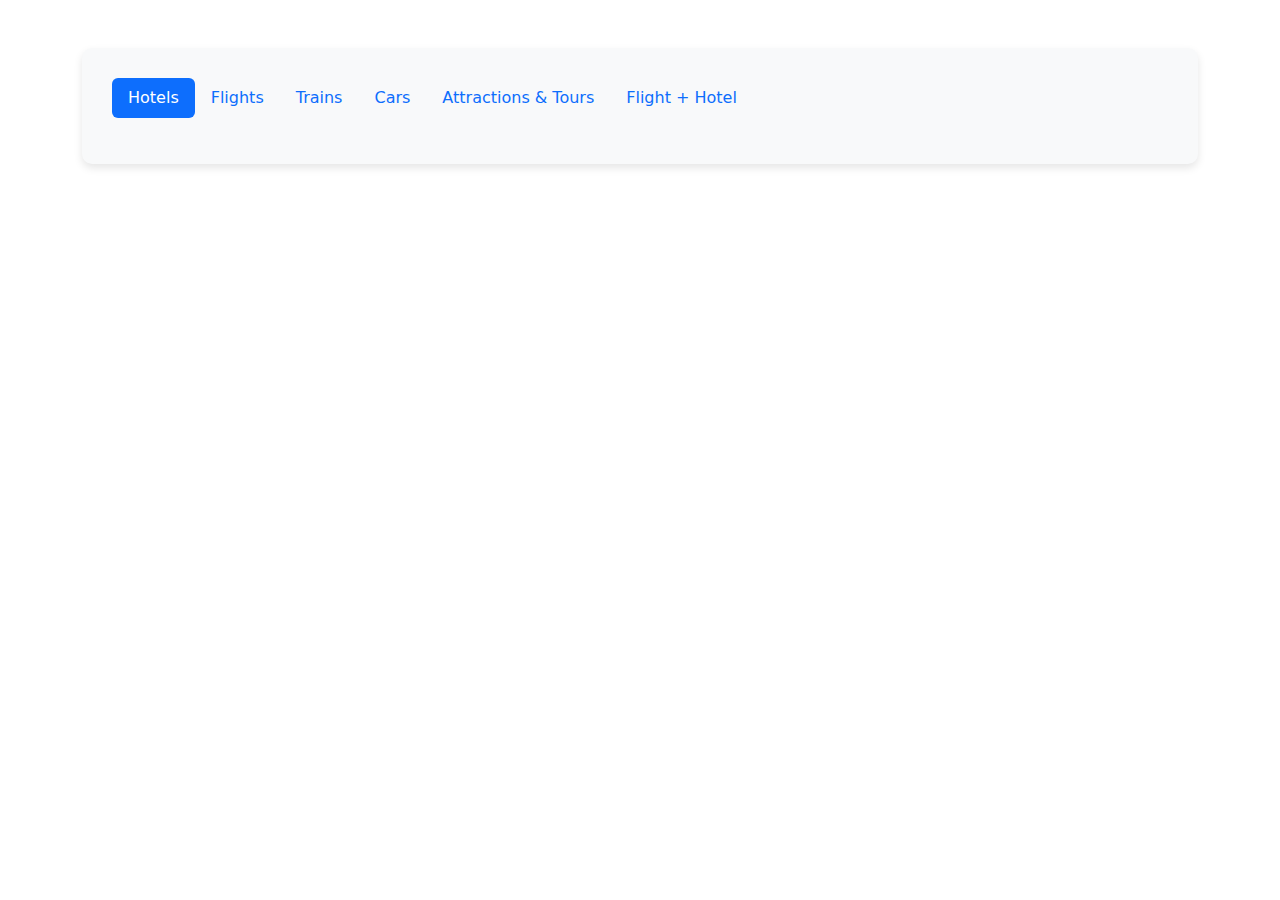
<file: test.html>
<!DOCTYPE html>
<html lang="en">
<head>
    <meta charset="UTF-8">
    <meta name="viewport" content="width=device-width, initial-scale=1.0">
    <title>Flight Search Form</title>
    <!-- Link to Bootstrap CSS -->
    <link href="https://cdn.jsdelivr.net/npm/bootstrap@5.3.0-alpha1/dist/css/bootstrap.min.css" rel="stylesheet">
    <style>
        .search-container {
            background-color: #f8f9fa;
            padding: 30px;
            border-radius: 10px;
            box-shadow: 0 4px 8px rgba(0,0,0,0.1);
            max-width: 1200px;
            margin: auto;
        }
        .btn-custom {
            background-color: #007bff;
            color: white;
        }
        .form-control, .btn {
            border-radius: 5px;
        }
    </style>
</head>
<body>

<div class="container mt-5">
    <div class="search-container">
        <!-- Navigation tabs -->
        <ul class="nav nav-pills mb-3" id="pills-tab" role="tablist">
            <li class="nav-item" role="presentation">
                <a class="nav-link active" id="pills-home-tab" data-bs-toggle="pill" href="#pills-home" role="tab" aria-controls="pills-home" aria-selected="true">Hotels</a>
            </li>
            <li class="nav-item" role="presentation">
                <a class="nav-link" id="pills-profile-tab" data-bs-toggle="pill" href="#pills-profile" role="tab" aria-controls="pills-profile" aria-selected="false">Flights</a>
            </li>
            <li class="nav-item" role="presentation">
                <a class="nav-link" id="pills-contact-tab" data-bs-toggle="pill" href="#pills-contact" role="tab" aria-controls="pills-contact" aria-selected="false">Trains</a>
            </li>
            <li class="nav-item" role="presentation">
                <a class="nav-link" id="pills-cars-tab" data-bs-toggle="pill" href="#pills-cars" role="tab" aria-controls="pills-cars" aria-selected="false">Cars</a>
            </li>
            <li class="nav-item" role="presentation">
                <a class="nav-link" id="pills-tours-tab" data-bs-toggle="pill" href="#pills-tours" role="tab" aria-controls="pills-tours" aria-selected="false">Attractions & Tours</a>
            </li>
            <li class="nav-item" role="presentation">
                <a class="nav-link" id="pills-hotel-tab" data-bs-toggle="pill" href="#pills-hotel" role="tab" aria-controls="pills-hotel" aria-selected="false">Flight + Hotel</a>
            </li>
        </ul>

        <!-- Tab content -->
        <div class="tab-content" id="pills-tabContent">
            <div class="tab-pane fade show active" id="pills-home" role="tabpanel" aria-labelledby="pills-home-tab">
                <!-- Search form for Hotels -->
            </div>
            <div class="tab-pane fade" id="pills-profile" role="tabpanel" aria-labelledby="pills-profile-tab">
                <!-- Flight Search Form -->
                <form>
                    <div class="row">
                        <div class="col-md-4">
                            <label for="fromLocation" class="form-label">Leaving from</label>
                            <input type="text" class="form-control" id="fromLocation" placeholder="Enter airport or city">
                        </div>
                        <div class="col-md-4">
                            <label for="toLocation" class="form-label">Going to</label>
                            <input type="text" class="form-control" id="toLocation" placeholder="Enter destination">
                        </div>
                        <div class="col-md-2">
                            <label for="departureDate" class="form-label">Date</label>
                            <input type="date" class="form-control" id="departureDate">
                        </div>
                        <div class="col-md-2">
                            <label for="returnDate" class="form-label">Return</label>
                            <input type="date" class="form-control" id="returnDate">
                        </div>
                    </div>
                    <div class="mt-3">
                        <label for="passengerInfo" class="form-label">Passengers</label>
                        <select class="form-select" id="passengerInfo">
                            <option>1 Adult, Economy</option>
                            <option>2 Adults, Economy</option>
                            <option>1 Adult, Business</option>
                        </select>
                    </div>
                    <div class="mt-3">
                        <label class="form-check-label">
                            <input type="checkbox" class="form-check-input" id="nonStopCheck">
                            Nonstop only
                        </label>
                    </div>
                    <div class="mt-3">
                        <button type="submit" class="btn btn-custom">Search</button>
                    </div>
                </form>
            </div>
            <div class="tab-pane fade" id="pills-contact" role="tabpanel" aria-labelledby="pills-contact-tab">
                <!-- Trains Search Form -->
            </div>
            <div class="tab-pane fade" id="pills-cars" role="tabpanel" aria-labelledby="pills-cars-tab">
                <!-- Car Rental Form -->
            </div>
            <div class="tab-pane fade" id="pills-tours" role="tabpanel" aria-labelledby="pills-tours-tab">
                <!-- Tours Search Form -->
            </div>
            <div class="tab-pane fade" id="pills-hotel" role="tabpanel" aria-labelledby="pills-hotel-tab">
                <!-- Flight + Hotel Search Form -->
            </div>
        </div>
    </div>
</div>

<!-- Bootstrap JS -->
<script src="https://cdn.jsdelivr.net/npm/bootstrap@5.3.0-alpha1/dist/js/bootstrap.bundle.min.js"></script>
</body>
</html>
</file>
